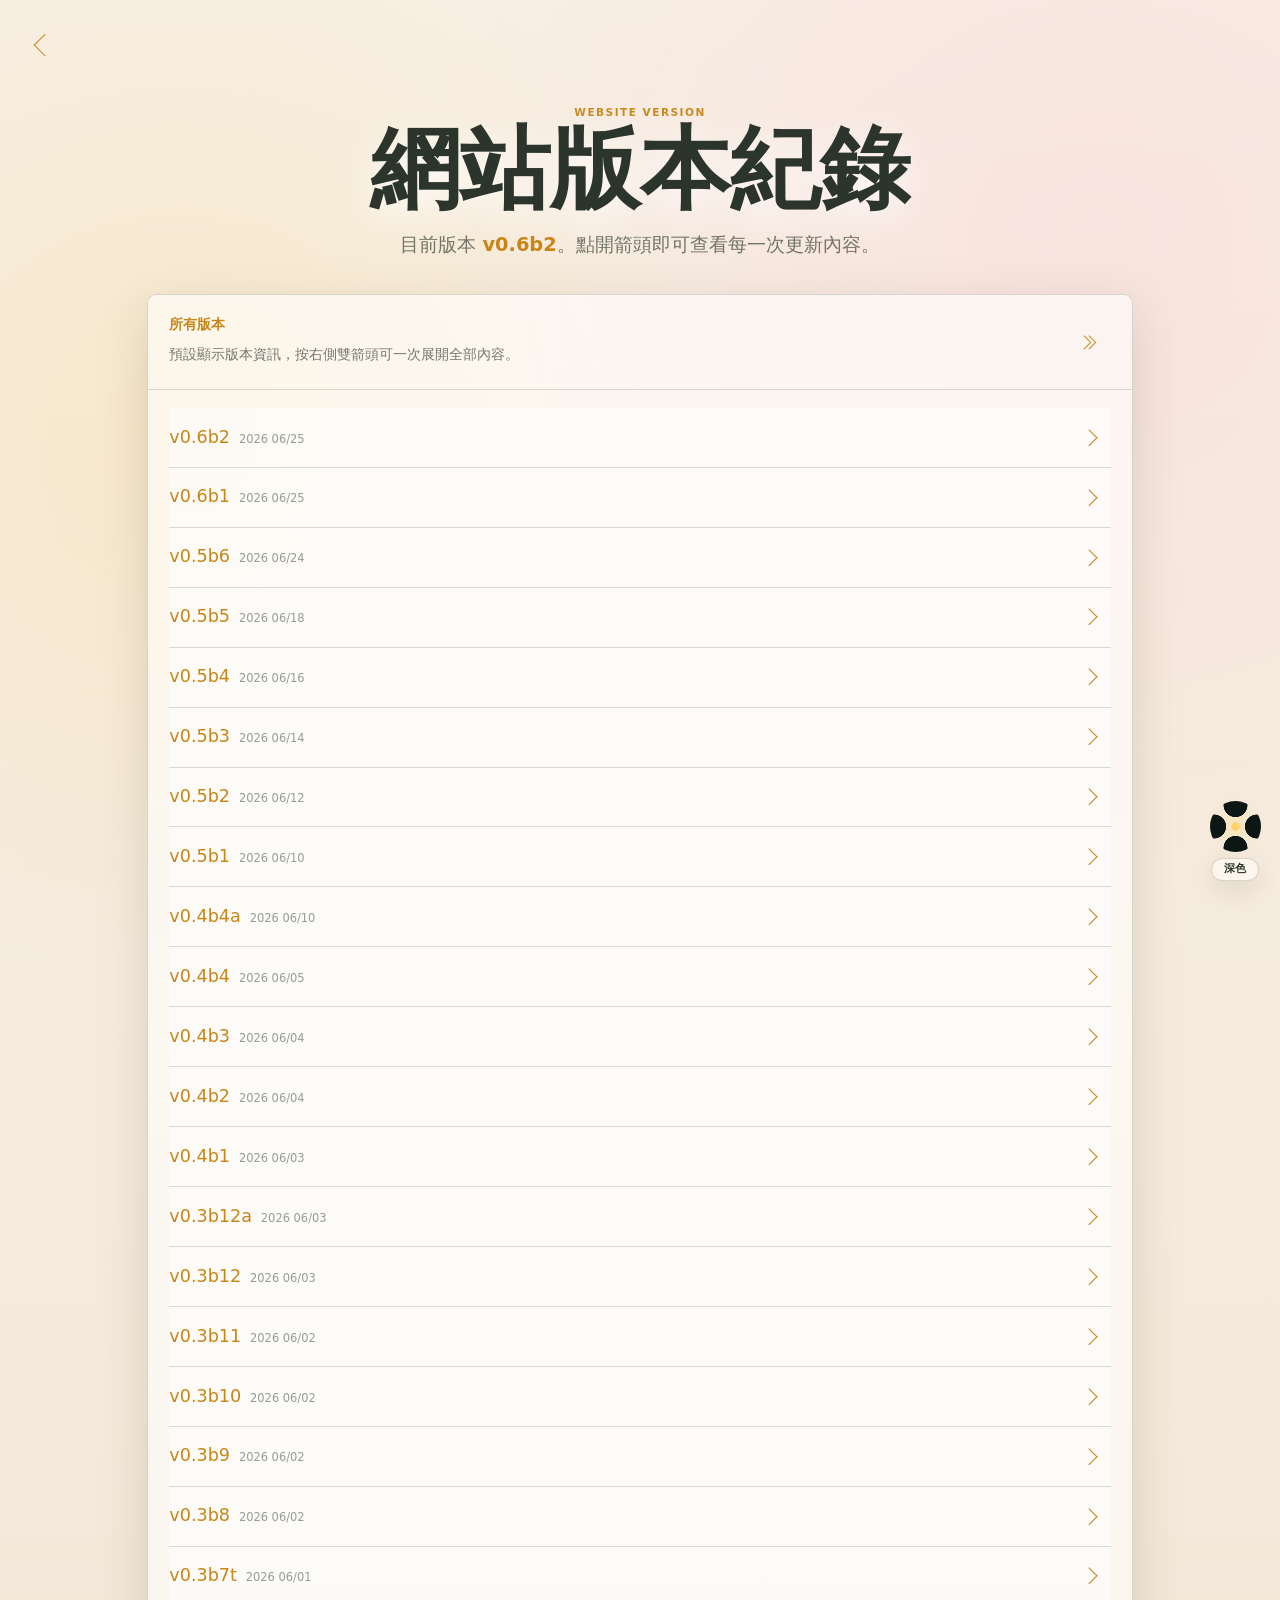
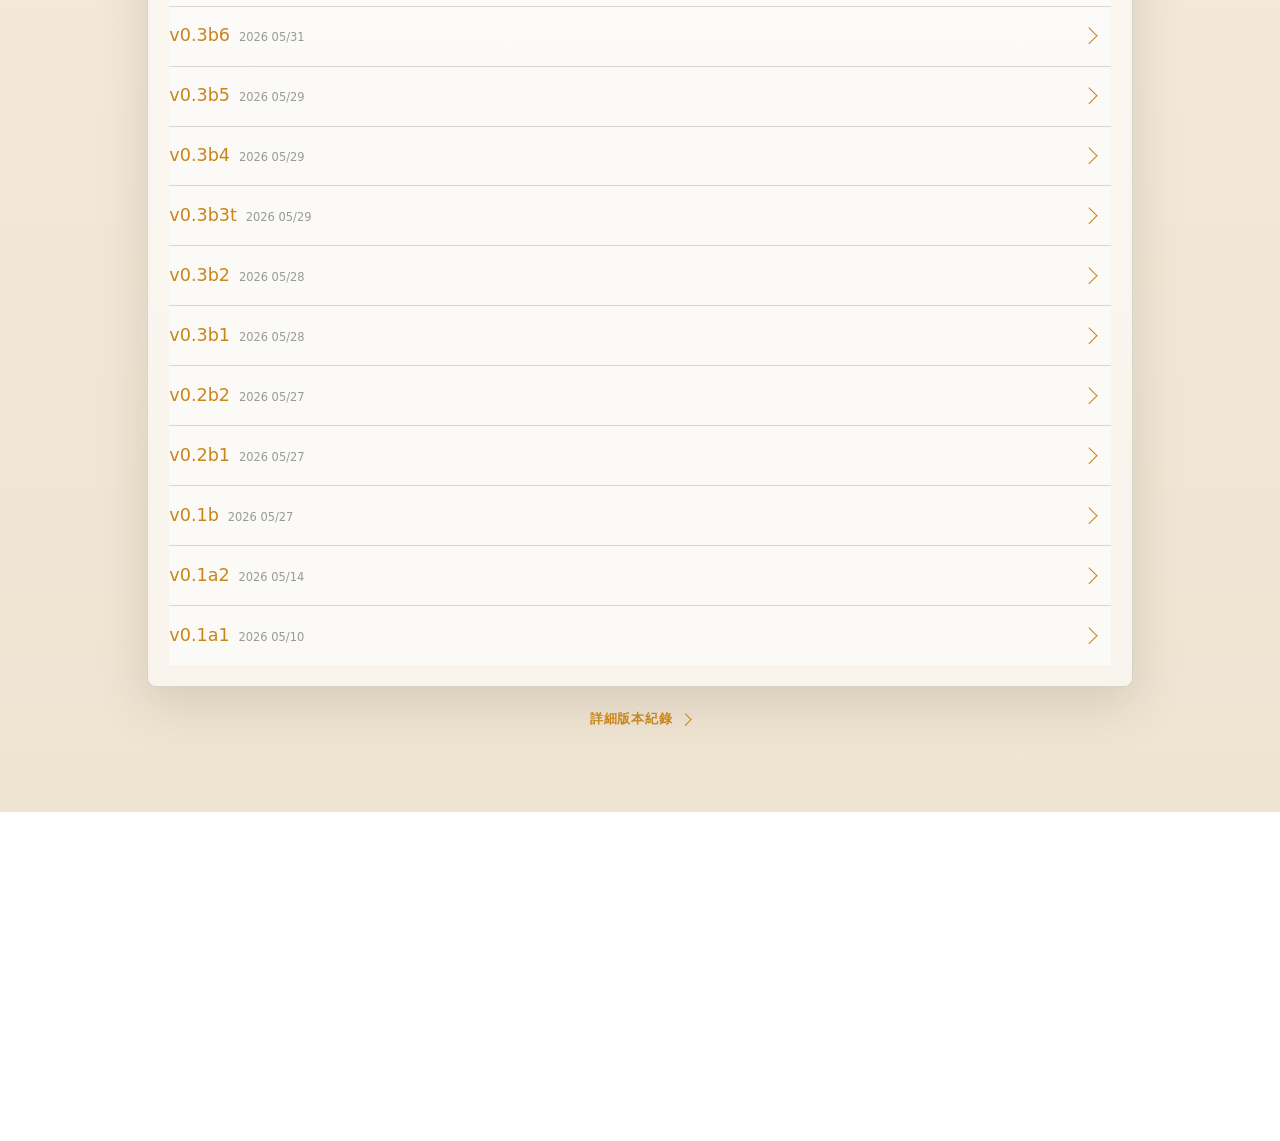
<file: version.html>
<!DOCTYPE html>
<html lang="zh-Hant">
  <head>
    <script type="text/javascript">
    (function(c,l,a,r,i,t,y){
        c[a]=c[a]||function(){(c[a].q=c[a].q||[]).push(arguments)};
        t=l.createElement(r);t.async=1;t.src="https://www.clarity.ms/tag/"+i;
        y=l.getElementsByTagName(r)[0];y.parentNode.insertBefore(t,y);
    })(window, document, "clarity", "script", "x4n1hvvvhy");
</script>
    <!-- Google tag (gtag.js) -->
<script async src="https://www.googletagmanager.com/gtag/js?id=G-SZGV340QNG"></script>
<script>
  window.dataLayer = window.dataLayer || [];
  function gtag(){dataLayer.push(arguments);}
  gtag('js', new Date());

  gtag('config', 'G-SZGV340QNG');
</script>
    <meta charset="UTF-8" />
    <meta name="viewport" content="width=device-width, initial-scale=1.0" />
    <meta name="theme-color" content="#f6efe4" />
    <title>網站版本紀錄｜Secret Garden</title>
    <link rel="icon" type="image/png" href="assets/favicon-secret-garden-max.png?v=20260603-01" />
    <link rel="stylesheet" href="styles.css?v=20260625-06b2-1" />
  </head>
  <body class="version-page" data-theme="light">
    <div class="ambient-layer" aria-hidden="true">
      <canvas id="petal-canvas"></canvas>
    </div>

    <a class="version-back-link" id="version-back-link" href="index.html#version-archive" aria-label="關閉版本紀錄並回到秘密花園主網站">
      <span aria-hidden="true"></span>
    </a>

    <main class="version-page-main">
      <section class="version-page-hero" aria-labelledby="version-page-title">
        <p class="eyebrow">Website Version</p>
        <h1 id="version-page-title">網站版本紀錄</h1>
        <p>目前版本 <strong>v0.6b2</strong>。點開箭頭即可查看每一次更新內容。</p>
      </section>

      <section class="version-archive version-page-archive is-open" id="version-page-archive" aria-label="網站版本紀錄">
        <div class="version-toggle">
          <div class="version-summary version-page-summary">
            <span>
              <strong>所有版本</strong>
              <small>預設顯示版本資訊，按右側雙箭頭可一次展開全部內容。</small>
            </span>
          </div>
          <div class="version-actions" aria-label="版本內容顯示模式">
            <button class="version-arrow version-all-toggle" id="version-page-all-toggle" type="button" aria-expanded="false" aria-label="展開所有版本內容">
              <i aria-hidden="true"></i>
              <i aria-hidden="true"></i>
            </button>
          </div>
        </div>
        <div class="version-panel" id="version-page-panel">
          <div class="version-panel-inner timeline version-page-list">
            <article class="version-item"><div class="version-item-heading"><h3>v0.6b2</h3><time class="version-item-date">2026 06/25</time></div><p>- 暫時移除複雜的音效控制播放引擎，專輯聆聽回到單一音樂檔案播放，避免 Music SFX、Ambience 與同步等待流程造成播放卡死。

                    - 專輯曲目改讀取 assets/audio/Music 中的完整音樂檔；花朵綻放音效保留使用 assets/audio/Bloom 中的音檔。

                    - 保留專輯播放、播放次數、本機音檔、計時器、循環與隨機播放等主要功能，音效控制器入口暫時停用。

                    - 修復 v0.6b2 首版開花音效消失的問題，花朵綻放現在會重新直接播放 Bloom 資料夾中的對應音效。
                  </p></article>
            <article class="version-item"><div class="version-item-heading"><h3>v0.6b1</h3><time class="version-item-date">2026 06/25</time></div><p>- 重構聯網音訊預載策略，停止首頁同時載入九條循環 Ambience，避免與使用者實際點播的音樂及 Music SFX 搶占頻寬。

                    - 背景預載只負責暖機瀏覽器快取，正式播放使用獨立音訊元素；系統優先循序準備小型開花音效與目前曲目，其餘專輯音檔改為播放後按需準備。

                    - 全面檢查 320px 與 390px 手機版排版，補強底部導覽、八色入口、工具列、播放器、曲目卡與協力人員區域的空間和觸控尺寸。

                    - 手機版音效控制器改為雙欄卡片排列，每軌將名稱、控制按鈕與音量推桿分層顯示，在小尺寸螢幕上仍不重疊或產生水平捲動。

                    - 修正聯網播放時開花音效、主音樂與 Music SFX 可能因預載流程互相取消而卡死的問題；同步調整手機版種花模式切換、留言檢視與草原捲動手勢。
                  </p></article>
            <article class="version-item"><div class="version-item-heading"><h3>v0.5b6</h3><time class="version-item-date">2026 06/24</time></div><p>- 更新專輯循環、單曲循環與隨機播放圖示，新增專輯不循環模式與整輪不重複的隨機播放佇列。

                    - 新增多檔本機音樂播放清單，可拖曳排序、點擊播放或刪除；本機曲目會排在原專輯曲目前方。

                    - 新增 1 至 280 分鐘播放計時器，倒數完成後會自動停止音樂、Music SFX 與循環音效。

                    - 調整循環音效開關：音樂與 Music SFX 暫停且沒有其他循環音效時，開關會同步顯示暫停；再次開啟可暫時播放目前 Music SFX 軌道所對應的循環音效，恢復音樂後會從原暫停時間切回 Music SFX。

                    - 將計時器與匯入本機音檔移至音效控制按鈕同一列，本機播放清單則移至十首專輯曲目下方。

                    - 修正快速切歌時舊曲目 Music SFX 可能殘留播放的問題；調整專輯工具列與長曲名排版，並將大播放器左側替換為 Secret Garden Vol. I 正式專輯封面。

                    - 重新整理正方形封面下的大播放器上下構圖，縮短進度條並精簡計時器／本機音檔工具列；Mixer 新增反映最終混音輸出的雙聲道 Master Meter 與 0 dB 過載警示。

                    - 留言花園檢視新增花朵色號；完善 Mixer 軌道圖示、純音樂 0 dB 上限、迷你播放器過載提示與長曲名捲動，並修復淺色模式文字、Mixer 底色與曲名裁切問題；園丁區新增依職務分類的協力人員名單。

                    - 主播放器的循環音效摘要改用真正的音效圖片圖示；互動引導名單固定為單列排列，窄螢幕可水平滑動且不會與頭像重疊。

                    - Master Meter 依 -10、-3 與 0 dB 分段顯示綠黃紅警示；循環音效摘要改為純圖示，並修正淺色 Mixer 推桿、Meter 刻度與新版音效開關圖示。
                  </p></article>
            <article class="version-item"><div class="version-item-heading"><h3>v0.5b5</h3><time class="version-item-date">2026 06/18</time></div><p>- 「專輯聆聽」新增可展開的音效控制器，將播放系統拆分為純音樂、Music SFX 與循環 Ambience 音效。

                    - 八色曲目改讀取 assets/audio/Album 中的純音樂，並在播放時同步啟動對應的 Music SFX；Blue 與 Gray 會同時播放兩條對應 SFX，Indigo 則維持純音樂播放。

                    - 新增九種 Ambience 軌道與一條 Music 控制軌，可調整 Mute、Solo、dB 推桿與音樂獨立暫停；使用者也可以選擇本機音檔，暫時把網站作為播放器使用。

                    - 補強播放控制：新增音效獨立按鈕、專輯循環／單曲循環／隨機播放模式、上一首按鍵重播邏輯，並讓 EQ 顯示跟隨實際混音後的音量與頻率。

                    - 修正花朵綻放音效與循環音效控制的播放狀態，避免開花後播放器卡在綻放音效顯示，並讓調整 Ambience 音量時不再重新淡入。

                    - 修正部分曲目或循環音效偶爾無聲、延遲很久才出聲的問題，讓音訊在使用者操作當下先送出播放請求，再由瀏覽器處理緩衝。

                    - 修正靜音時 EQ 仍自動波動，以及調整 Ambience 音量、Mute、Solo 時不應重新淡入或自行啟動的問題。

                    - 讓 Ambience 音量與 Solo 調整不再中斷音檔播放，並新增 Mixer 預設／自訂狀態切換按鈕。

                    - 將音效按鈕改為同時控制 Music SFX 與循環 Ambience；暫停音效時 Music SFX 會改為靜音而不停止播放，避免與音樂時間軸錯開。

                    - Music SFX 軌道新增暫停按鈕；音樂暫停時可讓對應軌道暫時改播循環音效，音樂恢復後會回到原 Music SFX 時間點。

                    - 本機音檔也會在網站內計算播放次數，長檔名會自動捲動顯示；同時將隨機播放與循環模式拆成兩個小型無框按鈕。

                    - 優化專輯音訊讀取與同步起播，讓音樂與 Music SFX 等待同一組音檔 ready 後一起播放；等待時會顯示「正在讀取網站」與花朵生長動畫。

                    - 讀取音樂時新增略過按鈕、今日花語提示與隨機花瓣讀取動畫，並加入隱藏式 Console Log 供後續追蹤音訊流程。

                    - 已成功預載的音檔在快速切歌時改為靜默等待同步，不再重複顯示讀取頁；讀取花則改為與花朵綻放一致的八瓣單色造型。

                    - 循環音效尚未 ready 時會在該軌音量位置顯示讀取轉圈，並修正總音樂恢復後 Music SFX 暫停狀態未同步消失的問題。

                    - 修正循環音效偶發顯示已啟用卻無聲的問題，清除殘留音量排程，並加入播放進度監測與自動恢復機制。
                  </p></article>
            <article class="version-item"><div class="version-item-heading"><h3>v0.5b4</h3><time class="version-item-date">2026 06/16</time></div><p>- 新增了「花朵綻放」八色花朵的獨立網址入口，可使用 #red_bloom、#orange_bloom、#yellow_bloom、#green_bloom、#blue_bloom、#indigo_bloom、#purple_bloom、#violet_bloom、#gray_bloom 直接進入對應花色。

                    - 為符合行動瀏覽器的音訊播放限制，深連結不會立刻自動開花，而是先顯示「歡迎來到秘密花園」與「進入花園」按鈕；訪客點擊「進入花園」後，會直接播放對應顏色的開花音效、音樂與綻放動畫，不需要再選擇顏色。

                    - 新增了新的花朵「Hope Flower」，它預設為隱藏，使用者可探索讓「希望」開花的方式，並增加了與「Hope Flower」相關的資訊及互動。
                    - 在「花朵綻放」種子列新增「回到入口」按鈕，可從已進入或已綻放狀態回到「歡迎來到秘密花園」與「進入花園」頁面。
                    - 修正專輯換歌同步「花朵綻放」時動畫沒有重播的問題，並調整右下角小花卡在退場動畫後才更換內容。
                    - 修正手機版底部導覽列在八個項目時的排列，恢復為上四個、下四個的雙行布局。
                    - 修正了「專輯聆聽」中，曲目卡的花朵背景顯示問題。
                  </p></article>
            <article class="version-item"><div class="version-item-heading"><h3>v0.5b3</h3><time class="version-item-date">2026 06/14</time></div><p>- 新增「專輯聆聽」各曲目的獨立播放次數統計，訪客播放任一曲目滿 10 秒後，網站才會替該曲目增加一次播放次，播放次數放在音樂控制器右上角。

                    - 優化了「專輯聆聽」中的曲目卡顯示。
                  </p></article>
            <article class="version-item"><div class="version-item-heading"><h3>v0.5b2</h3><time class="version-item-date">2026 06/12</time></div><p>- 將「留言板」整合進「種下一些花」區域，新增「種花／留言花園」雙模式切換，並且將顯示預設為「留言花園」。原本的種花功能維持原狀，留言花園則變成一塊可縮放、可瀏覽、可種下留言花的大草原。使用者若要種花則需要留下今天的一句話，或是任何文字。並且可以自訂（或隨機）留言花朵的顏色，選定留言花朵種植位置後，即可將留言公開。使用者亦可以在花園內瀏覽其他人的留言，但無法擅自刪除留言（包括自己留下的）。

                    - 留言內容限制提高為 1 至 500 字，新增選填的 20 字心情欄位。
                  </p></article>
            <article class="version-item"><div class="version-item-heading"><h3>v0.5b1</h3><time class="version-item-date">2026 06/10</time></div><p>- 新增「留言板」功能區，位置放在「花語圖鑑卡」之後、「花園的園丁們」之前，讓訪客可以在秘密花園中留下 1 至 200 字的留言，也能瀏覽其他使用者留下的內容。

                    - 導覽列新增 Messages 入口，桌機與行動裝置版都可直接跳轉至留言板；手機版導覽列同步調整為可容納新增項目的兩排行動排版。
                    - 串接 Supabase 作為留言儲存端，達成雲端儲存/讀取最近留言、送出新留言與手動重新整理留言列表。留言板具有狀態提示、字數計數、送出中狀態與錯誤訊息，若資料表或權限尚未設定完成，使用者會看到明確的送出或讀取失敗提示。桌機版採左右雙欄，行動裝置版改為上下排列，並讓留言內容保留使用者輸入的換行與自然斷行。
                  </p></article>
             <article class="version-item"><div class="version-item-heading"><h3>v0.4b4a</h3><time class="version-item-date">2026 06/10</time></div><p>- 將「專輯聆聽」更名為「專輯試聽」
                   - 將歌曲「Secret Flower（勿忘我）」更名為「Hope Flower（希望之花）」
                   - 修正了「活動紀錄」中的一些資訊錯誤。
                  </p></article>
            <article class="version-item"><div class="version-item-heading"><h3>v0.4b4</h3><time class="version-item-date">2026 06/05</time></div><p>- 微調行動裝置版右下角深淺色切換小花的位置，讓它更靠近底部，同時保留與底部導覽列之間的安全距離。
                    - 修正手機捲動頁面時，瀏覽器網址列收合與展開造成視窗高度連續變化，進而使落下花瓣被反覆重建、看起來高速亂飛的問題。
                    - 修正「專輯聆聽」區，曲目卡與相關卡片中文字靠近邊界時可能被裁切的問題。
                    - 優化「種下一些花」放大／縮小按鈕的縮小狀態圖示，讓雙箭頭距離更清楚；並修正手機版從首頁八色花入口跳到「花朵綻放」時定位太高、較難看見互動框下半部的問題。

                    - 優化手機版中「花朵綻放」的互動區域排版。
                    - 微調手機版首頁八色小花跳轉至「花朵綻放」時的捲動位置。
                    - 調整「活動紀錄」中的網站版本入口位置，將傳送門移至今日花語卡片下方，改為無框文字樣式，點擊文字、版本號或箭頭都會以新分頁開啟 version.html。

                    - 擴充「種下一些花」舞台的可種植範圍，讓原先上方空白區也可以被點擊並種下花朵。
                    - 手機版「種下一些花」區域整體再縮小約 20%，讓種花舞台在直式螢幕中更容易一次看清楚。
                    - 在 version.html 底部新增「詳細版本紀錄」入口，可直接前往完整更新日誌。
                    - 網站已開啟後台分析與使用者互動收集。
                  </p></article>
            <article class="version-item"><div class="version-item-heading"><h3>v0.4b3</h3><time class="version-item-date">2026 06/04</time></div><p>- 針對行動裝置版進行第三次排版優化：提高右上角迷你音樂控制器與底部導覽列的不透明度，降低與背景文字互相干擾的狀況。

                    - 修正「花朵綻放」中彩色花與綻放花朵在不同比例螢幕中的位移與解體問題，讓花瓣、花蕊與莖以整體方式縮放與排列。

                    - 調整手機版「花朵綻放」中的花語卡尺寸、置中位置與種子選取外框距離。
                    - 精簡手機版深淺色切換按鈕標籤。
                    - 新增了「種下一些花」中的種花區域放大按鈕。
                    - 調整淺色模式中「今日花語」祝福文字顏色，使其與標題色一致。
                  </p></article>
            <article class="version-item"><div class="version-item-heading"><h3>v0.4b2</h3><time class="version-item-date">2026 06/04</time></div><p>- 針對行動裝置版進行第二次排版優化：首頁八色花、花朵綻放、線上花園、專輯聆聽、花語圖鑑、活動紀錄與聯絡按鈕皆調整為更適合手機直式螢幕的顯示方式。

                    - 修正手機播放器圖示、迷你播放器開關與自動收合邏輯，並停用快速雙擊縮放。
                    - 調整行動版網站版本紀錄收合時的回捲位置，使畫面回到版本紀錄欄位。

                    - 已知問題：在某些頁面中仍然能進行雙擊縮放。
                  </p></article>
            <article class="version-item"><div class="version-item-heading"><h3>v0.4b1</h3><time class="version-item-date">2026 06/03</time></div><p>- 針對行動裝置版進行第一次排版優化。
                  </p></article>
            <article class="version-item"><div class="version-item-heading"><h3>v0.3b12a</h3><time class="version-item-date">2026 06/03</time></div><p>- 修改了「活動紀錄」為只透過右側箭頭展開，並新增關閉狀態專用簡介文字。
                    - 將今日花語改為僅有隨機顯示，並將隨機按鍵改為單一白色循環箭頭按鈕。
                    - 將活動紀錄翻頁動畫延長至 0.80 秒，並讓最後一頁提示文字也套用相同滑入動畫。
                  </p></article>
            <article class="version-item"><div class="version-item-heading"><h3>v0.3b12</h3><time class="version-item-date">2026 06/03</time></div><p>- 新增了「活動紀錄」中，今日花語的可互動式功能，包括更換花語祝福，及隨機挑選一句祝福功能。

                    - 優化了「活動紀錄」中，今日花語在深色模式下的標題顏色。
                    - 修改了「活動紀錄」中，已完成和即將到來的事項。
                    - 將「活動紀錄」中的各文章區塊改為下拉式選單，關閉時只顯示標題與第一行摘要，展開後顯示全文。

                    - 固定「今日花語」高度，優化活動紀錄下拉式欄位、展開間距與排序定位。
                    - 新增了「專輯聆聽」中，「紫」的完整樂曲。
                  </p></article>
            <article class="version-item"><div class="version-item-heading"><h3>v0.3b11</h3><time class="version-item-date">2026 06/02</time></div><p>- 優化了非 Chrome 瀏覽器中的動畫效能，降低右下角深淺色切換小花與頁面轉跳時的卡頓。

                    - 修正了花瓣背景動畫在非 Chrome 瀏覽器中造成的更新頻率與渲染負擔。
                    - 降低初始音訊預載量，優化網站初次載入速度。
                    - 修正非 Chrome 瀏覽器中，深淺色切換動畫卡頓，以及「合作與聯絡」區域的四顆按鈕異常位移的問題。</p></article>
            <article class="version-item"><div class="version-item-heading"><h3>v0.3b10</h3><time class="version-item-date">2026 06/02</time></div><p>- 優化了「專輯聆聽」中的 EQ 運作邏輯，讓顯示更容易閱讀。
                    - 優化了「專輯聆聽」中，EQ 的備援判斷邏輯。
                    - 優化了「專輯聆聽」中，EQ 的顯示方式。
                    - 修正了音樂音量較小時，EQ 會錯誤切換為備援假波動的問題。
                    - 修正了「背景音樂控制器」的樂曲名稱顯示問題。
                    - 修正了「專輯聆聽」中，EQ 在「Welcome to the Secret Garden」播放時的顯示問題。
                    
                    - 修正了Windows版中，種子游標的錯誤靈敏度問題。
                    </p></article>
            <article class="version-item"><div class="version-item-heading"><h3>v0.3b9</h3><time class="version-item-date">2026 06/02</time></div><p>- 優化了網站讀取速度。
                    - 優化了音樂「紫」的音量平衡。
                    - 修正了「活動紀錄」關於當前版本號在下拉式選單進行收合後會異常顯示的錯誤
                    - 將網站從「netlify.com」遷至「github.io」。</p></article>
            <article class="version-item"><div class="version-item-heading"><h3>v0.3b8</h3><time class="version-item-date">2026 06/02</time></div><p>- 修正了音樂播放系統的癱瘓錯誤。
                    - 新增了「活動紀錄」中，顯示當前版本與版本歷史的下拉式選單。</p></article>
            <article class="version-item"><div class="version-item-heading"><h3>v0.3b7t</h3><time class="version-item-date">2026 06/01</time></div><p>- 優化了「專輯聆聽」中的EQ運作邏輯，讓顯示更容易閱讀。
                    - 優化了「專輯聆聽」中，每首樂曲之間的音量平衡。
                    - 新增了「專輯聆聽」中，「紫」的樂曲，此為測試文件，尚未完成。

                    - 已知問題：音樂播放系統癱瘓。
                  </p></article>
            <article class="version-item"><div class="version-item-heading"><h3>v0.3b6</h3><time class="version-item-date">2026 05/31</time></div><p>- 新增了主頁中的 Logo 顯示。
                    - 優化了右上角回到首頁按鈕的顯示，將 Logo 替換為秘密花園之Logo，並改在主頁時顯示「Welcome」、在其他頁顯示「Secret Garden」。

                    - 新增了游標的顯示，將網站內游標改為顏色種子，當游標進入可互動區域後會發芽。

                    - 優化了網站內的文字敘述。
                    - 將「開花體驗」更名為「花朵綻放」
                    - 優化了「花朵綻放（開花體驗）」的彩色花朵顯示方式。
                    - 將「花朵綻放（開花體驗）」的播放系統與「專輯聆聽」的播放系統整合。
                    - 新增了「花朵綻放（開花體驗）」中，「藍、靛、紫、灰」的開花音效。
                    - 修正了「種下一些花」中的「Gray」顏色，改為「#acbe9a」。
                    - 優化了「專輯聆聽」中的項目，包含：新增作曲家的英文藝名、調整樂曲選擇的佈局、將EQ改至「正在播放」區域、修正了樂曲進度條在淺色模式下的顯示錯誤。

                    - 優化了「花園的園丁們」之排版顯示。
                    - 優化了「背景音樂控制器」中，「轉跳至專輯聆聽」的按鈕位置與顯示，以及修正「背景音樂控制器」為永恆顯示。
                  </p></article>
            <article class="version-item"><div class="version-item-heading"><h3>v0.3b5</h3><time class="version-item-date">2026 05/29</time></div><p>- 修正了「開花體驗」的顯示，將彩色花瓣被說明文字蓋過的問題解決，並把花蕊與花瓣錯位的問題解決。

                    - 將「開花體驗」中的八色種子位置改為置中。
                    - 新增了「開花體驗」中，右下角花語小卡連結至「花語圖鑑卡」的功能。
                  </p></article>
            <article class="version-item"><div class="version-item-heading"><h3>v0.3b4</h3><time class="version-item-date">2026 05/29</time></div><p>- 修正了「專輯聆聽」中，樂曲選擇的花朵背景圖片顯示問題。
                    - 優化了「專輯聆聽」中的播放事件。將暫停時的淡出時長縮減 30%，並加入繼續播放時淡入、切換歌曲時淡出。

                    - 優化了「背景音樂控制器」操作提示的水平位置，以及行為模式。
                  </p></article>
            <article class="version-item"><div class="version-item-heading"><h3>v0.3b3t</h3><time class="version-item-date">2026 05/29</time></div><p>- 修正了「專輯聆聽」中，EQ動態的顯示問題。
                    - 修正了「背景音樂控制器」操作提示的顯示問題。
                   
                    - 已知問題：「專輯聆聽」中的樂曲選擇圖片背景出現顯示問題。
                  </p></article>
            <article class="version-item"><div class="version-item-heading"><h3>v0.3b2</h3><time class="version-item-date">2026 05/28</time></div><p>- 縮減網頁佈局至80%。
                    - 將主頁的「Enter the Garden」按鈕從原先導向「種下一些花」改為導向至「開花體驗」。

                    - 新增了「專輯聆聽」中每首音樂的背景圖片，圖片為「花語圖鑑卡」中對應該色的花朵，並把播放中動畫改為EQ動態顯示。

                    - 優化了「背景音樂控制器」，將音樂控制功能整合進彈出式互動控制器，並在控制器中新增「轉跳至專輯聆聽」之按鈕，並增加了「背景音樂控制器」的操作提示。

                    - 補上了「聯絡方式」中的「Instagram」及「YouTube」連結功能。
                    - 優化了「深淺模式切換花朵」的點擊動畫。
                    - 新增了「深淺模式切換花朵」的待機動畫。
                  </p></article>
            <article class="version-item"><div class="version-item-heading"><h3>v0.3b1</h3><time class="version-item-date">2026 05/28</time></div><p>- 優化主頁副標題之顯示方式。並且把主頁下方的八色花色號校準至與小花卡色號一致。

                    - 將「開花網站」回歸於此新網站，該區域在「關於秘密花園」下方，並命名為「開花體驗」，使用者可以選擇一種顏色來讓其綻放成一朵花，並搭配相應的開花音效 與顏色音樂。此版本缺少「藍、靛、紫、灰」的開花音效，以「紅、橙、黃、綠」之開花音效暫時代替，並且已有「藍、靛、灰」之顏色音樂、缺少「紫」。「開花體驗」的播放系統為單獨控制，由該區右上角的按鈕控制音樂的播放/停止。

                    - 將「線上花園入口」更名為「種下一些花」，並把該區的八色名稱更改為與「小花卡圖鑑」區域相同，並將「Blooming Now」改為「Blooming」。

                    - 將「音樂/專輯宇宙」區域更名為「專輯聆聽」，並導入10首音樂的播放控制，包含上一首、下一首、暫停/播放，及播放進度條，也加入作曲者、曲目時長、曲目編號及播放中動畫等。

                    - 將「背景音樂」功能接上專輯聆聽播放系統，於右上角區域控制上一首、下一首、暫停/播放。此系統獨立於「開花體驗」的播放系統。

                    - 將「小花卡圖鑑」更名為「花語圖鑑卡」，並將「Gray｜灰」的色號從「#7f877d」改為「#acbe9a」。

                    - 將「團隊與園丁們」更名為「花園的園丁們」，並且加上了成員照片、職位、其餘資訊等等。

                    - 將「合作與聯絡」中的「Email」按鈕連線至秘密花園信箱，供使用者聯絡我們。

                    - 此版本為2026 05/28創意專案簡報使用之網站版本。</p></article>
            <article class="version-item"><div class="version-item-heading"><h3>v0.2b2</h3><time class="version-item-date">2026 05/27</time></div><p>- 新增「淺色模式」，使用者可於右下角的花朵切換 深色/淺色模式。</p></article>
            <article class="version-item"><div class="version-item-heading"><h3>v0.2b1</h3><time class="version-item-date">2026 05/27</time></div><p>- 將小花卡圖鑑更新為8張：紅 山茶花、橙 金盞花、黃 向日葵、綠 鈴蘭、藍 藍繡球、靛 鳶尾、紫 薰衣草、灰 銀葉菊。分別對應八色音樂。點擊可以翻開該花卡，再次點即可關閉，右上角按鈕可一次翻開/關閉所有花卡。</p></article>
            <article class="version-item"><div class="version-item-heading"><h3>v0.1b</h3><time class="version-item-date">2026 05/27</time></div><p>- 網站建立。旨在將「秘密花園」計畫以線上平台呈現。頁面共分為八區：主頁，展示計畫名稱、簡介等；「關於秘密花園」，展示核心理念與專案起源；「線上花園入口」，透過點擊並開花來讓使用者與網站互動；「音樂/專輯宇宙」，聆聽專輯的初始樣板；「小花卡圖鑑」，為展示花語及顏色的測試區域；「團隊與園丁們」，預留團隊核心人員之資料顯示區；「活動紀錄」，為秘密花園之活動進度顯示區；「合作與聯絡」，為聯絡資訊與連結導向預備區。並預留背景音樂播放功能於右上角

                    - Beta測試版由陳映里修改及提供。
                  </p></article>
            <article class="version-item"><div class="version-item-heading"><h3>v0.1a2</h3><time class="version-item-date">2026 05/14</time></div><p>網站前身，為「開花網站」，基於v0.1a1進行新增與修改：
                    - 將進入花園前的八色種子改為八色花瓣的花朵。

                    - 新增花朵綻放時播放相應之開花音效、顏色音樂，此版本只有「紅、橙、黃、綠」具有音效及音樂，「藍、靛、紫、灰」的音效與音樂尚未加入。並且在每個花朵的右下方加入花語圖卡。
                  </p></article>
            <article class="version-item"><div class="version-item-heading"><h3>v0.1a1</h3><time class="version-item-date">2026 05/10</time></div><p>網站前身，為「開花網站」，進入花園前有八色種子出現，並以8種顏色的種子綻放成花作為特色，在此版本中會播放專輯第一首歌曲「Welcome to the Secret Garden」作為背景音樂，並且每個不同顏色的種子會有不同的祝福語。

                    - Alpha測試版由李岳鴒修改及提供。
                  </p></article>
          </div>
        </div>
      </section>
      <a class="version-detail-link" href="更新日誌/更新日誌.html">
        <span>詳細版本紀錄</span>
        <i aria-hidden="true"></i>
      </a>
    </main>

    <div class="theme-toggle" aria-label="Theme switcher">
      <button class="theme-toggle-button" id="theme-toggle" type="button" aria-label="切換到深色主題">
        <span class="theme-flower-visual" aria-hidden="true"></span>
      </button>
      <span class="theme-toggle-label" id="theme-toggle-label">深色</span>
    </div>

    <script src="version-page.js?v=20260606-01"></script>
  </body>
</html>
</file>
<file: styles.css>
:root {
  --ink: #fff8ec;
  --muted: rgba(255, 248, 236, 0.72);
  --night: #07110f;
  --moss: #132a21;
  --gold: #ffd166;
  --rose: #ff7a90;
  --aqua: #4d96ff;
  --violet: #9b5de5;
  --line: rgba(255, 248, 236, 0.18);
  --glass: rgba(9, 24, 20, 0.56);
  --shadow: 0 22px 70px rgba(0, 0, 0, 0.32);
  --panel: rgba(255, 248, 236, 0.07);
  --hero-image: url("assets/secret-garden-hero.png");
  --hero-ink: #fff8ec;
  --theme-flower-petal: #fff7e8;
  --theme-flower-center: #e5b35b;
  --theme-flower-stem: #8fa780;
  --tooltip-bg: rgba(255, 248, 236, 0.92);
  --tooltip-ink: #102019;
  --theme-wash-a: rgba(255, 209, 102, 0.22);
  --theme-wash-b: rgba(78, 205, 196, 0.2);
}

* {
  box-sizing: border-box;
}

html {
  scroll-behavior: smooth;
  overflow-anchor: none;
}

body {
  margin: 0;
  color: rgba(255, 248, 236, 0.96);
  background: var(--night);
  font-family: "Inter", "Noto Serif TC", system-ui, sans-serif;
  overflow-x: hidden;
  transition: background 360ms ease, color 360ms ease;
}

html.custom-cursor-enabled,
html.custom-cursor-enabled *,
html.custom-cursor-enabled *::before,
html.custom-cursor-enabled *::after {
  cursor: none !important;
}

html.windows-custom-cursor,
html.windows-custom-cursor *,
html.windows-custom-cursor *::before,
html.windows-custom-cursor *::after {
  cursor: var(--windows-cursor, auto) !important;
}

html.windows-custom-cursor.cursor-interactive,
html.windows-custom-cursor.cursor-interactive *,
html.windows-custom-cursor.cursor-interactive *::before,
html.windows-custom-cursor.cursor-interactive *::after {
  cursor: var(--windows-cursor-sprout, var(--windows-cursor, auto)) !important;
}

html.windows-custom-cursor.cursor-pressing,
html.windows-custom-cursor.cursor-pressing *,
html.windows-custom-cursor.cursor-pressing *::before,
html.windows-custom-cursor.cursor-pressing *::after {
  cursor: var(--windows-cursor-press, var(--windows-cursor, auto)) !important;
}

body.theme-shifting::before,
body.theme-shifting::after {
  content: "";
  position: fixed;
  inset: 0;
  z-index: 72;
  pointer-events: none;
}

body.theme-shifting::before {
  background:
    radial-gradient(circle at 32% 42%, var(--theme-wash-a), transparent 34%),
    radial-gradient(circle at 68% 58%, var(--theme-wash-b), transparent 38%),
    rgba(255, 255, 255, 0.12);
  animation: theme-wash-in 680ms ease both;
}

body.theme-shifting::after {
  background:
    radial-gradient(circle at 70% 48%, rgba(7, 17, 15, 0.22), transparent 34%),
    radial-gradient(circle at 28% 62%, rgba(255, 248, 236, 0.2), transparent 42%);
  mix-blend-mode: soft-light;
  animation: theme-wash-out 680ms ease both;
}

html.performance-lite body.theme-shifting::before {
  background: color-mix(in srgb, var(--night), transparent 62%);
  animation: theme-lite-fade 360ms ease both;
  transform: translateZ(0);
}

html.performance-lite body.theme-shifting::after {
  content: none;
}

body[data-theme="light"] {
  --ink: #2f382f;
  --muted: rgba(63, 70, 58, 0.72);
  --night: #fbf4ea;
  --moss: #eff1df;
  --gold: #c88619;
  --rose: #d7797f;
  --aqua: #699a86;
  --violet: #8a74b9;
  --line: rgba(71, 83, 63, 0.2);
  --glass: rgba(255, 250, 243, 0.72);
  --shadow: 0 18px 56px rgba(95, 79, 55, 0.18);
  --panel: rgba(255, 255, 255, 0.58);
  --hero-image: url("assets/light-garden-bg.jpg");
  --hero-ink: #2b352c;
  --theme-flower-petal: #0c1713;
  --theme-flower-center: #ffd166;
  --theme-flower-stem: #253d34;
  --tooltip-bg: rgba(255, 251, 246, 0.86);
  --tooltip-ink: #263328;
  --theme-wash-a: rgba(255, 249, 241, 0.84);
  --theme-wash-b: rgba(215, 121, 127, 0.18);
  color: var(--ink);
}

body.sound-on .sound-bars i {
  animation-play-state: running;
}

@keyframes theme-wash-in {
  0% {
    opacity: 0;
    transform: scale(0.98);
  }
  38% {
    opacity: 0.9;
  }
  100% {
    opacity: 0;
    transform: scale(1.04);
  }
}

@keyframes theme-wash-out {
  0% {
    opacity: 0.62;
    transform: scale(1.04);
  }
  100% {
    opacity: 0;
    transform: scale(0.98);
  }
}

@keyframes theme-lite-fade {
  0% {
    opacity: 0;
  }
  45% {
    opacity: 0.48;
  }
  100% {
    opacity: 0;
  }
}

@keyframes theme-flower-native-spin {
  to {
    transform: translate3d(0, 0, 0) rotate(360deg);
  }
}

@keyframes theme-flower-native-boost {
  0% {
    transform: translate3d(0, 0, 0) rotate(0deg);
  }
  18% {
    transform: translate3d(0, 0, 0) rotate(46deg);
  }
  58% {
    transform: translate3d(0, 0, 0) rotate(330deg);
  }
  100% {
    transform: translate3d(0, 0, 0) rotate(540deg);
  }
}

a {
  color: inherit;
  text-decoration: none;
}

button {
  color: inherit;
  font: inherit;
}

.ambient-layer {
  position: fixed;
  inset: 0;
  z-index: 120;
  pointer-events: none;
}

#petal-canvas {
  width: 100%;
  height: 100%;
  display: block;
}

.cursor-orb {
  position: fixed;
  z-index: 21000;
  left: 0;
  top: 0;
  width: 20px;
  height: 20px;
  border-radius: 999px;
  pointer-events: none;
  background:
    radial-gradient(circle at 34% 30%, rgba(255, 255, 255, 0.72), transparent 0 18%, transparent 36%),
    var(--cursor-color, rgba(255, 209, 102, 0.78));
  border: 2px solid rgba(255, 255, 255, 0.68);
  opacity: 0;
  transform: translate3d(calc(var(--cursor-x, -80px) - 50%), calc(var(--cursor-y, -80px) - 50%), 0) scale(var(--cursor-scale, 0));
  transition:
    opacity 160ms ease,
    transform 180ms cubic-bezier(0.2, 0.8, 0.2, 1),
    background 180ms ease;
  mix-blend-mode: normal;
  will-change: transform, opacity;
}

.site-loading-overlay {
  position: fixed;
  inset: 0;
  z-index: 20000;
  display: grid;
  place-items: center;
  align-content: center;
  gap: 34px;
  padding: 28px;
  background:
    radial-gradient(circle at 50% 46%, rgba(255, 209, 102, 0.12), transparent 0 24%, transparent 48%),
    rgba(5, 15, 12, 0.82);
  color: var(--ink);
  opacity: 0;
  pointer-events: none;
  backdrop-filter: blur(12px);
  transition: opacity 240ms ease;
}

.site-loading-overlay.is-visible {
  opacity: 1;
}

.site-loading-overlay[hidden] {
  display: none;
}

.site-loading-overlay strong {
  font-family: "Noto Serif TC", serif;
  font-size: clamp(42px, 8vw, 96px);
  font-weight: 800;
  line-height: 1;
  text-align: center;
  text-shadow: 0 0 30px rgba(255, 209, 102, 0.22);
}

.loading-skip-button {
  position: absolute;
  top: max(22px, env(safe-area-inset-top));
  right: max(22px, env(safe-area-inset-right));
  display: inline-flex;
  align-items: center;
  gap: 12px;
  padding: 12px 16px 12px 18px;
  border: 1px solid rgba(255, 248, 236, 0.22);
  border-radius: 999px;
  background: rgba(255, 248, 236, 0.08);
  color: rgba(255, 248, 236, 0.88);
  cursor: pointer;
  pointer-events: auto;
  backdrop-filter: blur(8px);
  transition: transform 180ms ease, background 180ms ease, border-color 180ms ease;
}

.loading-skip-button:hover,
.loading-skip-button:focus-visible {
  transform: translateY(-2px);
  border-color: rgba(255, 209, 102, 0.44);
  background: rgba(255, 209, 102, 0.14);
  outline: none;
}

.loading-skip-button i {
  width: 18px;
  height: 18px;
  position: relative;
  display: inline-block;
}

.loading-skip-button i::before,
.loading-skip-button i::after {
  content: "";
  position: absolute;
  left: 50%;
  top: 50%;
  width: 18px;
  height: 2px;
  border-radius: 999px;
  background: currentColor;
  transform: translate(-50%, -50%) rotate(45deg);
}

.loading-skip-button i::after {
  transform: translate(-50%, -50%) rotate(-45deg);
}

.loading-phrase {
  min-height: 1.6em;
  margin: -12px 0 0;
  color: rgba(255, 248, 236, 0.78);
  font-family: "Noto Serif TC", serif;
  font-size: clamp(18px, 2.1vw, 28px);
  font-weight: 700;
  text-align: center;
  letter-spacing: 0;
}

.loading-flower {
  position: relative;
  width: 230px;
  height: 300px;
  transform-origin: 50% 100%;
  animation: loading-flower-cycle 2.8s ease-in-out infinite;
}

.loading-stem {
  position: absolute;
  left: calc(50% - 4px);
  bottom: 0;
  width: 8px;
  height: 188px;
  border-radius: 999px;
  background: linear-gradient(180deg, #a7e0b3, #63b97a);
  transform-origin: 50% 100%;
  animation: loading-stem-grow 2.8s ease-in-out infinite;
}

.loading-center {
  position: absolute;
  left: 50%;
  top: 100px;
  z-index: 20;
  width: 54px;
  height: 54px;
  border: 4px solid rgba(255, 248, 236, 0.9);
  border-radius: 50%;
  background: #ffe77c;
  box-shadow: 0 0 28px rgba(255, 231, 124, 0.42);
  transform: translate(-50%, -50%) scale(0.2);
  animation: loading-bloom-center 2.8s ease-in-out infinite;
}

.loading-petal {
  position: absolute;
  left: 50%;
  top: 100px;
  width: 68px;
  height: 104px;
  z-index: var(--loading-petal-layer, 1);
  border-radius: 50%;
  background: var(--loading-flower-color, #ffd166);
  box-shadow: 0 8px 22px color-mix(in srgb, var(--loading-flower-color, #ffd166), transparent 62%);
  transform-origin: 50% 100%;
  opacity: 0;
  animation: loading-petal-open 2.8s ease-in-out infinite;
}

.loading-petal.p1 {
  --loading-petal-rotate: 0deg;
  --loading-petal-layer: 1;
}

.loading-petal.p2 {
  --loading-petal-rotate: 45deg;
  --loading-petal-layer: 2;
}

.loading-petal.p3 {
  --loading-petal-rotate: 90deg;
  --loading-petal-layer: 3;
}

.loading-petal.p4 {
  --loading-petal-rotate: 135deg;
  --loading-petal-layer: 4;
}

.loading-petal.p5 {
  --loading-petal-rotate: 180deg;
  --loading-petal-layer: 5;
}

.loading-petal.p6 {
  --loading-petal-rotate: 225deg;
  --loading-petal-layer: 6;
}

.loading-petal.p7 {
  --loading-petal-rotate: 270deg;
  --loading-petal-layer: 7;
}

.loading-petal.p8 {
  --loading-petal-rotate: 315deg;
  --loading-petal-layer: 8;
}

@keyframes loading-flower-cycle {
  0%, 100% {
    transform: translateY(26px) scale(0.92);
    filter: drop-shadow(0 0 0 rgba(255, 209, 102, 0));
  }
  58%, 82% {
    transform: translateY(0) scale(1);
    filter: drop-shadow(0 0 26px rgba(255, 209, 102, 0.28));
  }
}

@keyframes loading-stem-grow {
  0%, 10%, 100% {
    transform: scaleY(0.08);
    opacity: 0.2;
  }
  40%, 86% {
    transform: scaleY(1);
    opacity: 1;
  }
}

@keyframes loading-bloom-center {
  0%, 28%, 100% {
    transform: translate(-50%, -50%) scale(0.2);
    opacity: 0;
  }
  48%, 84% {
    transform: translate(-50%, -50%) scale(1);
    opacity: 1;
  }
}

@keyframes loading-petal-open {
  0%, 36%, 100% {
    opacity: 0;
    transform: translate(-50%, -100%) rotate(var(--loading-petal-rotate, 0deg)) translateY(0) scale(0.12);
  }
  52%, 84% {
    opacity: 0.94;
    transform: translate(-50%, -100%) rotate(var(--loading-petal-rotate, 0deg)) translateY(-32px) scale(1);
  }
}

.site-console {
  position: fixed;
  left: max(18px, env(safe-area-inset-left));
  bottom: max(18px, env(safe-area-inset-bottom));
  z-index: 20500;
  width: min(520px, calc(100vw - 36px));
  max-height: min(44vh, 420px);
  display: grid;
  grid-template-rows: auto 1fr;
  border: 1px solid rgba(255, 248, 236, 0.18);
  border-radius: 8px;
  background: rgba(7, 15, 13, 0.86);
  color: rgba(255, 248, 236, 0.86);
  box-shadow: 0 18px 60px rgba(0, 0, 0, 0.34);
  backdrop-filter: blur(12px);
  overflow: hidden;
}

.site-console[hidden] {
  display: none;
}

.site-console-head {
  display: flex;
  align-items: center;
  justify-content: space-between;
  gap: 16px;
  padding: 10px 12px;
  border-bottom: 1px solid rgba(255, 248, 236, 0.12);
  color: var(--gold);
  font-family: "Inter", system-ui, sans-serif;
  font-size: 12px;
  letter-spacing: 0.08em;
  text-transform: uppercase;
}

.site-console-head button {
  width: 26px;
  height: 26px;
  border: 0;
  border-radius: 50%;
  background: transparent;
  color: rgba(255, 248, 236, 0.76);
  cursor: pointer;
  position: relative;
}

.site-console-head button::before,
.site-console-head button::after {
  content: "";
  position: absolute;
  left: 50%;
  top: 50%;
  width: 14px;
  height: 2px;
  border-radius: 999px;
  background: currentColor;
  transform: translate(-50%, -50%) rotate(45deg);
}

.site-console-head button::after {
  transform: translate(-50%, -50%) rotate(-45deg);
}

.site-console-list {
  min-height: 150px;
  overflow: auto;
  padding: 10px 12px 12px;
  font: 12px/1.55 ui-monospace, SFMono-Regular, Menlo, Monaco, Consolas, monospace;
}

.site-console-line {
  display: grid;
  grid-template-columns: 72px 1fr;
  gap: 8px;
  padding: 3px 0;
  border-bottom: 1px solid rgba(255, 248, 236, 0.05);
}

.site-console-line time {
  color: rgba(255, 209, 102, 0.72);
}

.site-console-line span {
  color: rgba(255, 248, 236, 0.82);
}

.cursor-orb::before,
.cursor-orb::after {
  content: "";
  position: absolute;
  left: 50%;
  bottom: 72%;
  opacity: 0;
  transform-origin: 50% 100%;
  transition: opacity 180ms ease, transform 190ms cubic-bezier(0.2, 0.9, 0.2, 1);
}

.cursor-orb::before {
  width: 3px;
  height: 18px;
  border-radius: 999px;
  background: linear-gradient(180deg, #93d47f, #407d47);
  transform: translateX(-50%) scaleY(0);
}

.cursor-orb::after {
  width: 13px;
  height: 8px;
  border-radius: 100% 0 100% 0;
  background: #8ed77e;
  transform: translate(0, -9px) rotate(-34deg) scale(0);
}

body.custom-cursor-active .cursor-orb,
html.custom-cursor-active > .cursor-orb {
  --cursor-scale: 1;
  opacity: 1;
}

body.cursor-pressing .cursor-orb,
html.cursor-pressing > .cursor-orb {
  --cursor-scale: 0.72;
  background:
    radial-gradient(circle at 34% 30%, rgba(255, 255, 255, 0.44), transparent 0 16%, transparent 36%),
    color-mix(in srgb, var(--cursor-color, #ffd166), #07110f 38%);
}

body.cursor-interactive .cursor-orb::before,
html.cursor-interactive > .cursor-orb::before,
body:has(a:hover, button:hover, input:hover, [role="button"]:hover, .track:hover, .flower-card:hover, .seed:hover, .bloom-seed:hover, .gate-flower:hover, .sound-cluster:hover, .theme-toggle-button:hover, .garden-stage:hover, .living-garden:hover) .cursor-orb::before {
  opacity: 1;
  transform: translateX(-50%) scaleY(1);
}

body.cursor-interactive .cursor-orb::after,
html.cursor-interactive > .cursor-orb::after,
body:has(a:hover, button:hover, input:hover, [role="button"]:hover, .track:hover, .flower-card:hover, .seed:hover, .bloom-seed:hover, .gate-flower:hover, .sound-cluster:hover, .theme-toggle-button:hover, .garden-stage:hover, .living-garden:hover) .cursor-orb::after {
  opacity: 1;
  transform: translate(0, -9px) rotate(-34deg) scale(1);
}

body[data-theme="light"] .cursor-orb {
  border-color: rgba(255, 255, 255, 0.86);
}

.site-header {
  position: fixed;
  top: 0;
  left: 0;
  right: 0;
  z-index: 50;
  display: grid;
  grid-template-columns: auto 1fr auto;
  align-items: center;
  gap: 22px;
  padding: 18px clamp(18px, 4vw, 54px);
  background: linear-gradient(180deg, rgba(4, 12, 11, 0.82), rgba(4, 12, 11, 0));
}

body[data-theme="light"] .site-header {
  background: linear-gradient(180deg, rgba(255, 249, 241, 0.92), rgba(255, 249, 241, 0));
}

.brand,
.sound-toggle,
.nav-links {
  backdrop-filter: blur(18px);
}

.brand {
  display: inline-flex;
  align-items: center;
  gap: 8px;
  font-weight: 700;
  letter-spacing: 0;
}

.brand-mark {
  width: 42px;
  height: 34px;
  display: block;
  object-fit: contain;
  filter: drop-shadow(0 4px 10px rgba(0, 0, 0, 0.16));
}

.brand-label {
  display: inline-block;
  min-width: 116px;
  transform-origin: left center;
  transition: opacity 240ms ease, transform 300ms cubic-bezier(0.2, 0.8, 0.2, 1);
}

.brand-label.is-changing {
  opacity: 0;
  transform: translateY(5px) scale(0.96);
}

.nav-links {
  position: fixed;
  top: 18px;
  left: 50%;
  transform: translateX(-50%);
  justify-self: center;
  display: flex;
  align-items: center;
  gap: 4px;
  padding: 6px;
  border: 1px solid var(--line);
  border-radius: 999px;
  background: rgba(9, 24, 20, 0.38);
}

body[data-theme="light"] .nav-links {
  background: rgba(255, 251, 246, 0.62);
  box-shadow: 0 12px 34px rgba(95, 79, 55, 0.1);
}

.nav-links a {
  padding: 9px 12px;
  border-radius: 999px;
  color: rgba(255, 248, 236, 0.74);
  font-size: 13px;
  transition: color 220ms ease, background 220ms ease;
}

body[data-theme="light"] .nav-links a {
  color: rgba(47, 56, 47, 0.68);
}

.nav-links a:hover,
.nav-links a.active {
  color: var(--ink);
  background: rgba(255, 248, 236, 0.11);
}

body[data-theme="light"] .nav-links a:hover,
body[data-theme="light"] .nav-links a.active {
  background: rgba(200, 134, 25, 0.16);
}

.sound-cluster {
  position: relative;
  display: inline-flex;
  align-items: center;
  justify-content: flex-end;
  justify-self: end;
  width: fit-content;
  z-index: 61;
}

.sound-cluster.is-open::before {
  content: "";
  position: absolute;
  top: -10px;
  right: -10px;
  width: min(368px, calc(100vw - 24px));
  height: 236px;
  pointer-events: auto;
}

.sound-cluster.is-long-title.is-open::before {
  width: min(460px, calc(100vw - 24px));
}

@media (hover: hover) and (pointer: fine) {
  .sound-cluster:not(.is-click-collapsed):hover::before {
    content: "";
    position: absolute;
    top: -10px;
    right: -10px;
    width: min(368px, calc(100vw - 24px));
    height: 236px;
    pointer-events: auto;
  }

  .sound-cluster.is-long-title:not(.is-click-collapsed):hover::before {
    width: min(460px, calc(100vw - 24px));
  }
}

.sound-toggle {
  position: relative;
  z-index: 2;
  display: inline-flex;
  align-items: center;
  justify-content: center;
  gap: 9px;
  min-height: 42px;
  max-width: 272px;
  padding: 0 14px;
  border: 1px solid color-mix(in srgb, var(--current-track-color, var(--gold)), transparent 40%);
  border-radius: 999px;
  background:
    linear-gradient(135deg, rgba(255, 255, 255, 0.08), rgba(255, 255, 255, 0.015)),
    rgba(9, 24, 20, 0.26);
  box-shadow:
    0 0 0 1px color-mix(in srgb, var(--current-track-color, var(--gold)), transparent 72%),
    0 0 28px color-mix(in srgb, var(--current-track-color, var(--gold)), transparent 64%),
    0 16px 42px rgba(0, 0, 0, 0.18);
  color: rgba(255, 255, 255, 0.96);
  text-shadow: 0 1px 10px rgba(0, 0, 0, 0.32);
  backdrop-filter: blur(20px) saturate(1.18);
  cursor: pointer;
  transition: opacity 220ms ease, transform 280ms ease, background 280ms ease, border-color 280ms ease, box-shadow 280ms ease;
}

.sound-cluster.is-long-title .sound-toggle {
  max-width: min(420px, calc(100vw - 180px));
}

body[data-theme="light"] .sound-toggle {
  background:
    linear-gradient(135deg, rgba(255, 255, 255, 0.62), rgba(255, 255, 255, 0.18)),
    rgba(255, 251, 246, 0.34);
  box-shadow:
    0 0 0 1px color-mix(in srgb, var(--current-track-color, var(--gold)), transparent 76%),
    0 0 30px color-mix(in srgb, var(--current-track-color, var(--gold)), transparent 74%),
    0 14px 42px rgba(95, 79, 55, 0.13);
  color: rgba(28, 36, 30, 0.96);
  text-shadow: 0 1px 10px rgba(255, 255, 255, 0.78);
}

.mini-track-title {
  display: inline-block;
  max-width: 0;
  opacity: 0;
  overflow: hidden;
  white-space: nowrap;
  transition: max-width 360ms ease, opacity 260ms ease;
}

.mini-track-title span {
  display: inline-block;
}

.mini-track-title.is-scrollable-title {
  -webkit-mask-image: linear-gradient(90deg, #000 0, #000 calc(100% - 18px), transparent 100%);
  mask-image: linear-gradient(90deg, #000 0, #000 calc(100% - 18px), transparent 100%);
  animation: title-edge-mask 14s linear infinite;
}

.mini-track-title.is-scrollable-title span {
  animation: title-marquee 14s linear infinite;
}

.mini-track-title {
  max-width: 190px;
  opacity: 0.96;
}

.sound-cluster.is-long-title .mini-track-title {
  max-width: min(340px, calc(100vw - 242px));
}

body.music-in-view .sound-cluster {
  opacity: 1;
  pointer-events: auto;
  transform: none;
}

.sound-cluster {
  transition: opacity 320ms ease, transform 320ms ease;
}

.music-touch-hint {
  position: absolute;
  top: calc(100% + 46px);
  left: 50%;
  right: auto;
  z-index: 0;
  padding: 14px 22px 15px;
  border-radius: 999px;
  background: transparent;
  color: rgba(255, 255, 255, 0.94);
  font-size: 17px;
  font-weight: 800;
  letter-spacing: 0;
  white-space: nowrap;
  pointer-events: none;
  opacity: 0;
  transform: translate(-50%, -6px);
  animation: music-touch-hint 4.2s ease forwards 520ms;
}

.music-touch-hint::before {
  content: "↓";
  position: absolute;
  left: 50%;
  top: -36px;
  transform: translateX(-50%);
  color: color-mix(in srgb, var(--current-track-color, var(--gold)), white 34%);
  font-size: 26px;
  text-shadow:
    0 0 18px color-mix(in srgb, var(--current-track-color, var(--gold)), transparent 28%),
    0 0 34px rgba(0, 0, 0, 0.32);
}

.music-touch-hint::after {
  content: "";
  position: absolute;
  inset: -18px -30px;
  z-index: -1;
  border-radius: 999px;
  background:
    radial-gradient(ellipse at center, rgba(3, 14, 12, 0.6) 0 34%, rgba(3, 14, 12, 0.34) 52%, transparent 78%);
  filter: blur(10px);
  backdrop-filter: blur(14px);
}

body[data-theme="light"] .music-touch-hint {
  color: rgba(32, 39, 33, 0.9);
}

body[data-theme="light"] .music-touch-hint::after {
  background:
    radial-gradient(ellipse at center, rgba(255, 255, 255, 0.78) 0 34%, rgba(255, 255, 255, 0.46) 52%, transparent 78%);
  filter: blur(12px);
}

body.music-in-view .music-touch-hint,
.sound-cluster.is-open .music-touch-hint,
  .music-touch-hint.dismissed {
  opacity: 0;
  animation: none;
}

@keyframes music-touch-hint {
  0% {
    opacity: 0;
    transform: translate(-50%, -6px);
  }
  18%, 78% {
    opacity: 1;
    transform: translate(-50%, 0);
  }
  100% {
    opacity: 0;
    transform: translate(-50%, 4px);
  }
}

@keyframes mobile-music-touch-hint {
  0% {
    opacity: 0;
    transform: translateY(-6px);
  }
  18%, 78% {
    opacity: 1;
    transform: translateY(0);
  }
  100% {
    opacity: 0;
    transform: translateY(-4px);
  }
}

.mini-player-panel {
  position: absolute;
  top: calc(100% + 8px);
  right: 0;
  z-index: 1;
  width: min(340px, calc(100vw - 32px));
  padding: 16px;
  border: 1px solid color-mix(in srgb, var(--current-track-color, var(--gold)), transparent 36%);
  border-radius: 8px;
  background:
    linear-gradient(135deg, rgba(255, 255, 255, 0.08), rgba(255, 255, 255, 0.018)),
    rgba(9, 24, 20, 0.52);
  box-shadow:
    0 0 0 1px color-mix(in srgb, var(--current-track-color, var(--gold)), transparent 74%),
    0 0 48px color-mix(in srgb, var(--current-track-color, var(--gold)), transparent 66%),
    0 28px 80px rgba(0, 0, 0, 0.26);
  backdrop-filter: blur(26px) saturate(1.2);
  opacity: 0;
  pointer-events: none;
  transform: translateY(-10px) scale(0.88);
  transform-origin: top right;
  transition: opacity 220ms ease, transform 300ms cubic-bezier(0.2, 0.8, 0.2, 1);
}

body[data-theme="light"] .mini-player-panel {
  background:
    linear-gradient(135deg, rgba(255, 255, 255, 0.68), rgba(255, 255, 255, 0.24)),
    rgba(255, 251, 246, 0.48);
  box-shadow:
    0 0 0 1px color-mix(in srgb, var(--current-track-color, var(--gold)), transparent 78%),
    0 0 52px color-mix(in srgb, var(--current-track-color, var(--gold)), transparent 76%),
    0 24px 78px rgba(95, 79, 55, 0.16);
}

.sound-cluster.is-open .mini-player-panel {
  opacity: 1;
  pointer-events: auto;
  transform: translateY(0) scale(1);
}

.sound-cluster.is-open .sound-toggle {
  border-color: color-mix(in srgb, var(--current-track-color, var(--gold)), white 18%);
  transform: translateY(-2px);
}

@media (hover: hover) and (pointer: fine) {
  .sound-cluster:not(.is-click-collapsed):hover .mini-player-panel {
    opacity: 1;
    pointer-events: auto;
    transform: translateY(0) scale(1);
  }

  .sound-cluster:not(.is-click-collapsed):hover .sound-toggle {
    border-color: color-mix(in srgb, var(--current-track-color, var(--gold)), white 18%);
    transform: translateY(-2px);
  }
}

.mini-player-title {
  display: grid;
  grid-template-columns: minmax(0, 1fr) 22px;
  align-items: center;
  gap: 8px;
  width: 100%;
  margin: 0 0 14px;
  padding: 0;
  border: 0;
  background: transparent;
  color: var(--ink);
  text-shadow: 0 1px 14px rgba(0, 0, 0, 0.34);
  overflow: visible;
  white-space: nowrap;
  text-align: left;
  cursor: pointer;
}

body[data-theme="light"] .mini-player-title {
  text-shadow: 0 1px 12px rgba(255, 255, 255, 0.82);
}

.mini-title-viewport {
  display: block;
  min-width: 0;
  max-width: 100%;
  padding-left: 5px;
  padding-right: 0;
  overflow: hidden;
  font-family: "Noto Serif TC", serif;
  font-size: 17px;
  font-weight: 800;
  line-height: 1.35;
}

.mini-title-viewport span {
  display: inline-block;
  white-space: nowrap;
}

.mini-player-title.is-custom-title-scroll .mini-title-viewport.is-scrollable-title {
  -webkit-mask-image: linear-gradient(90deg, transparent 0, #000 18px, #000 calc(100% - 18px), transparent 100%);
  mask-image: linear-gradient(90deg, transparent 0, #000 18px, #000 calc(100% - 18px), transparent 100%);
  animation: title-edge-mask 14s linear infinite;
}

.mini-title-jump-icon {
  width: 22px;
  height: 22px;
  display: inline-grid;
  place-items: center;
  margin-left: auto;
  border-radius: 50%;
  color: var(--current-track-color, var(--gold));
  font-family: "Inter", system-ui, sans-serif;
  font-size: 17px;
  font-weight: 900;
  line-height: 1;
  text-shadow: none;
  transform: translateY(-1px);
  justify-self: end;
}

.mini-title-jump-icon::before {
  content: "↘";
}

.sound-cluster.is-open .mini-player-title.is-custom-title-scroll .mini-title-viewport.is-scrollable-title span {
  animation: title-marquee 14s linear infinite;
}

.mini-player-controls {
  display: flex;
  align-items: center;
  gap: 10px;
  margin-bottom: 12px;
}

.mini-player-controls .player-button {
  width: 40px;
  flex: 0 0 auto;
}

.player-button.album-jump {
  margin-left: auto;
}

.player-button.album-jump::before {
  content: "▦";
}

.mini-progress-wrap {
  display: grid;
  grid-template-columns: 38px 1fr 38px;
  align-items: center;
  gap: 9px;
  color: var(--muted);
  font-size: 12px;
  font-weight: 700;
  text-shadow: 0 1px 12px rgba(0, 0, 0, 0.24);
}

body[data-theme="light"] .mini-progress-wrap {
  text-shadow: 0 1px 10px rgba(255, 255, 255, 0.78);
}

.mini-progress {
  width: 100%;
  height: 7px;
  border-radius: 999px;
  background:
    linear-gradient(90deg, var(--current-track-color, var(--gold)) 0 var(--progress-ratio, 0%), rgba(255, 248, 236, 0.34) var(--progress-ratio, 0%) 100%);
  appearance: none;
  -webkit-appearance: none;
  outline: none;
}

body[data-theme="light"] .mini-progress {
  background:
    linear-gradient(90deg, color-mix(in srgb, var(--current-track-color, var(--gold)), #d7797f 18%) 0 var(--progress-ratio, 0%), rgba(47, 56, 47, 0.18) var(--progress-ratio, 0%) 100%);
}

.mini-progress::-webkit-slider-runnable-track,
.album-progress::-webkit-slider-runnable-track {
  height: 7px;
  border-radius: 999px;
  background: transparent;
}

.mini-progress::-webkit-slider-thumb,
.album-progress::-webkit-slider-thumb {
  width: 18px;
  height: 18px;
  margin-top: -5.5px;
  border: 0;
  border-radius: 50%;
  background: var(--current-track-color, var(--gold));
  box-shadow:
    0 0 0 2px rgba(255, 248, 236, 0.78),
    0 0 18px color-mix(in srgb, var(--current-track-color, var(--gold)), transparent 46%);
  appearance: none;
  -webkit-appearance: none;
}

body[data-theme="light"] .mini-progress::-webkit-slider-thumb,
body[data-theme="light"] .album-progress::-webkit-slider-thumb {
  background: color-mix(in srgb, var(--current-track-color, var(--gold)), #d7797f 18%);
  box-shadow:
    0 0 0 2px rgba(255, 251, 246, 0.96),
    0 0 16px rgba(95, 79, 55, 0.16);
}

.mini-progress::-moz-range-track,
.album-progress::-moz-range-track {
  height: 7px;
  border-radius: 999px;
  background: transparent;
}

.mini-progress::-moz-range-thumb,
.album-progress::-moz-range-thumb {
  width: 18px;
  height: 18px;
  border: 0;
  border-radius: 50%;
  background: var(--current-track-color, var(--gold));
}

@keyframes title-marquee {
  0%, 21% {
    transform: translateX(0);
  }
  78%, 100% {
    transform: translateX(var(--title-scroll-distance, -42%));
  }
}

@keyframes title-edge-mask {
  0%, 21% {
    -webkit-mask-image: linear-gradient(90deg, #000 0, #000 calc(100% - 18px), transparent 100%);
    mask-image: linear-gradient(90deg, #000 0, #000 calc(100% - 18px), transparent 100%);
  }
  24%, 100% {
    -webkit-mask-image: linear-gradient(90deg, transparent 0, #000 18px, #000 calc(100% - 18px), transparent 100%);
    mask-image: linear-gradient(90deg, transparent 0, #000 18px, #000 calc(100% - 18px), transparent 100%);
  }
}

.sound-bars {
  display: inline-flex;
  align-items: end;
  gap: 3px;
  height: 16px;
}

.sound-bars i {
  width: 3px;
  height: 8px;
  border-radius: 99px;
  background: var(--gold);
  animation: bars 800ms ease-in-out infinite alternate;
  animation-play-state: paused;
}

.sound-bars i:nth-child(2) {
  height: 14px;
  animation-delay: 120ms;
  background: var(--aqua);
}

.sound-bars i:nth-child(3) {
  height: 10px;
  animation-delay: 260ms;
  background: var(--rose);
}

@keyframes bars {
  to {
    transform: scaleY(0.38);
    opacity: 0.62;
  }
}

.section-panel {
  position: relative;
  isolation: isolate;
}

.hero {
  min-height: 96svh;
  display: grid;
  place-items: center;
  padding: 92px 24px 72px;
  overflow: hidden;
}

.hero-media,
.hero-shade {
  position: absolute;
  inset: 0;
  z-index: -2;
}

.hero-media {
  background: var(--hero-image) center / cover no-repeat;
  transform: scale(1.06);
  animation: slow-drift 24s ease-in-out infinite alternate;
}

.hero-shade {
  z-index: -1;
  background:
    linear-gradient(180deg, rgba(4, 12, 11, 0.25), rgba(4, 12, 11, 0.34) 45%, rgba(4, 12, 11, 0.92)),
    radial-gradient(circle at 50% 42%, rgba(255, 248, 236, 0.1), transparent 36%),
    radial-gradient(circle at 18% 74%, rgba(233, 69, 69, 0.24), transparent 28%),
    radial-gradient(circle at 78% 72%, rgba(78, 205, 196, 0.2), transparent 30%);
}

body[data-theme="light"] .hero-shade {
  background:
    linear-gradient(180deg, rgba(255, 249, 241, 0.34), rgba(255, 249, 241, 0.12) 44%, rgba(251, 244, 234, 0.84)),
    radial-gradient(circle at 50% 42%, rgba(255, 255, 255, 0.34), transparent 34%),
    radial-gradient(circle at 20% 80%, rgba(216, 150, 77, 0.16), transparent 28%),
    radial-gradient(circle at 78% 72%, rgba(138, 116, 185, 0.12), transparent 30%);
}

@keyframes slow-drift {
  from {
    transform: scale(1.06) translate3d(-1%, -1%, 0);
  }
  to {
    transform: scale(1.1) translate3d(1.2%, 0.8%, 0);
  }
}

.hero-content {
  width: min(880px, 100%);
  padding-bottom: 108px;
  text-align: center;
  transform-style: preserve-3d;
}

.hero-logo {
  width: clamp(190px, 18vw, 300px);
  height: auto;
  display: block;
  margin: 0 auto 8px;
  filter:
    drop-shadow(0 16px 28px rgba(0, 0, 0, 0.24))
    drop-shadow(0 0 22px rgba(255, 248, 236, 0.18));
}

body[data-theme="light"] .hero-logo {
  filter:
    drop-shadow(0 14px 26px rgba(95, 79, 55, 0.14))
    drop-shadow(0 0 20px rgba(255, 255, 255, 0.58));
}

.eyebrow {
  margin: 0 0 10px;
  color: var(--gold);
  font-size: 12px;
  font-weight: 700;
  letter-spacing: 0.14em;
  text-transform: uppercase;
}

h1,
h2,
h3,
.album-art strong {
  font-family: "Cormorant Garamond", "Noto Serif TC", serif;
}

h1 {
  margin: 0;
  font-size: clamp(70px, 11vw, 148px);
  line-height: 0.82;
  letter-spacing: 0;
  text-shadow: 0 18px 70px rgba(0, 0, 0, 0.45);
}

body[data-theme="light"] h1,
body[data-theme="light"] .hero-kicker,
body[data-theme="light"] .hero-copy {
  color: var(--hero-ink);
  text-shadow: 0 10px 42px rgba(255, 255, 255, 0.78);
}

.hero-kicker {
  margin: 22px 0 0;
  font-size: clamp(20px, 3vw, 36px);
  font-family: "Cormorant Garamond", "Noto Serif TC", serif;
}

.hero-copy {
  width: min(680px, 100%);
  margin: 18px auto 0;
  color: rgba(255, 248, 236, 0.83);
  font-family: "Noto Serif TC", serif;
  font-size: clamp(16px, 2vw, 22px);
  line-height: 1.9;
}

body[data-theme="light"] .hero-copy {
  color: rgba(47, 56, 47, 0.82);
}

.hero-actions,
.contact-links {
  display: flex;
  align-items: center;
  justify-content: center;
  flex-wrap: wrap;
  gap: 14px;
  margin-top: 28px;
}

.primary-action,
.ghost-action,
.contact-links a,
.contact-links button {
  position: relative;
  display: inline-flex;
  align-items: center;
  justify-content: center;
  min-height: 48px;
  padding: 0 22px;
  border-radius: 999px;
  border: 1px solid rgba(255, 248, 236, 0.24);
  overflow: hidden;
  transition: transform 220ms ease, border-color 220ms ease, background 220ms ease;
}

.primary-action {
  color: #102019;
  background: linear-gradient(90deg, var(--gold), #ffafcc, #4ecdc4);
  border-color: transparent;
  font-weight: 800;
}

.ghost-action,
.contact-links a,
.contact-links button {
  background: rgba(255, 248, 236, 0.09);
  backdrop-filter: blur(18px);
}

body[data-theme="light"] .ghost-action,
body[data-theme="light"] .contact-links a,
body[data-theme="light"] .contact-links button {
  background: rgba(255, 255, 255, 0.55);
  border-color: rgba(71, 83, 63, 0.22);
}

.primary-action:hover,
.ghost-action:hover,
.contact-links a:hover,
.contact-links button:hover {
  transform: translateY(-3px);
  border-color: rgba(255, 248, 236, 0.5);
}

.color-gate {
  position: absolute;
  left: 50%;
  bottom: 54px;
  display: flex;
  gap: clamp(8px, 1.2vw, 15px);
  transform: translateX(-50%);
  z-index: 2;
}

.gate-flower {
  position: relative;
  width: clamp(38px, 5vw, 58px);
  aspect-ratio: 1;
  border: 0;
  border-radius: 50%;
  background:
    radial-gradient(circle, #fff8ec 0 10%, transparent 11%),
    radial-gradient(circle at 50% 8%, var(--tone) 0 20%, transparent 21%),
    radial-gradient(circle at 92% 50%, var(--tone) 0 20%, transparent 21%),
    radial-gradient(circle at 50% 92%, var(--tone) 0 20%, transparent 21%),
    radial-gradient(circle at 8% 50%, var(--tone) 0 20%, transparent 21%);
  filter: drop-shadow(0 0 14px color-mix(in srgb, var(--tone), transparent 30%));
  cursor: pointer;
  transition: transform 320ms cubic-bezier(0.2, 0.9, 0.2, 1), filter 320ms ease;
}

.gate-flower::after {
  content: attr(data-name);
  position: absolute;
  left: 50%;
  bottom: calc(100% + 10px);
  min-width: 48px;
  padding: 7px 10px;
  border: 1px solid color-mix(in srgb, var(--tone), var(--tooltip-bg) 58%);
  border-radius: 999px;
  color: var(--tooltip-ink);
  background: var(--tooltip-bg);
  box-shadow: 0 10px 28px rgba(0, 0, 0, 0.16);
  backdrop-filter: blur(14px);
  font-size: 11px;
  font-weight: 800;
  line-height: 1;
  text-align: center;
  opacity: 0;
  transform: translate(-50%, 8px);
  transition: opacity 180ms ease, transform 180ms ease;
}

body[data-theme="light"] .gate-flower::after {
  box-shadow:
    0 10px 26px rgba(95, 79, 55, 0.14),
    0 0 18px color-mix(in srgb, var(--tone), transparent 78%);
}

.gate-flower:hover,
.gate-flower.blooming {
  transform: translateY(-10px) scale(1.18) rotate(18deg);
}

.gate-flower:hover::after {
  opacity: 1;
  transform: translate(-50%, 0);
}

.scroll-note {
  position: absolute;
  left: 50%;
  bottom: 18px;
  color: rgba(255, 248, 236, 0.62);
  font-family: "Cormorant Garamond", serif;
  font-size: 17px;
  transform: translateX(-50%);
  white-space: nowrap;
}

body[data-theme="light"] .scroll-note {
  color: rgba(47, 56, 47, 0.62);
}

.intro-band {
  padding: 46px clamp(68px, 8vw, 132px);
  background: linear-gradient(90deg, #251617, #122d2b, #241a34, #2d2814);
  border-block: 1px solid var(--line);
}

body[data-theme="light"] .intro-band {
  background:
    linear-gradient(90deg, rgba(236, 183, 134, 0.34), rgba(190, 211, 169, 0.42), rgba(213, 197, 229, 0.36), rgba(245, 219, 158, 0.38)),
    #f8efe2;
}

.wide-copy {
  width: min(1500px, 100%);
  margin: 0 auto;
  display: flex;
  flex-wrap: wrap;
  align-items: baseline;
  justify-content: center;
  gap: clamp(14px, 3.2vw, 42px);
  font-family: "Cormorant Garamond", "Noto Serif TC", serif;
  font-size: clamp(25px, 4.15vw, 58px);
}

.wide-copy span {
  color: rgba(255, 248, 236, 0.44);
}

body[data-theme="light"] .wide-copy span {
  color: rgba(63, 70, 58, 0.44);
}

.wide-copy strong {
  color: var(--ink);
  font-weight: 600;
}

.about,
.bloom-experience,
.music,
.flowers,
.messages,
.gardeners,
.diary,
.contact {
  padding: clamp(68px, 8.5vw, 108px) clamp(20px, 5vw, 72px);
}

.section-heading {
  width: min(820px, 100%);
  margin: 0 auto 46px;
  text-align: center;
}

.section-heading h2 {
  margin: 0;
  font-size: clamp(40px, 5.8vw, 78px);
  line-height: 0.95;
}

.section-heading p:not(.eyebrow) {
  margin: 18px auto 0;
  color: var(--muted);
  font-family: "Noto Serif TC", serif;
  font-size: 18px;
  line-height: 1.85;
}

.mobile-line-break {
  display: none;
}

.about {
  background:
    radial-gradient(circle at 14% 16%, rgba(255, 209, 102, 0.12), transparent 30%),
    radial-gradient(circle at 86% 28%, rgba(78, 205, 196, 0.13), transparent 32%),
    #091512;
}

body[data-theme="light"] .about {
  background:
    radial-gradient(circle at 14% 16%, rgba(233, 179, 94, 0.24), transparent 30%),
    radial-gradient(circle at 86% 28%, rgba(105, 154, 134, 0.22), transparent 32%),
    #fff8ee;
}

.about-grid,
.people-grid,
.card-grid {
  width: min(1180px, 100%);
  margin: 0 auto;
  display: grid;
  grid-template-columns: repeat(2, minmax(0, 1fr));
  gap: 18px;
}

.origin-block,
.person,
.diary-feature,
.timeline article {
  border: 1px solid var(--line);
  border-radius: 8px;
  background: rgba(255, 248, 236, 0.07);
  box-shadow: var(--shadow);
}

body[data-theme="light"] .origin-block,
body[data-theme="light"] .person,
body[data-theme="light"] .diary-feature,
body[data-theme="light"] .timeline article {
  background: var(--panel);
}

.origin-block {
  padding: clamp(24px, 4vw, 40px);
}

.origin-block h3,
.person h3 {
  margin: 0 0 12px;
  font-size: 34px;
}

.origin-block p,
.person p,
.timeline p {
  margin: 0;
  color: var(--muted);
  font-family: "Noto Serif TC", serif;
  line-height: 1.9;
  white-space: pre-line;
}

.world-map {
  width: min(1180px, 100%);
  margin: 26px auto 0;
  display: grid;
  grid-template-columns: auto 1fr auto 1fr auto 1fr auto 1fr auto;
  align-items: center;
  gap: 10px;
}

.map-node {
  min-height: 62px;
  display: grid;
  place-items: center;
  padding: 0 16px;
  border: 1px solid var(--line);
  border-radius: 999px;
  background: rgba(255, 248, 236, 0.06);
  color: rgba(255, 248, 236, 0.78);
  text-align: center;
  font-weight: 700;
}

body[data-theme="light"] .map-node {
  color: rgba(47, 56, 47, 0.78);
  background: rgba(255, 255, 255, 0.44);
}

.map-node.active {
  color: #102019;
  background: var(--gold);
}

.map-line {
  height: 1px;
  background: linear-gradient(90deg, transparent, rgba(255, 248, 236, 0.45), transparent);
}

body[data-theme="light"] .map-line {
  background: linear-gradient(90deg, transparent, rgba(71, 83, 63, 0.36), transparent);
}

.bloom-experience {
  overflow: hidden;
  background:
    radial-gradient(circle at 16% 22%, rgba(152, 216, 170, 0.18), transparent 30%),
    radial-gradient(circle at 82% 72%, rgba(198, 160, 255, 0.14), transparent 34%),
    linear-gradient(180deg, #0a1511, #101912);
}

body[data-theme="light"] .bloom-experience {
  background:
    radial-gradient(circle at 16% 22%, rgba(152, 216, 170, 0.26), transparent 30%),
    radial-gradient(circle at 82% 72%, rgba(198, 160, 255, 0.18), transparent 34%),
    linear-gradient(180deg, #fff7e8, #eef8ec 58%, #f8f0e6);
}

.bloom-orb {
  position: absolute;
  border-radius: 999px;
  filter: blur(74px);
  opacity: 0.42;
  z-index: -1;
}

.orb-one {
  width: 280px;
  aspect-ratio: 1;
  left: -86px;
  top: 18%;
  background: #98d8aa;
}

.orb-two {
  width: 240px;
  aspect-ratio: 1;
  right: -60px;
  bottom: 12%;
  background: #c6a0ff;
}

.bloom-lab {
  width: min(1180px, 100%);
  min-height: 620px;
  margin: 0 auto;
  position: relative;
  display: grid;
  grid-template-rows: auto 1fr;
  border: 1px solid var(--line);
  border-radius: 8px;
  background:
    radial-gradient(circle at 50% 22%, color-mix(in srgb, var(--bloom-color, #98d8aa), transparent 72%), transparent 34%),
    rgba(255, 248, 236, 0.07);
  box-shadow: var(--shadow);
  backdrop-filter: blur(18px);
  overflow: hidden;
  transition: background 420ms ease, border-color 420ms ease;
}

body[data-theme="light"] .bloom-lab {
  background:
    radial-gradient(circle at 50% 22%, color-mix(in srgb, var(--bloom-color, #98d8aa), transparent 74%), transparent 36%),
    rgba(255, 255, 255, 0.62);
}

.bloom-lab::before {
  content: "";
  position: absolute;
  inset: 0;
  background:
    radial-gradient(circle at 18% 70%, color-mix(in srgb, var(--bloom-color, #98d8aa), transparent 82%), transparent 28%),
    repeating-linear-gradient(90deg, rgba(255, 248, 236, 0.025) 0 1px, transparent 1px 92px);
  pointer-events: none;
}

body[data-theme="light"] .bloom-lab::before {
  background:
    radial-gradient(circle at 18% 70%, color-mix(in srgb, var(--bloom-color, #98d8aa), transparent 82%), transparent 28%),
    repeating-linear-gradient(90deg, rgba(71, 83, 63, 0.035) 0 1px, transparent 1px 92px);
}

.bloom-intro {
  position: absolute;
  inset: 0;
  z-index: 9;
  display: grid;
  place-items: center;
  align-content: center;
  gap: 14px;
  padding: 32px;
  text-align: center;
  background:
    radial-gradient(circle at 50% 38%, rgba(255, 248, 236, 0.12), transparent 26%),
    color-mix(in srgb, var(--night), transparent 10%);
  transition: opacity 480ms ease, transform 480ms ease, visibility 480ms ease;
}

body[data-theme="light"] .bloom-intro {
  background:
    radial-gradient(circle at 50% 38%, rgba(255, 255, 255, 0.7), transparent 26%),
    rgba(255, 248, 236, 0.88);
}

.bloom-lab.entered .bloom-intro {
  opacity: 0;
  visibility: hidden;
  transform: scale(1.03);
  pointer-events: none;
}

.bloom-intro h3 {
  margin: 0;
  font-size: clamp(38px, 6vw, 78px);
  line-height: 0.95;
}

.bloom-intro p:not(.eyebrow) {
  width: min(520px, 100%);
  margin: 0;
  color: var(--muted);
  font-family: "Noto Serif TC", serif;
  font-size: 18px;
  line-height: 1.85;
}

.bloom-controls {
  position: relative;
  z-index: 2;
  display: flex;
  flex-wrap: wrap;
  align-items: center;
  justify-content: center;
  gap: 12px;
  padding: 18px;
  padding-right: 84px;
  padding-left: 84px;
  border-bottom: 1px solid var(--line);
}

.bloom-reset-toggle {
  position: absolute;
  left: 18px;
  top: 50%;
  width: 42px;
  height: 42px;
  min-height: 0;
  padding: 0;
  border: 0;
  border-radius: 50%;
  color: var(--gold);
  background: transparent;
  box-shadow: none;
  cursor: pointer;
  transform: translateY(-50%);
  transition: transform 220ms ease, filter 220ms ease, color 220ms ease;
}

.bloom-reset-toggle::before {
  content: "↻";
  display: block;
  font-family: -apple-system, BlinkMacSystemFont, "SF Pro Text", "Inter", system-ui, sans-serif;
  font-size: 34px;
  font-weight: 800;
  line-height: 1;
}

.bloom-reset-toggle:hover,
.bloom-reset-toggle:focus-visible {
  outline: none;
  color: color-mix(in srgb, var(--gold), white 16%);
  transform: translateY(-50%) rotate(-28deg) scale(1.08);
  filter: drop-shadow(0 0 12px color-mix(in srgb, var(--gold), transparent 28%));
}

.bloom-seed {
  width: 48px;
  aspect-ratio: 1;
  border: 1px solid rgba(255, 248, 236, 0.5);
  border-radius: 50%;
  background: var(--seed-color);
  box-shadow:
    0 10px 24px rgba(0, 0, 0, 0.14),
    0 0 18px color-mix(in srgb, var(--seed-color), transparent 62%);
  cursor: pointer;
  padding: 0;
  transition: transform 180ms ease, box-shadow 180ms ease, outline-color 180ms ease;
}

body[data-theme="light"] .bloom-seed {
  border-color: rgba(255, 255, 255, 0.86);
  box-shadow:
    0 10px 24px rgba(95, 79, 55, 0.12),
    0 0 18px color-mix(in srgb, var(--seed-color), transparent 68%);
}

.bloom-seed:hover,
.bloom-seed.active,
.bloom-seed:focus-visible {
  outline: 2px solid color-mix(in srgb, var(--seed-color), var(--ink) 26%);
  outline-offset: 4px;
  transform: translateY(-3px) scale(1.06);
}

.bloom-audio-toggle {
  position: absolute;
  right: 18px;
  top: 50%;
  width: 48px;
  aspect-ratio: 1;
  margin-left: 0;
  border: 1px solid var(--line);
  border-radius: 50%;
  background: rgba(255, 248, 236, 0.08);
  box-shadow: 0 10px 24px rgba(0, 0, 0, 0.14);
  cursor: pointer;
  padding: 0;
  transform: translateY(-50%);
  transition: transform 180ms ease, background 180ms ease, border-color 180ms ease;
}

body[data-theme="light"] .bloom-audio-toggle {
  background: rgba(255, 255, 255, 0.58);
  box-shadow: 0 10px 24px rgba(95, 79, 55, 0.12);
}

.bloom-audio-toggle::before {
  content: "";
  display: block;
  width: 16px;
  height: 18px;
  margin: auto;
  color: var(--ink);
  background: currentColor;
  clip-path: polygon(0 0, 34% 0, 34% 100%, 0 100%, 0 0, 66% 0, 100% 0, 100% 100%, 66% 100%, 66% 0);
}

.bloom-audio-toggle.paused::before {
  width: 0;
  height: 0;
  margin-left: calc(50% - 5px);
  background: transparent;
  border-top: 10px solid transparent;
  border-bottom: 10px solid transparent;
  border-left: 15px solid currentColor;
  clip-path: none;
}

.bloom-audio-toggle:hover,
.bloom-audio-toggle:focus-visible {
  transform: translateY(calc(-50% - 3px)) scale(1.06);
  border-color: color-mix(in srgb, var(--bloom-color, #98d8aa), var(--ink) 24%);
  outline: none;
}

.bloom-scene {
  position: relative;
  z-index: 1;
  min-height: 540px;
  display: grid;
  place-items: center;
  padding: 34px clamp(20px, 4vw, 48px);
}

.bloom-message {
  position: absolute;
  top: 34px;
  left: 50%;
  z-index: 3;
  max-width: min(720px, calc(100% - 40px));
  color: var(--ink);
  font-family: "Noto Serif TC", serif;
  font-size: clamp(20px, 2.8vw, 32px);
  letter-spacing: 0;
  line-height: 1.45;
  text-align: center;
  text-wrap: balance;
  opacity: 0;
  transform: translate(-50%, 10px);
  animation: bloom-message-in 780ms ease forwards;
}

.bloom-empty {
  position: absolute;
  left: 50%;
  bottom: 28px;
  z-index: 2;
  width: min(520px, calc(100% - 40px));
  padding: 18px 20px;
  border: 1px solid var(--line);
  border-radius: 999px;
  color: var(--muted);
  background: rgba(255, 248, 236, 0.08);
  backdrop-filter: blur(18px);
  font-family: "Noto Serif TC", serif;
  line-height: 1.7;
  text-align: center;
  opacity: 0;
  transform: translate(-50%, 0);
  transition: opacity 280ms ease;
  pointer-events: none;
}

body[data-theme="light"] .bloom-empty {
  background: rgba(255, 255, 255, 0.56);
}

.bloom-lab.entered:not(.has-bloom) .bloom-empty {
  opacity: 1;
}

.bloom-lab.entered:not(.has-bloom) .bloom-palette {
  opacity: 1;
  transform: translate(-50%, -50%) scale(1);
}

.bloom-lab:not(.has-bloom) .bloom-message {
  animation: none;
  opacity: 0;
}

@keyframes bloom-message-in {
  to {
    opacity: 1;
    transform: translate(-50%, 0);
  }
}

.bloom-palette {
  position: absolute;
  left: 50%;
  top: 50%;
  width: 180px;
  aspect-ratio: 1;
  opacity: 0;
  transform: translate(-50%, -50%) scale(0.86);
  transition: opacity 360ms ease, transform 360ms ease;
  animation: paletteFloat 4s ease-in-out infinite;
}

.bloom-lab:not(.entered) .bloom-palette {
  opacity: 1;
  transform: translate(-50%, -50%) scale(1);
}

.bloom-palette span,
.bloom-flower span,
.bloom-red-petal-cap {
  position: absolute;
  width: 50px;
  height: 92px;
  border-radius: 50%;
  background: var(--petal-color, var(--bloom-color, #98d8aa));
  transform-origin: 25px 66px;
  box-shadow: 0 8px 22px color-mix(in srgb, var(--petal-color, var(--bloom-color, #98d8aa)), transparent 62%);
}

.bloom-palette span {
  left: 65px;
  top: 24px;
}

.bloom-flower span,
.bloom-red-petal-cap {
  left: 75px;
  top: 34px;
}

.bloom-palette span {
  opacity: 0;
  transform: rotate(var(--angle)) translateY(-18px) scale(0.14);
  transition: opacity 260ms ease, transform 360ms cubic-bezier(0.18, 0.84, 0.22, 1);
  animation: none;
}

.bloom-palette span:nth-child(1) { animation-delay: 0.08s; }
.bloom-palette span:nth-child(2) { animation-delay: 0.18s; }
.bloom-palette span:nth-child(3) { animation-delay: 0.28s; }
.bloom-palette span:nth-child(4) { animation-delay: 0.38s; }
.bloom-palette span:nth-child(5) { animation-delay: 0.48s; }
.bloom-palette span:nth-child(6) { animation-delay: 0.58s; }
.bloom-palette span:nth-child(7) { animation-delay: 0.68s; }
.bloom-palette span:nth-child(8) { animation-delay: 0.78s; }

.bloom-palette[data-hope-step="1"] span:nth-child(-n + 1),
.bloom-palette[data-hope-step="2"] span:nth-child(-n + 2),
.bloom-palette[data-hope-step="3"] span:nth-child(-n + 3),
.bloom-palette[data-hope-step="4"] span:nth-child(-n + 4),
.bloom-palette[data-hope-step="5"] span:nth-child(-n + 5),
.bloom-palette[data-hope-step="6"] span:nth-child(-n + 6),
.bloom-palette[data-hope-step="7"] span:nth-child(-n + 7),
.bloom-palette[data-hope-step="8"] span:nth-child(-n + 8) {
  opacity: 0.9;
  transform: rotate(var(--angle)) translateY(-22px) scale(0.34);
}

.bloom-palette i:focus-visible {
  outline: none;
}

.bloom-palette i:focus-visible {
  box-shadow:
    0 6px 18px rgba(0, 0, 0, 0.1),
    0 0 0 3px color-mix(in srgb, var(--gold), white 28%),
    0 0 28px rgba(255, 209, 102, 0.46);
}

.bloom-palette i,
.bloom-flower i {
  position: absolute;
  left: 69px;
  top: 69px;
  width: 42px;
  aspect-ratio: 1;
  border-radius: 50%;
  border: 2px solid rgba(255, 255, 255, 0.88);
  background: #ffeb85;
  box-shadow: 0 6px 18px rgba(0, 0, 0, 0.1);
  z-index: 2;
}

.bloom-palette i {
  cursor: pointer;
  pointer-events: auto;
  touch-action: manipulation;
}

.bloom-flower i {
  left: 50%;
  top: 50%;
  z-index: 20;
  opacity: 0;
  transform: translate(-50%, -50%) scale(0);
  transform-origin: center;
}

@keyframes palette-bloom {
  to {
    opacity: 0.92;
    transform: rotate(var(--angle)) translateY(-32px) scale(1);
  }
}

@keyframes paletteFloat {
  0%, 100% {
    transform: translate(-50%, -50%) scale(1);
  }
  50% {
    transform: translate(-50%, -52%) scale(1.04);
  }
}

.bloom-plant {
  position: relative;
  width: 230px;
  display: grid;
  justify-items: center;
  margin-top: 44px;
  transform-origin: 50% 100%;
  opacity: 0;
  pointer-events: none;
  transition: opacity 320ms ease;
  animation: bloom-sway 5s ease-in-out infinite;
}

.bloom-lab.has-bloom .bloom-plant {
  opacity: 1;
}

.bloom-lab.has-bloom .bloom-plant.is-changing {
  opacity: 0;
}

@keyframes bloom-sway {
  0%, 100% {
    transform: rotate(-1deg);
  }
  50% {
    transform: rotate(1deg);
  }
}

.bloom-flower {
  position: relative;
  width: 200px;
  aspect-ratio: 1;
  animation: bloom-breathe 4.6s ease-in-out infinite;
}

@keyframes bloom-breathe {
  0%, 100% {
    transform: scale(1);
  }
  50% {
    transform: scale(1.03);
  }
}

.bloom-flower span {
  opacity: 0;
  transform: rotate(var(--rotate)) translateY(0) scale(0);
}

.bloom-flower span:nth-child(1) { z-index: 1; }
.bloom-flower span:nth-child(2) { z-index: 2; }
.bloom-flower span:nth-child(3) { z-index: 3; }
.bloom-flower span:nth-child(4) { z-index: 4; }
.bloom-flower span:nth-child(5) { z-index: 5; }
.bloom-flower span:nth-child(6) { z-index: 6; }
.bloom-flower span:nth-child(7) { z-index: 7; }
.bloom-flower span:nth-child(8) { z-index: 8; }

.bloom-flower span:nth-child(1) {
  clip-path: inset(-4px -4px -4px 50%);
}

.bloom-red-petal-cap {
  --rotate: 0deg;
  opacity: 0;
  z-index: 9;
  transform: rotate(0deg) translateY(0) scale(0);
  clip-path: inset(-4px 50% -4px -4px);
}

.bloom-plant.is-blooming .bloom-flower span {
  animation: bloom-petal-open 1.45s ease-out forwards;
}

.bloom-plant.is-blooming .bloom-red-petal-cap {
  animation: bloom-red-petal-cap-open 1.45s ease-out 0.2s forwards;
}

.bloom-plant.is-blooming .bloom-flower span:nth-child(1) { animation-delay: 0.2s; }
.bloom-plant.is-blooming .bloom-flower span:nth-child(2) { animation-delay: 0.26s; }
.bloom-plant.is-blooming .bloom-flower span:nth-child(3) { animation-delay: 0.32s; }
.bloom-plant.is-blooming .bloom-flower span:nth-child(4) { animation-delay: 0.38s; }
.bloom-plant.is-blooming .bloom-flower span:nth-child(5) { animation-delay: 0.44s; }
.bloom-plant.is-blooming .bloom-flower span:nth-child(6) { animation-delay: 0.5s; }
.bloom-plant.is-blooming .bloom-flower span:nth-child(7) { animation-delay: 0.56s; }
.bloom-plant.is-blooming .bloom-flower span:nth-child(8) { animation-delay: 0.62s; }

@keyframes bloom-petal-open {
  to {
    opacity: 0.94;
    transform: rotate(var(--rotate)) translateY(-32px) scale(1);
  }
}

@keyframes bloom-red-petal-cap-open {
  to {
    opacity: 0.94;
    transform: rotate(0deg) translateY(-32px) scale(1);
  }
}

.bloom-plant.is-blooming .bloom-flower i {
  animation: bloom-center-pop 650ms ease-out 0.88s forwards;
}

@keyframes bloom-center-pop {
  to {
    opacity: 1;
    transform: translate(-50%, -50%) scale(1);
  }
}

.bloom-stem {
  width: 8px;
  height: 0;
  margin-top: -30px;
  border-radius: 999px;
  background: linear-gradient(#9ad78d, #5f9e72);
}

.bloom-plant.is-blooming .bloom-stem {
  animation: bloom-stem-grow 1.12s ease-out forwards;
}

@keyframes bloom-stem-grow {
  to {
    height: 188px;
  }
}

.bloom-card {
  position: absolute;
  right: clamp(18px, 4vw, 48px);
  bottom: clamp(18px, 4vw, 42px);
  width: min(220px, 24vw);
  aspect-ratio: 2 / 3;
  margin: 0;
  border-radius: 8px;
  overflow: hidden;
  box-shadow: var(--shadow);
  opacity: 0;
  transform: translateY(20px) rotate(2deg);
  transition: opacity 520ms ease, transform 520ms ease;
  pointer-events: none;
}

.bloom-card.show {
  opacity: 1;
  transform: translateY(0) rotate(0deg);
  pointer-events: auto;
  cursor: pointer;
}

.bloom-card.show:hover,
.bloom-card.show:focus-visible {
  outline: none;
  transform: translateY(-4px) rotate(0deg) scale(1.02);
  box-shadow:
    var(--shadow),
    0 0 0 2px color-mix(in srgb, var(--bloom-color, #98d8aa), white 18%),
    0 0 34px color-mix(in srgb, var(--bloom-color, #98d8aa), transparent 48%);
}

.bloom-card img {
  width: 100%;
  height: 100%;
  display: block;
  object-fit: cover;
}

.garden {
  min-height: 92svh;
  padding: clamp(70px, 8.5vw, 108px) clamp(18px, 5vw, 70px);
  background: #07110f;
  overflow: hidden;
}

body[data-theme="light"] .garden {
  background: #f7f0e3;
}

.garden-backdrop {
  position: absolute;
  inset: 0;
  z-index: -1;
  background:
    linear-gradient(180deg, rgba(7, 17, 15, 0.78), rgba(7, 17, 15, 0.95)),
    var(--hero-image) center / cover no-repeat;
  filter: saturate(0.9);
  opacity: 0.78;
}

body[data-theme="light"] .garden-backdrop {
  background:
    linear-gradient(180deg, rgba(255, 249, 241, 0.72), rgba(247, 240, 227, 0.9)),
    var(--hero-image) center / cover no-repeat;
  opacity: 0.82;
}

.garden-stage {
  width: min(1120px, 100%);
  margin: 0 auto;
  border: 1px solid var(--line);
  border-radius: 8px;
  background: rgba(5, 18, 14, 0.52);
  box-shadow: var(--shadow);
  backdrop-filter: blur(18px);
  overflow: hidden;
}

body[data-theme="light"] .garden-stage {
  background: rgba(255, 251, 246, 0.66);
}

.garden-toolbar {
  display: flex;
  align-items: center;
  gap: 8px;
  padding: 12px;
  overflow-x: auto;
  border-bottom: 1px solid var(--line);
}

.seed {
  flex: 0 0 auto;
  min-height: 40px;
  padding: 0 14px;
  border: 1px solid var(--line);
  border-radius: 999px;
  background: rgba(255, 248, 236, 0.08);
  cursor: pointer;
  transition: background 180ms ease, transform 180ms ease;
}

body[data-theme="light"] .seed {
  background: rgba(255, 255, 255, 0.5);
}

.seed:hover,
.seed.active {
  background: color-mix(in srgb, var(--seed-color, #e94545), transparent 56%);
  transform: translateY(-2px);
}

.garden-mode-switch {
  width: min(1120px, 100%);
  margin: -64px auto 10px;
  display: flex;
  justify-content: flex-end;
  gap: 10px;
}

.garden-mode-option {
  min-height: 42px;
  padding: 0 18px;
  border: 1px solid var(--line);
  border-radius: 999px;
  color: var(--muted);
  background: rgba(255, 248, 236, 0.08);
  cursor: pointer;
  transition:
    color 180ms ease,
    background 180ms ease,
    border-color 180ms ease,
    transform 180ms ease;
}

.garden-mode-option:hover,
.garden-mode-option.active {
  color: var(--ink);
  border-color: color-mix(in srgb, var(--gold), transparent 20%);
  background: color-mix(in srgb, var(--gold), transparent 82%);
  transform: translateY(-1px);
}

body[data-theme="light"] .garden-mode-option {
  background: rgba(255, 255, 255, 0.58);
}

.garden-plant-mode[hidden],
.garden-message-mode[hidden],
.meadow-compose[hidden],
.meadow-place-confirm[hidden],
.meadow-viewer[hidden],
.meadow-bloom-focus[hidden],
.meadow-cancel-modal[hidden],
.meadow-cancel[hidden] {
  display: none !important;
}

.message-meadow {
  position: relative;
  min-height: 0;
  overflow: hidden;
}

.meadow-toolbar {
  position: relative;
  min-height: 66px;
  display: grid;
  place-items: center;
  padding: 12px 110px;
  border-bottom: 1px solid var(--line);
}

.meadow-start {
  min-height: 42px;
  display: inline-flex;
  align-items: center;
  justify-content: center;
  gap: 10px;
  border: 0;
  color: var(--ink);
  background: transparent;
  font-weight: 800;
  letter-spacing: 0.04em;
  cursor: pointer;
  transition: transform 180ms ease, color 180ms ease;
}

.meadow-start:hover {
  color: var(--gold);
  transform: translateY(-1px);
}

.garden-message-mode.is-composing .meadow-start,
.garden-message-mode.is-placing .meadow-start {
  display: none;
}

.garden-message-mode.is-viewing .meadow-start {
  opacity: 0;
  pointer-events: none;
  transform: translateY(-4px);
}

.meadow-seed-icon {
  width: 16px;
  height: 24px;
  border-radius: 999px 999px 999px 4px;
  background: linear-gradient(145deg, #e4c777, #8fbf91);
  transform: rotate(-28deg);
  box-shadow: 0 0 18px rgba(255, 209, 102, 0.3);
}

.meadow-cancel {
  position: static;
  min-height: 42px;
  display: inline-flex;
  align-items: center;
  justify-content: center;
  padding: 0 22px;
  border: 1px solid color-mix(in srgb, var(--card-red), white 22%);
  border-radius: 999px;
  color: var(--card-red);
  background: color-mix(in srgb, var(--card-red), transparent 88%);
  font-weight: 900;
  letter-spacing: 0.04em;
  cursor: pointer;
  transition: transform 180ms ease, background 180ms ease;
}

.meadow-cancel:hover {
  transform: translateY(-1px);
  background: color-mix(in srgb, var(--card-red), transparent 82%);
}

.meadow-viewport {
  --meadow-scale: 0.137;
  --meadow-world-width: 100%;
  --meadow-world-height: 100%;
  --meadow-marker-scale: 0.24;
  --meadow-dot-size: 9px;
  --meadow-scroll-left: 0px;
  --meadow-scroll-top: 0px;
  position: relative;
  height: clamp(430px, 44vw, 620px);
  min-height: 0;
  overflow: hidden;
  background:
    radial-gradient(circle at 50% 16%, rgba(255, 248, 236, 0.12), transparent 26%),
    linear-gradient(180deg, rgba(13, 35, 28, 0.2), rgba(3, 10, 8, 0.88)),
    repeating-linear-gradient(90deg, rgba(255, 248, 236, 0.025) 0 1px, transparent 1px 82px);
  cursor: grab;
  overscroll-behavior-x: contain;
  overscroll-behavior-y: auto;
  scroll-behavior: auto;
  scrollbar-width: none;
  touch-action: pan-y;
  user-select: none;
}

.meadow-viewport::-webkit-scrollbar {
  display: none;
}

.meadow-viewport.is-dragging {
  cursor: grabbing;
}

.meadow-viewport.is-scroll-locked {
  overflow: hidden;
}

body[data-theme="light"] .meadow-viewport {
  background:
    radial-gradient(circle at 50% 16%, rgba(255, 255, 255, 0.58), transparent 28%),
    linear-gradient(180deg, rgba(245, 218, 191, 0.35), rgba(198, 216, 187, 0.42)),
    repeating-linear-gradient(90deg, rgba(71, 83, 63, 0.045) 0 1px, transparent 1px 82px);
}

.meadow-world {
  position: relative;
  width: var(--meadow-world-width);
  height: var(--meadow-world-height);
  min-width: var(--meadow-world-width);
  min-height: var(--meadow-world-height);
  overflow: hidden;
}

.meadow-flower-marker {
  position: absolute;
  width: calc(110px * var(--meadow-marker-scale));
  height: calc(164px * var(--meadow-marker-scale));
  border: 0;
  padding: 0;
  background: transparent;
  transform: translate(-50%, -54%);
  cursor: pointer;
  filter: drop-shadow(0 0 18px color-mix(in srgb, var(--meadow-color, #fff), transparent 58%));
  transition:
    filter 180ms ease,
    transform 120ms ease,
    opacity 180ms ease;
}

.meadow-flower-marker:hover {
  transform: translate(-50%, -56%) scale(1.04);
}

.meadow-viewport.is-dot-view .meadow-flower-marker {
  width: var(--meadow-dot-size);
  height: var(--meadow-dot-size);
  border-radius: 999px;
  background: var(--meadow-color, #fff);
  box-shadow:
    0 0 0 2px rgba(255, 248, 236, 0.7),
    0 0 18px color-mix(in srgb, var(--meadow-color, #fff), transparent 32%);
  transform: translate(-50%, -50%);
}

.meadow-viewport.is-dot-view .meadow-flower-shape {
  opacity: 0;
  transform: scale(0.1);
}

.meadow-position-cue {
  position: absolute;
  z-index: 7;
  width: 0;
  height: 0;
  border-left: 10px solid transparent;
  border-right: 10px solid transparent;
  border-top: 18px solid #e94545;
  filter:
    drop-shadow(0 0 8px rgba(233, 69, 69, 0.72))
    drop-shadow(0 2px 2px rgba(0, 0, 0, 0.36));
  transform: translate(-50%, -130%);
  pointer-events: none;
  animation: meadowCuePulse 900ms ease-in-out infinite;
}

.meadow-focus-backdrop {
  position: absolute;
  left: 0;
  top: 0;
  z-index: 6;
  width: 100%;
  height: 100%;
  pointer-events: none;
  transform: translate(var(--meadow-scroll-left), var(--meadow-scroll-top));
  background:
    radial-gradient(circle at 26% 50%, rgba(255, 248, 236, 0.1), transparent 28%),
    linear-gradient(90deg, rgba(3, 10, 8, 0.42) 0 46%, rgba(5, 18, 14, 0.7) 66%, rgba(5, 18, 14, 0.84));
  backdrop-filter: blur(1px);
  animation: meadowViewerFadeIn 260ms ease;
}

body[data-theme="light"] .meadow-focus-backdrop {
  background:
    radial-gradient(circle at 26% 50%, rgba(255, 255, 255, 0.38), transparent 28%),
    linear-gradient(90deg, rgba(255, 249, 241, 0.38) 0 46%, rgba(255, 249, 241, 0.72) 66%, rgba(255, 249, 241, 0.86));
}

.garden-message-mode.is-viewing .meadow-viewport {
  overflow: hidden;
}

.garden-message-mode.is-viewing .meadow-world {
  pointer-events: none;
}

.meadow-flower-marker.is-viewing {
  --meadow-view-transition-duration: 320ms;
  z-index: 8;
  width: min(340px, 32vw);
  height: min(460px, 44vw);
  opacity: 1;
  pointer-events: none;
  filter: drop-shadow(0 0 38px color-mix(in srgb, var(--meadow-color, #fff), transparent 32%));
  transition:
    width var(--meadow-view-transition-duration) cubic-bezier(0.22, 1, 0.36, 1),
    height var(--meadow-view-transition-duration) cubic-bezier(0.22, 1, 0.36, 1),
    filter 180ms ease,
    transform var(--meadow-view-transition-duration) cubic-bezier(0.22, 1, 0.36, 1),
    opacity 180ms ease;
}

.meadow-flower-marker.is-viewing:hover {
  transform: translate(-50%, -54%);
}

.garden-message-mode.is-restoring .meadow-flower-marker.is-viewing {
  transition-duration: 620ms, 620ms, 180ms, 620ms, 180ms;
}

.meadow-viewport.is-dot-view .meadow-flower-marker.is-viewing {
  width: min(340px, 32vw);
  height: min(460px, 44vw);
  border-radius: 0;
  background: transparent;
  box-shadow: none;
  transform: translate(-50%, -54%);
}

.meadow-viewport.is-dot-view .meadow-flower-marker.is-viewing .meadow-flower-shape {
  opacity: 1;
  transform: scale(1);
}

.meadow-viewport .meadow-flower-marker.is-awaiting-bloom .meadow-flower-shape,
.meadow-viewport.is-dot-view .meadow-flower-marker.is-awaiting-bloom .meadow-flower-shape,
.meadow-viewport.is-dot-view .meadow-flower-marker.is-viewing.is-awaiting-bloom .meadow-flower-shape {
  opacity: 0;
  transform: scale(0.12);
}

.meadow-flower-marker.is-new-bloom .flower-stem {
  transform-origin: 50% 100%;
  animation: meadowMarkerStemGrow 1.12s cubic-bezier(0.2, 0.88, 0.3, 1) forwards;
}

.meadow-flower-marker.is-new-bloom .flower-petal {
  opacity: 0;
  animation: meadowMarkerPetalOpen 1.45s ease-out forwards;
}

.meadow-flower-marker.is-new-bloom .flower-petal.p1 { animation-delay: 0.2s; }
.meadow-flower-marker.is-new-bloom .flower-petal.p2 { animation-delay: 0.26s; }
.meadow-flower-marker.is-new-bloom .flower-petal.p3 { animation-delay: 0.32s; }
.meadow-flower-marker.is-new-bloom .flower-petal.p4 { animation-delay: 0.38s; }
.meadow-flower-marker.is-new-bloom .flower-petal.p5 { animation-delay: 0.44s; }
.meadow-flower-marker.is-new-bloom .flower-petal.p6 { animation-delay: 0.5s; }
.meadow-flower-marker.is-new-bloom .flower-petal.p7 { animation-delay: 0.56s; }
.meadow-flower-marker.is-new-bloom .flower-petal.p8 { animation-delay: 0.62s; }

.meadow-flower-marker.is-new-bloom .flower-core {
  opacity: 0;
  animation: meadowMarkerCorePop 650ms cubic-bezier(0.16, 1.16, 0.38, 1) 0.88s forwards;
}

@keyframes meadowMarkerStemGrow {
  from {
    transform: translateX(-50%) scaleY(0);
  }
  to {
    transform: translateX(-50%) scaleY(1);
  }
}

@keyframes meadowMarkerPetalOpen {
  from {
    opacity: 0;
    transform: translate(-50%, -36%) scale(0.12);
  }
  to {
    opacity: 0.9;
    transform: var(--meadow-petal-transform);
  }
}

@keyframes meadowMarkerCorePop {
  from {
    opacity: 0;
    transform: translate(-50%, -50%) scale(0.2);
  }
  to {
    opacity: 1;
    transform: translate(-50%, -50%) scale(1);
  }
}

.meadow-preview-flower,
.meadow-flower-shape,
.meadow-viewer-flower-shape {
  --meadow-color: #ffffff;
  position: relative;
  display: block;
  width: 100%;
  height: 100%;
  isolation: isolate;
  transition: transform 360ms ease, opacity 260ms ease;
}

.meadow-preview-flower {
  width: min(280px, 36vw);
  height: min(380px, 48vw);
}

.meadow-viewer-flower-shape {
  width: min(330px, 34vw);
  height: min(440px, 46vw);
}

.meadow-preview-flower .flower-stem,
.meadow-flower-shape .flower-stem,
.meadow-viewer-flower-shape .flower-stem {
  position: absolute;
  left: 50%;
  bottom: 4%;
  width: 7%;
  height: 46%;
  border-radius: 999px;
  background: linear-gradient(180deg, #83c489, #559c6a);
  transform: translateX(-50%);
  transition: background 448ms cubic-bezier(0.22, 1, 0.36, 1);
}

.meadow-preview-flower .flower-petal,
.meadow-flower-shape .flower-petal,
.meadow-viewer-flower-shape .flower-petal {
  position: absolute;
  left: 50%;
  top: 34%;
  width: 28%;
  height: 30%;
  border-radius: 999px 999px 74% 74%;
  background: color-mix(in srgb, var(--meadow-color), transparent 12%);
  transform-origin: 50% 86%;
  opacity: 0.9;
  mix-blend-mode: screen;
  transition:
    background 448ms cubic-bezier(0.22, 1, 0.36, 1),
    opacity 260ms ease,
    transform 260ms ease;
}

body[data-theme="light"] .meadow-preview-flower .flower-petal,
body[data-theme="light"] .meadow-flower-shape .flower-petal,
body[data-theme="light"] .meadow-viewer-flower-shape .flower-petal {
  mix-blend-mode: multiply;
}

.meadow-preview-flower .flower-petal.p1,
.meadow-flower-shape .flower-petal.p1,
.meadow-viewer-flower-shape .flower-petal.p1 {
  --meadow-petal-transform: translate(-50%, -82%) rotate(0deg);
  transform: var(--meadow-petal-transform);
}
.meadow-preview-flower .flower-petal.p2,
.meadow-flower-shape .flower-petal.p2,
.meadow-viewer-flower-shape .flower-petal.p2 {
  --meadow-petal-transform: translate(-50%, -82%) rotate(45deg);
  transform: var(--meadow-petal-transform);
}
.meadow-preview-flower .flower-petal.p3,
.meadow-flower-shape .flower-petal.p3,
.meadow-viewer-flower-shape .flower-petal.p3 {
  --meadow-petal-transform: translate(-50%, -82%) rotate(90deg);
  transform: var(--meadow-petal-transform);
}
.meadow-preview-flower .flower-petal.p4,
.meadow-flower-shape .flower-petal.p4,
.meadow-viewer-flower-shape .flower-petal.p4 {
  --meadow-petal-transform: translate(-50%, -82%) rotate(135deg);
  transform: var(--meadow-petal-transform);
}
.meadow-preview-flower .flower-petal.p5,
.meadow-flower-shape .flower-petal.p5,
.meadow-viewer-flower-shape .flower-petal.p5 {
  --meadow-petal-transform: translate(-50%, -82%) rotate(180deg);
  transform: var(--meadow-petal-transform);
}
.meadow-preview-flower .flower-petal.p6,
.meadow-flower-shape .flower-petal.p6,
.meadow-viewer-flower-shape .flower-petal.p6 {
  --meadow-petal-transform: translate(-50%, -82%) rotate(225deg);
  transform: var(--meadow-petal-transform);
}
.meadow-preview-flower .flower-petal.p7,
.meadow-flower-shape .flower-petal.p7,
.meadow-viewer-flower-shape .flower-petal.p7 {
  --meadow-petal-transform: translate(-50%, -82%) rotate(270deg);
  transform: var(--meadow-petal-transform);
}
.meadow-preview-flower .flower-petal.p8,
.meadow-flower-shape .flower-petal.p8,
.meadow-viewer-flower-shape .flower-petal.p8 {
  --meadow-petal-transform: translate(-50%, -82%) rotate(315deg);
  transform: var(--meadow-petal-transform);
}

.meadow-preview-flower .flower-core,
.meadow-flower-shape .flower-core,
.meadow-viewer-flower-shape .flower-core {
  position: absolute;
  left: 50%;
  top: 34%;
  width: 25%;
  aspect-ratio: 1;
  border: 4px solid rgba(255, 248, 236, 0.96);
  border-radius: 50%;
  background: #f7df78;
  box-shadow: 0 0 24px rgba(247, 223, 120, 0.35);
  transform: translate(-50%, -50%);
  z-index: 2;
  transition:
    background 448ms cubic-bezier(0.22, 1, 0.36, 1),
    box-shadow 448ms cubic-bezier(0.22, 1, 0.36, 1),
    border-color 448ms cubic-bezier(0.22, 1, 0.36, 1);
}

.meadow-compose {
  position: absolute;
  inset: 0;
  z-index: 6;
  display: grid;
  grid-template-columns: minmax(260px, 0.9fr) minmax(320px, 1.1fr);
  gap: clamp(16px, 3.5vw, 44px);
  align-items: center;
  padding: clamp(18px, 4vw, 48px);
  color: var(--ink);
  background:
    radial-gradient(circle at 20% 30%, color-mix(in srgb, var(--gold), transparent 86%), transparent 34%),
    rgba(5, 18, 14, 0.78);
  backdrop-filter: blur(18px);
  transform: translate(var(--meadow-scroll-left), var(--meadow-scroll-top));
  animation: meadowPanelIn 420ms cubic-bezier(0.2, 0.8, 0.2, 1);
}

.meadow-compose.is-closing {
  pointer-events: none;
  animation: meadowPanelOut 420ms cubic-bezier(0.36, 0, 0.78, 0.2) forwards;
}

body[data-theme="light"] .meadow-compose {
  background:
    radial-gradient(circle at 20% 30%, rgba(255, 210, 153, 0.35), transparent 34%),
    rgba(255, 249, 241, 0.82);
}

.meadow-preview {
  display: grid;
  place-items: center;
}

.meadow-compose-panel {
  --meadow-compose-panel-padding: clamp(12px, 2vw, 18px);
  --meadow-expanded-footer-height: 46px;
  --meadow-expanded-panel-height: min(560px, calc(100vh - 180px));
  display: grid;
  gap: 8px;
  padding: var(--meadow-compose-panel-padding);
  border: 1px solid var(--line);
  border-radius: 8px;
  background: rgba(255, 248, 236, 0.08);
  transition:
    transform 360ms cubic-bezier(0.22, 1, 0.36, 1),
    width 360ms cubic-bezier(0.22, 1, 0.36, 1),
    height 360ms cubic-bezier(0.22, 1, 0.36, 1);
}

body[data-theme="light"] .meadow-compose-panel {
  background: rgba(255, 255, 255, 0.52);
}

.meadow-compose-panel label {
  display: grid;
  gap: 5px;
  color: var(--muted);
  font-weight: 700;
}

.meadow-control-label-row,
.meadow-content-label {
  position: relative;
  transform-origin: center center;
}

.meadow-control-label-row,
.meadow-content-label-row {
  display: inline-flex;
  align-items: center;
  justify-content: flex-start;
  gap: 8px;
  width: fit-content;
}

.meadow-color-random {
  width: 28px;
  height: 28px;
  min-height: 0;
  padding: 0;
  border: 0;
  border-radius: 50%;
  color: var(--gold);
  background: transparent;
  box-shadow: none;
  cursor: pointer;
  transition: transform 220ms ease, filter 220ms ease;
}

.meadow-color-random::before {
  content: "↻";
  display: block;
  font-family: -apple-system, BlinkMacSystemFont, "SF Pro Text", "Inter", system-ui, sans-serif;
  font-size: 24px;
  font-weight: 800;
  line-height: 1;
}

.meadow-color-random:hover,
.meadow-color-random:focus-visible {
  outline: none;
  transform: rotate(26deg) scale(1.08);
  filter: drop-shadow(0 0 10px color-mix(in srgb, var(--gold), transparent 34%));
}

.meadow-content-expand {
  width: 28px;
  height: 28px;
  min-height: 0;
  padding: 0;
  display: inline-grid;
  place-items: center;
  border: 0;
  border-radius: 0;
  color: var(--gold);
  background: transparent;
  box-shadow: none;
  cursor: pointer;
  transition: transform 180ms ease, filter 180ms ease;
}

.meadow-content-expand:hover,
.meadow-content-expand:focus-visible {
  outline: none;
  background: transparent;
  transform: translateY(-1px);
  filter: drop-shadow(0 0 10px color-mix(in srgb, var(--gold), transparent 38%));
}

.meadow-content-expand i {
  position: relative;
  width: 20px;
  height: 20px;
}

.meadow-content-expand i::before,
.meadow-content-expand i::after {
  content: "";
  position: absolute;
  border-color: currentColor;
  border-style: solid;
  transition: transform 260ms ease;
}

.meadow-content-expand i::before {
  top: 2px;
  right: 2px;
  width: 8px;
  height: 8px;
  border-width: 2px 2px 0 0;
}

.meadow-content-expand i::after {
  left: 2px;
  bottom: 2px;
  width: 8px;
  height: 8px;
  border-width: 0 0 2px 2px;
}

.garden-message-mode.is-content-expanded .meadow-content-expand {
  position: relative;
  right: auto;
  bottom: auto;
  z-index: 2;
  background: transparent;
  backdrop-filter: none;
}

.garden-message-mode.is-content-expanded .meadow-content-expand i::before {
  top: auto;
  right: 2px;
  bottom: 2px;
  left: auto;
  border-width: 0 2px 2px 0;
  transform: none;
}

.garden-message-mode.is-content-expanded .meadow-content-expand i::after {
  top: 2px;
  right: auto;
  bottom: auto;
  left: 2px;
  border-width: 2px 0 0 2px;
  transform: none;
}

.meadow-compose-panel input,
.meadow-compose-panel textarea {
  width: 100%;
  border: 1px solid var(--line);
  border-radius: 8px;
  color: var(--ink);
  background: rgba(255, 248, 236, 0.08);
}

.meadow-compose-panel input[type="range"] {
  height: 10px;
  border: 1px solid color-mix(in srgb, var(--ink), transparent 74%);
  border-radius: 999px;
  background: var(--range-gradient, linear-gradient(90deg, var(--gold), #8bd5cf));
  accent-color: var(--gold);
  appearance: none;
  cursor: pointer;
}

.meadow-compose-panel input[type="range"]::-webkit-slider-thumb {
  width: 20px;
  height: 20px;
  border: 2px solid rgba(255, 248, 236, 0.92);
  border-radius: 50%;
  background: var(--gold);
  box-shadow: 0 0 0 1px rgba(3, 10, 8, 0.34), 0 4px 12px rgba(0, 0, 0, 0.28);
  appearance: none;
}

.meadow-compose-panel input[type="range"]::-moz-range-track {
  height: 10px;
  border-radius: 999px;
  background: var(--range-gradient, linear-gradient(90deg, var(--gold), #8bd5cf));
}

.meadow-compose-panel input[type="range"]::-moz-range-thumb {
  width: 18px;
  height: 18px;
  border: 2px solid rgba(255, 248, 236, 0.92);
  border-radius: 50%;
  background: var(--gold);
  box-shadow: 0 0 0 1px rgba(3, 10, 8, 0.34), 0 4px 12px rgba(0, 0, 0, 0.28);
}

.meadow-compose-panel input[type="text"],
.meadow-compose-panel textarea {
  min-height: 36px;
  padding: 7px 10px;
}

.meadow-compose-panel textarea {
  height: calc(3em + 14px);
  min-height: calc(3em + 14px);
  max-height: calc(3em + 14px);
  resize: none;
  overflow-y: auto;
  line-height: 1.5;
  transform-origin: center center;
  transition:
    height 620ms cubic-bezier(0.22, 1, 0.36, 1),
    min-height 620ms cubic-bezier(0.22, 1, 0.36, 1),
    max-height 620ms cubic-bezier(0.22, 1, 0.36, 1),
    padding 360ms ease,
    font-size 360ms ease;
}

body[data-theme="light"] .meadow-compose-panel input,
body[data-theme="light"] .meadow-compose-panel textarea {
  background: rgba(255, 255, 255, 0.72);
}

.meadow-compose-actions {
  display: grid;
  grid-template-columns: 1fr auto;
  align-items: end;
  gap: 14px;
}

.meadow-compose-actions button {
  min-height: 42px;
  padding: 0 18px;
  align-self: end;
  margin-top: 18px;
  border: 0;
  border-radius: 999px;
  color: #15221c;
  background: linear-gradient(120deg, var(--gold), #8bd5cf);
  font-weight: 900;
  cursor: pointer;
}

.meadow-compose-actions span,
.meadow-status {
  color: var(--muted);
  font-size: 13px;
}

.meadow-compose-actions span {
  align-self: start;
  margin-top: 4px;
}

.garden-message-mode.is-content-expanded .meadow-compose {
  grid-template-columns: minmax(220px, 0.62fr) minmax(420px, 1.38fr);
}

.garden-message-mode.is-content-expanded .meadow-compose-panel > label:not(.meadow-content-label),
.garden-message-mode.is-content-expanded .meadow-status {
  opacity: 0;
  pointer-events: none;
  transform: translateY(8px);
  max-height: 0;
  overflow: hidden;
  margin: 0;
  transition:
    opacity 240ms ease,
    transform 240ms ease,
    max-height 320ms ease;
}

.garden-message-mode.is-content-expanded .meadow-compose-panel {
  display: block;
  position: relative;
  align-self: stretch;
  height: var(--meadow-expanded-panel-height);
  min-height: 0;
}

.garden-message-mode.is-content-expanded .meadow-content-label {
  display: block;
  height: calc(var(--meadow-expanded-panel-height) - var(--meadow-expanded-footer-height) - var(--meadow-compose-panel-padding));
  min-height: 0;
  transition:
    height 620ms cubic-bezier(0.22, 1, 0.36, 1),
    min-height 620ms cubic-bezier(0.22, 1, 0.36, 1),
    transform 620ms cubic-bezier(0.22, 1, 0.36, 1);
}

.garden-message-mode.is-content-expanded .meadow-content-label-row {
  position: absolute;
  right: 0;
  bottom: calc(-1 * var(--meadow-expanded-footer-height));
  left: 0;
  display: flex;
  align-items: center;
  justify-content: flex-end;
  width: 100%;
  height: var(--meadow-expanded-footer-height);
  pointer-events: none;
}

.garden-message-mode.is-content-expanded .meadow-content-label-row .meadow-content-expand {
  pointer-events: auto;
}

.garden-message-mode.is-content-expanded .meadow-content-label-row > label {
  display: none;
}

.garden-message-mode.is-content-expanded #meadow-content {
  width: 100%;
  height: calc(var(--meadow-expanded-panel-height) - var(--meadow-expanded-footer-height) - var(--meadow-compose-panel-padding));
  min-height: 0;
  max-height: none;
  padding: 18px;
  font-size: clamp(16px, 1.45vw, 19px);
  transition:
    height 620ms cubic-bezier(0.22, 1, 0.36, 1),
    min-height 620ms cubic-bezier(0.22, 1, 0.36, 1),
    max-height 620ms cubic-bezier(0.22, 1, 0.36, 1),
    padding 360ms ease,
    font-size 360ms ease,
    transform 620ms cubic-bezier(0.22, 1, 0.36, 1);
}

.garden-message-mode.is-content-expanded .meadow-compose-actions {
  position: absolute;
  left: var(--meadow-compose-panel-padding);
  right: 40px;
  bottom: 0;
  display: flex;
  align-items: center;
  justify-content: flex-start;
  height: var(--meadow-expanded-footer-height);
  min-height: var(--meadow-expanded-footer-height);
  margin: 0;
  pointer-events: none;
}

.garden-message-mode.is-content-expanded .meadow-compose-actions span {
  margin: 0;
  align-self: center;
}

.garden-message-mode.is-content-expanded .meadow-compose-actions button {
  display: none;
}

.meadow-compose-actions .is-over,
.meadow-status.is-error {
  color: var(--card-red);
}

.meadow-status.is-success {
  color: var(--card-green);
}

.meadow-place-confirm {
  position: absolute;
  z-index: 9;
  width: min(252px, calc(100% - 32px));
  padding: 16px;
  border: 1px solid color-mix(in srgb, var(--gold), transparent 30%);
  border-radius: 8px;
  color: var(--ink);
  background: rgba(9, 24, 19, 0.88);
  box-shadow: var(--shadow);
  transform: translate(-50%, calc(-100% - 42px));
  animation: meadowPanelIn 260ms ease;
}

body[data-theme="light"] .meadow-place-confirm {
  background: rgba(255, 251, 246, 0.9);
}

.meadow-place-confirm p {
  margin: 0 0 12px;
  font-weight: 800;
}

.meadow-place-confirm div {
  display: flex;
  gap: 10px;
}

.meadow-place-confirm button,
.meadow-cancel-dialog button {
  min-height: 36px;
  flex: 1;
  border: 1px solid var(--line);
  border-radius: 999px;
  color: var(--ink);
  background: rgba(255, 248, 236, 0.08);
  cursor: pointer;
}

.meadow-place-confirm [data-place-answer="yes"],
.meadow-cancel-dialog [data-cancel-answer="no"] {
  color: #15221c;
  border-color: transparent;
  background: linear-gradient(120deg, var(--gold), #8bd5cf);
}

.meadow-viewer {
  position: absolute;
  inset: 0;
  z-index: 11;
  display: grid;
  grid-template-columns: minmax(260px, 0.82fr) minmax(320px, 1fr);
  align-items: center;
  gap: clamp(18px, 5vw, 64px);
  padding: clamp(28px, 6vw, 72px);
  pointer-events: none;
  background: transparent;
  transform: translate(var(--meadow-scroll-left), var(--meadow-scroll-top));
  animation: meadowViewerFadeIn 360ms ease;
}

.meadow-viewer.is-closing {
  pointer-events: none;
}

body[data-theme="light"] .meadow-viewer {
  background: transparent;
}

.meadow-viewer-flower {
  display: none;
}

.meadow-viewer-card {
  grid-column: 2;
  position: relative;
  z-index: 2;
  width: min(520px, 100%);
  height: clamp(260px, 34vh, 340px);
  min-height: clamp(260px, 34vh, 340px);
  max-height: clamp(260px, 34vh, 340px);
  box-sizing: border-box;
  justify-self: center;
  pointer-events: auto;
  padding: clamp(18px, 3vw, 30px);
  border: 1px solid var(--line);
  border-radius: 8px;
  background: rgba(255, 248, 236, 0.08);
  box-shadow: var(--shadow);
  display: flex;
  flex-direction: column;
  animation: meadowViewerCardIn 280ms cubic-bezier(0.22, 1, 0.36, 1);
}

.meadow-viewer.is-closing .meadow-viewer-card {
  animation: meadowViewerCardOut 240ms ease forwards;
}

body[data-theme="light"] .meadow-viewer-card {
  background: rgba(255, 255, 255, 0.58);
}

.meadow-viewer-mood {
  margin: 0 0 12px;
  color: var(--gold);
  font-size: clamp(16px, 1.45vw, 19px);
  line-height: 1.75;
  font-family: "Noto Serif TC", serif;
  font-weight: 700;
}

.meadow-viewer-mood.is-empty {
  color: var(--muted);
}

.meadow-viewer-content {
  flex: 1;
  min-height: 0;
  margin: 0;
  overflow: auto;
  white-space: pre-wrap;
  line-height: 1.8;
  font-size: clamp(16px, 1.45vw, 19px);
  color: var(--ink);
}

.meadow-viewer-meta {
  display: flex;
  align-items: center;
  justify-content: space-between;
  gap: 16px;
  margin-top: 16px;
}

.meadow-viewer-color {
  min-width: 0;
  display: inline-flex;
  align-items: center;
  gap: 8px;
  color: var(--muted);
}

.meadow-viewer-color i {
  flex: 0 0 14px;
  width: 14px;
  height: 14px;
  border: 2px solid color-mix(in srgb, var(--ink), transparent 62%);
  border-radius: 50%;
  background: var(--meadow-viewer-color, #ffffff);
  box-shadow: 0 0 12px color-mix(in srgb, var(--meadow-viewer-color, #ffffff), transparent 48%);
}

.meadow-viewer-color code,
.meadow-viewer time {
  color: var(--muted);
  font-family: "Inter", system-ui, sans-serif;
  font-size: 13px;
}

.meadow-zoom-control {
  position: absolute;
  right: 18px;
  bottom: 18px;
  z-index: 5;
  display: flex;
  align-items: center;
  gap: 10px;
  min-width: 220px;
  padding: 10px 14px;
  border: 1px solid var(--line);
  border-radius: 999px;
  color: var(--ink);
  background: rgba(8, 22, 18, 0.72);
  backdrop-filter: blur(12px);
  transition: opacity 220ms ease, transform 220ms ease;
}

body[data-theme="light"] .meadow-zoom-control {
  background: rgba(255, 255, 255, 0.72);
}

.garden-message-mode.is-viewing .meadow-zoom-control,
.garden-message-mode.is-composing .meadow-zoom-control {
  opacity: 0;
  pointer-events: none;
  transform: translateY(8px);
}

.meadow-zoom-control span,
.meadow-zoom-control output {
  font-size: 12px;
  color: var(--muted);
}

.meadow-zoom-control input {
  flex: 1;
  accent-color: var(--gold);
}

.meadow-bloom-focus {
  position: absolute;
  left: 28%;
  top: 50%;
  z-index: 12;
  width: min(260px, 42vw);
  height: min(340px, 54vw);
  transform: translate(calc(-50% + var(--meadow-scroll-left)), calc(-50% + var(--meadow-scroll-top)));
  pointer-events: none;
}

.meadow-bloom-focus::before,
.meadow-bloom-focus::after {
  content: "";
  position: absolute;
  left: 50%;
  top: 34%;
  transform: translate(-50%, -50%) scale(0.28);
  opacity: 0;
}

.meadow-bloom-focus::before {
  width: 25%;
  aspect-ratio: 1;
  border: 4px solid rgba(255, 248, 236, 0.96);
  border-radius: 50%;
  background: #f7df78;
  z-index: 2;
}

.meadow-bloom-focus::after {
  width: 70%;
  aspect-ratio: 1;
  background:
    radial-gradient(ellipse at 50% 8%, var(--meadow-color) 0 28%, transparent 29%),
    radial-gradient(ellipse at 92% 50%, var(--meadow-color) 0 28%, transparent 29%),
    radial-gradient(ellipse at 50% 92%, var(--meadow-color) 0 28%, transparent 29%),
    radial-gradient(ellipse at 8% 50%, var(--meadow-color) 0 28%, transparent 29%),
    radial-gradient(ellipse at 82% 18%, color-mix(in srgb, var(--meadow-color), transparent 12%) 0 22%, transparent 23%),
    radial-gradient(ellipse at 82% 82%, color-mix(in srgb, var(--meadow-color), transparent 12%) 0 22%, transparent 23%),
    radial-gradient(ellipse at 18% 82%, color-mix(in srgb, var(--meadow-color), transparent 12%) 0 22%, transparent 23%),
    radial-gradient(ellipse at 18% 18%, color-mix(in srgb, var(--meadow-color), transparent 12%) 0 22%, transparent 23%);
  filter: drop-shadow(0 0 34px color-mix(in srgb, var(--meadow-color), transparent 45%));
}

.meadow-bloom-focus.is-blooming::before,
.meadow-bloom-focus.is-blooming::after {
  animation: meadowBloom 980ms cubic-bezier(0.16, 1, 0.3, 1) forwards;
}

.meadow-cancel-modal {
  position: absolute;
  inset: 0;
  z-index: 12;
  display: grid;
  place-items: center;
  background: rgba(2, 8, 6, 0.5);
  backdrop-filter: blur(8px);
  animation: meadowPanelIn 240ms ease;
}

.meadow-cancel-dialog {
  width: min(320px, calc(100% - 40px));
  padding: 24px;
  border: 1px solid var(--line);
  border-radius: 8px;
  background: rgba(9, 24, 19, 0.92);
  box-shadow: var(--shadow);
  text-align: center;
}

body[data-theme="light"] .meadow-cancel-dialog {
  background: rgba(255, 251, 246, 0.94);
}

.meadow-cancel-dialog h3 {
  margin: 0 0 8px;
  font-family: "Noto Serif TC", serif;
  font-size: 28px;
}

.meadow-cancel-dialog p {
  margin: 0 0 18px;
  color: var(--muted);
}

.meadow-cancel-dialog div {
  display: flex;
  gap: 10px;
}

@keyframes meadowPanelIn {
  from {
    opacity: 0;
    transform: translate(var(--meadow-scroll-left), var(--meadow-scroll-top)) translateY(8px) scale(0.985);
  }
  to {
    opacity: 1;
    transform: translate(var(--meadow-scroll-left), var(--meadow-scroll-top)) translateY(0) scale(1);
  }
}

@keyframes meadowPanelOut {
  from {
    opacity: 1;
    transform: translate(var(--meadow-scroll-left), var(--meadow-scroll-top)) translateY(0) scale(1);
  }
  to {
    opacity: 0;
    transform: translate(var(--meadow-scroll-left), var(--meadow-scroll-top)) translateY(8px) scale(0.985);
  }
}

@keyframes meadowViewerFadeIn {
  from {
    opacity: 0;
  }
  to {
    opacity: 1;
  }
}

@keyframes meadowViewerCardIn {
  from {
    opacity: 0;
    transform: translateY(12px) scale(0.985);
  }
  to {
    opacity: 1;
    transform: translateY(0) scale(1);
  }
}

@keyframes meadowViewerCardOut {
  from {
    opacity: 1;
    transform: translateY(0) scale(1);
  }
  to {
    opacity: 0;
    transform: translateY(10px) scale(0.985);
  }
}

@keyframes meadowCuePulse {
  0%,
  100% {
    transform: translate(-50%, -130%);
  }

  50% {
    transform: translate(-50%, -152%);
  }
}

@keyframes meadowBloom {
  0% {
    opacity: 0;
    transform: translate(-50%, -50%) scale(0.2) rotate(-8deg);
  }
  58% {
    opacity: 1;
    transform: translate(-50%, -50%) scale(1.08) rotate(2deg);
  }
  100% {
    opacity: 1;
    transform: translate(-50%, -50%) scale(1) rotate(0deg);
  }
}

.living-garden {
  position: relative;
  min-height: min(62vh, 560px);
  overflow: hidden;
  background:
    radial-gradient(circle at 50% 16%, rgba(255, 248, 236, 0.12), transparent 26%),
    linear-gradient(180deg, rgba(13, 35, 28, 0.2), rgba(3, 10, 8, 0.88)),
    repeating-linear-gradient(90deg, rgba(255, 248, 236, 0.02) 0 1px, transparent 1px 80px);
}

body[data-theme="light"] .living-garden {
  background:
    radial-gradient(circle at 50% 16%, rgba(255, 255, 255, 0.58), transparent 28%),
    linear-gradient(180deg, rgba(245, 218, 191, 0.35), rgba(198, 216, 187, 0.42)),
    repeating-linear-gradient(90deg, rgba(71, 83, 63, 0.04) 0 1px, transparent 1px 80px);
}

.garden-message {
  position: absolute;
  top: 24px;
  left: 24px;
  display: grid;
  gap: 3px;
  z-index: 2;
}

.garden-message-heading {
  display: inline-flex;
  align-items: center;
  gap: 12px;
}

.garden-message span {
  font-family: "Noto Serif TC", serif;
  font-size: clamp(26px, 4vw, 44px);
}

.garden-expand-toggle {
  width: 34px;
  aspect-ratio: 1;
  border: 0;
  border-radius: 0;
  background: transparent;
  color: var(--gold);
  display: inline-grid;
  place-items: center;
  align-self: center;
  cursor: pointer;
  transform: translateY(0);
  transition:
    transform 180ms ease;
}

.garden-expand-toggle:hover,
.garden-expand-toggle:focus-visible {
  background: transparent;
  outline: none;
  transform: translateY(-1px);
}

.garden-expand-toggle i {
  position: relative;
  width: 24px;
  aspect-ratio: 1;
}

.garden-expand-toggle i::before,
.garden-expand-toggle i::after {
  content: "";
  position: absolute;
  width: 8px;
  height: 8px;
  border-color: currentColor;
  border-style: solid;
  border-width: 0;
  transition:
    border-width 220ms ease,
    transform 220ms ease;
}

.garden-expand-toggle i::before {
  top: 1px;
  left: 1px;
  border-top-width: 2px;
  border-left-width: 2px;
}

.garden-expand-toggle i::after {
  right: 1px;
  bottom: 1px;
  border-right-width: 2px;
  border-bottom-width: 2px;
}

.garden.is-garden-expanded .section-heading {
  opacity: 0;
  pointer-events: none;
  max-height: 0;
  margin: 0;
  overflow: hidden;
}

.garden.is-garden-expanded .garden-stage {
  width: min(1220px, 100%);
}

.garden.is-garden-expanded .living-garden {
  min-height: min(76vh, 720px);
}

.garden.is-garden-expanded .garden-expand-toggle i::before {
  border-top-width: 0;
  border-left-width: 0;
  border-right-width: 2px;
  border-bottom-width: 2px;
  transform: none;
}

.garden.is-garden-expanded .garden-expand-toggle i::after {
  border-right-width: 0;
  border-bottom-width: 0;
  border-top-width: 2px;
  border-left-width: 2px;
  transform: none;
}

.garden-message small,
.album-art span,
.track small,
.person small,
.diary-feature span,
.flower-card small {
  color: var(--muted);
}

.grown-flower {
  position: absolute;
  left: var(--x);
  bottom: var(--y);
  width: var(--size);
  aspect-ratio: 1;
  transform: translate(-50%, 50%) scale(0);
  transform-origin: 50% 100%;
  animation: sprout 900ms cubic-bezier(0.2, 1.15, 0.22, 1) forwards;
}

.grown-flower::before {
  content: "";
  position: absolute;
  left: 50%;
  bottom: 0;
  width: 2px;
  height: 115%;
  background: linear-gradient(#8bd998, transparent);
  transform: translateX(-50%);
}

.grown-flower::after {
  content: "";
  position: absolute;
  inset: 0;
  border-radius: 50%;
  background:
    radial-gradient(circle, #fff8ec 0 9%, transparent 10%),
    radial-gradient(circle at 50% 6%, var(--flower-color) 0 22%, transparent 23%),
    radial-gradient(circle at 88% 28%, var(--flower-color) 0 21%, transparent 22%),
    radial-gradient(circle at 78% 78%, var(--flower-color) 0 21%, transparent 22%),
    radial-gradient(circle at 22% 78%, var(--flower-color) 0 21%, transparent 22%),
    radial-gradient(circle at 12% 28%, var(--flower-color) 0 21%, transparent 22%);
  filter: drop-shadow(0 0 18px color-mix(in srgb, var(--flower-color), transparent 20%));
  animation: flower-sway 3.6s ease-in-out infinite alternate;
}

@keyframes sprout {
  to {
    transform: translate(-50%, 50%) scale(1);
  }
}

@keyframes flower-sway {
  to {
    transform: rotate(7deg) translateY(-4px);
  }
}

.music {
  background:
    radial-gradient(circle at 26% 30%, rgba(233, 69, 69, 0.16), transparent 32%),
    radial-gradient(circle at 82% 64%, rgba(155, 93, 229, 0.18), transparent 34%),
    #0d121a;
}

body[data-theme="light"] .music {
  background:
    radial-gradient(circle at 26% 30%, rgba(215, 121, 127, 0.2), transparent 32%),
    radial-gradient(circle at 82% 64%, rgba(138, 116, 185, 0.18), transparent 34%),
    #f9f0e7;
}

.album-layout {
  width: min(1120px, 100%);
  margin: 0 auto;
  display: grid;
  grid-template-columns: minmax(280px, 0.8fr) minmax(320px, 1.2fr);
  gap: clamp(18px, 5vw, 54px);
  align-items: center;
}

.album-art {
  position: relative;
  min-height: 460px;
  display: block;
  padding: 0;
  border-radius: 8px;
  overflow: hidden;
  background: rgba(255, 248, 236, 0.08);
  box-shadow: var(--shadow);
}

.album-art::before {
  content: none;
}

.album-art img {
  width: 100%;
  height: 100%;
  min-height: inherit;
  display: block;
  object-fit: cover;
}

.track-list {
  display: grid;
  gap: 12px;
}

.track {
  display: grid;
  grid-template-columns: 44px 1fr;
  gap: 3px 16px;
  width: 100%;
  padding: 18px;
  border: 1px solid var(--line);
  border-radius: 8px;
  background: rgba(255, 248, 236, 0.07);
  text-align: left;
  cursor: pointer;
  transition: transform 180ms ease, border-color 180ms ease, background 180ms ease;
}

body[data-theme="light"] .track {
  background: rgba(255, 255, 255, 0.52);
}

.track:hover,
.track.active {
  transform: translateX(8px);
  border-color: color-mix(in srgb, var(--track-color, #ffd166), transparent 36%);
  background: color-mix(in srgb, var(--track-color, #ffd166), transparent 86%);
}

.track span {
  grid-row: span 2;
  color: var(--gold);
  font-weight: 800;
}

.track strong {
  font-size: 18px;
}

.album-player {
  width: min(1120px, 100%);
  margin: 0 auto;
  display: grid;
  gap: 22px;
}

.album-mixer-toggle {
  margin: 18px auto 0;
  min-height: 0;
  padding: 10px 18px;
  border: 1px solid color-mix(in srgb, var(--gold), transparent 42%);
  border-radius: 999px;
  color: var(--ink);
  background:
    linear-gradient(135deg, rgba(255, 248, 236, 0.13), rgba(255, 248, 236, 0.04)),
    rgba(9, 24, 20, 0.32);
  font-size: 14px;
}

.album-mixer-toggle[aria-expanded="true"] {
  color: var(--gold);
  border-color: color-mix(in srgb, var(--gold), white 18%);
}

.album-mixer-panel {
  padding: clamp(18px, 3vw, 28px);
  border: 1px solid var(--line);
  border-radius: 8px;
  background:
    linear-gradient(135deg, rgba(255, 248, 236, 0.08), rgba(255, 248, 236, 0.025)),
    rgba(9, 24, 20, 0.48);
  transform-origin: top center;
  transition: opacity 260ms ease, transform 320ms cubic-bezier(0.2, 0.82, 0.18, 1), max-height 360ms ease;
}

body[data-theme="light"] .album-mixer-panel {
  background:
    linear-gradient(135deg, rgba(255, 255, 255, 0.66), rgba(255, 255, 255, 0.24)),
    rgba(255, 251, 246, 0.72);
}

.album-mixer-panel[hidden] {
  display: none;
}

.album-mixer-panel.is-open {
  animation: mixer-panel-open 360ms cubic-bezier(0.2, 0.82, 0.18, 1) both;
}

.album-mixer-panel.is-closing {
  animation: mixer-panel-close 300ms ease both;
}

@keyframes mixer-panel-open {
  from {
    opacity: 0;
    transform: translateY(-12px) scaleY(0.96);
  }
  to {
    opacity: 1;
    transform: translateY(0) scaleY(1);
  }
}

@keyframes mixer-panel-close {
  from {
    opacity: 1;
    transform: translateY(0) scaleY(1);
  }
  to {
    opacity: 0;
    transform: translateY(-10px) scaleY(0.96);
  }
}

.album-mixer-head {
  display: flex;
  align-items: center;
  justify-content: space-between;
  gap: 16px;
  margin-bottom: 18px;
}

.album-mixer-head h3 {
  margin: 4px 0 0;
  font-size: clamp(24px, 3vw, 36px);
}

.music-tool-row {
  display: grid;
  grid-template-columns: minmax(0, 1fr) auto minmax(0, 1fr);
  align-items: center;
  gap: 10px;
  margin-top: 18px;
}

.music-tool-row .album-mixer-toggle {
  grid-column: 2;
  margin: 0;
}

.music-tool-actions {
  grid-column: 3;
  display: flex;
  align-items: center;
  justify-content: flex-end;
  flex-wrap: nowrap;
  gap: 10px;
}

.sleep-timer-control {
  display: inline-flex;
  align-items: center;
  gap: 8px;
}

.sleep-timer-control label {
  min-height: 42px;
  display: inline-flex;
  align-items: center;
  gap: 6px;
  padding: 0 10px 0 14px;
  border: 1px solid var(--line);
  border-radius: 999px;
  color: var(--muted);
  font-size: 12px;
}

.sleep-timer-control input {
  width: 38px;
  border: 0;
  border-bottom: 1px solid rgba(255, 248, 236, 0.25);
  border-radius: 0;
  background: transparent;
  color: var(--ink);
  text-align: center;
  outline: none;
}

.sleep-timer-control button {
  min-height: 42px;
  padding: 0 14px;
  border: 1px solid color-mix(in srgb, var(--gold), transparent 42%);
  border-radius: 999px;
  background: transparent;
  color: var(--ink);
  cursor: pointer;
}

.sleep-timer-control button.active {
  color: #06110e;
  background: var(--gold);
}

.sleep-timer-control output {
  min-width: 62px;
  color: var(--gold);
  font-family: "Inter", system-ui, sans-serif;
  font-size: 12px;
  font-weight: 800;
  text-align: center;
}

.album-mixer-title-row {
  display: inline-flex;
  align-items: center;
  gap: 8px;
}

.album-mixer-reset {
  flex: 0 0 auto;
  width: 34px;
  height: 34px;
  min-height: 0;
  padding: 0;
  border: 0;
  border-radius: 999px;
  background: transparent;
  color: var(--gold);
  box-shadow: none;
  cursor: pointer;
  transition: transform 220ms ease, filter 220ms ease, opacity 220ms ease;
}

.album-mixer-reset::before {
  content: "↻";
  display: block;
  font-family: -apple-system, BlinkMacSystemFont, "SF Pro Text", "Inter", system-ui, sans-serif;
  font-size: 30px;
  font-weight: 800;
  line-height: 1;
}

.album-mixer-reset:hover,
.album-mixer-reset:focus-visible,
.album-mixer-reset.is-restoring {
  outline: none;
  transform: rotate(26deg) scale(1.06);
  filter: drop-shadow(0 0 12px color-mix(in srgb, var(--gold), transparent 32%));
}

.custom-audio-button {
  position: relative;
  display: inline-grid;
  place-items: center;
  min-height: 42px;
  padding: 0 16px;
  border: 1px solid color-mix(in srgb, var(--gold), transparent 42%);
  border-radius: 999px;
  color: var(--ink);
  cursor: pointer;
  white-space: nowrap;
}

.custom-audio-button input {
  position: absolute;
  inline-size: 1px;
  block-size: 1px;
  opacity: 0;
  pointer-events: none;
}

.album-mixer-grid {
  display: grid;
  grid-template-columns: repeat(2, minmax(0, 1fr));
  gap: 12px;
}

.local-playlist {
  margin-top: 20px;
  padding: clamp(18px, 3vw, 28px);
  border: 1px solid var(--line);
  border-radius: 8px;
  background:
    linear-gradient(135deg, rgba(255, 248, 236, 0.07), rgba(255, 248, 236, 0.025)),
    rgba(9, 24, 20, 0.42);
}

.local-playlist[hidden] {
  display: none;
}

.local-playlist-head {
  display: flex;
  align-items: end;
  justify-content: space-between;
  gap: 16px;
  margin-bottom: 12px;
}

.local-playlist-head h3 {
  margin: 3px 0 0;
  font-size: 22px;
}

.local-playlist-head small {
  color: var(--muted);
  font-size: 11px;
}

.local-playlist-list {
  display: grid;
  gap: 7px;
}

.local-track {
  min-width: 0;
  display: grid;
  grid-template-columns: 34px minmax(0, 1fr) 34px;
  align-items: center;
  gap: 8px;
  min-height: 52px;
  padding: 5px 7px;
  border: 1px solid var(--line);
  border-radius: 6px;
  background: rgba(255, 248, 236, 0.035);
  transition: opacity 160ms ease, border-color 160ms ease, background 160ms ease, transform 160ms ease;
}

.local-track.active {
  border-color: color-mix(in srgb, var(--current-track-color, var(--gold)), transparent 30%);
  background: color-mix(in srgb, var(--current-track-color, var(--gold)), transparent 90%);
}

.local-track.is-dragging {
  opacity: 0.42;
}

.local-track.is-drag-target {
  border-color: var(--gold);
  transform: translateY(2px);
}

.local-track-handle,
.local-track-remove,
.local-track-play {
  min-height: 0;
  border: 0;
  background: transparent;
  color: inherit;
  cursor: pointer;
}

.local-track-handle {
  width: 34px;
  height: 34px;
  color: var(--muted);
  font-size: 20px;
  cursor: grab;
}

.local-track-play {
  min-width: 0;
  display: grid;
  grid-template-columns: 28px minmax(0, 1fr) 54px;
  align-items: center;
  gap: 8px;
  padding: 5px 2px;
  text-align: left;
}

.local-track-play span,
.local-track-play small {
  color: var(--muted);
  font-family: "Inter", system-ui, sans-serif;
  font-size: 11px;
}

.local-track-play strong {
  min-width: 0;
  overflow: hidden;
  font-size: 14px;
  text-overflow: ellipsis;
  white-space: nowrap;
}

.local-track-remove {
  width: 34px;
  height: 34px;
  position: relative;
  border-radius: 50%;
}

.local-track-remove::before,
.local-track-remove::after {
  content: "";
  position: absolute;
  left: 50%;
  top: 50%;
  width: 14px;
  height: 2px;
  border-radius: 999px;
  background: var(--muted);
  transform: translate(-50%, -50%) rotate(45deg);
}

.local-track-remove::after {
  transform: translate(-50%, -50%) rotate(-45deg);
}

.mixer-strip {
  display: grid;
  grid-template-columns: minmax(0, 1.15fr) auto minmax(150px, 0.9fr);
  align-items: center;
  gap: 12px;
  padding: 12px;
  border: 1px solid color-mix(in srgb, var(--line), transparent 12%);
  border-radius: 8px;
  background: rgba(255, 248, 236, 0.045);
}

.mixer-strip.is-occupied {
  border-color: color-mix(in srgb, var(--gold), transparent 42%);
  background: color-mix(in srgb, var(--gold), transparent 91%);
}

.mixer-strip-main {
  display: flex;
  align-items: center;
  min-width: 0;
  gap: 10px;
}

.mixer-icon {
  display: grid;
  flex: 0 0 34px;
  width: 34px;
  height: 34px;
  place-items: center;
  border-radius: 50%;
  color: #06110e;
  background: var(--mixer-accent, var(--gold));
  font-size: 15px;
  font-weight: 800;
  overflow: hidden;
}

.mixer-icon img {
  width: 72%;
  height: 72%;
  display: block;
  object-fit: contain;
}

.mixer-strip-main strong,
.mixer-strip-main small {
  display: block;
  overflow: hidden;
  text-overflow: ellipsis;
  white-space: nowrap;
}

.mixer-strip-main small {
  margin-top: 2px;
  color: var(--muted);
  font-size: 12px;
}

.mixer-strip-actions {
  display: flex;
  gap: 6px;
}

.mixer-strip-actions button {
  min-height: 0;
  padding: 7px 9px;
  border-radius: 999px;
  color: var(--muted);
  background: rgba(255, 248, 236, 0.06);
  font-size: 11px;
}

.mixer-strip-actions button.active {
  color: #06110e;
  background: var(--gold);
}

body[data-theme="light"] .mixer-strip {
  background: rgba(255, 255, 255, 0.42);
}

body[data-theme="light"] .mixer-strip.is-occupied {
  background: color-mix(in srgb, var(--gold), white 89%);
}

body[data-theme="light"] .mixer-strip-actions button {
  color: var(--muted);
  background: rgba(80, 67, 51, 0.07);
}

body[data-theme="light"] .mixer-strip-actions button.active {
  color: #06110e;
  background: var(--gold);
}

.mixer-fader {
  display: grid;
  grid-template-columns: minmax(0, 1fr) 54px;
  align-items: center;
  gap: 8px;
  color: var(--muted);
  font-size: 11px;
}

.mixer-fader input {
  width: 100%;
  height: 6px;
  border-radius: 999px;
  background:
    linear-gradient(90deg, var(--gold) 0 var(--mixer-fill, 0%), rgba(255, 248, 236, 0.22) var(--mixer-fill, 0%) 100%);
  appearance: none;
  -webkit-appearance: none;
  outline: none;
}

.mixer-fader input::-webkit-slider-runnable-track {
  height: 6px;
  border-radius: 999px;
  background: transparent;
}

.mixer-fader input::-webkit-slider-thumb {
  width: 15px;
  height: 15px;
  margin-top: -4.5px;
  border: 0;
  border-radius: 50%;
  background: var(--gold);
  box-shadow: 0 0 0 1px rgba(255, 248, 236, 0.48);
  appearance: none;
  -webkit-appearance: none;
}

.mixer-fader input::-moz-range-track {
  height: 6px;
  border-radius: 999px;
  background: rgba(255, 248, 236, 0.22);
}

.mixer-fader input::-moz-range-progress {
  height: 6px;
  border-radius: 999px;
  background: var(--gold);
}

.mixer-fader input::-moz-range-thumb {
  width: 15px;
  height: 15px;
  border: 0;
  border-radius: 50%;
  background: var(--gold);
}

body[data-theme="light"] .mixer-fader input {
  background:
    linear-gradient(90deg, var(--gold) 0 var(--mixer-fill, 0%), rgba(72, 77, 70, 0.18) var(--mixer-fill, 0%) 100%);
}

body[data-theme="light"] .mixer-fader input::-webkit-slider-thumb {
  box-shadow:
    0 0 0 1px rgba(255, 255, 255, 0.92),
    0 2px 7px rgba(75, 65, 51, 0.18);
}

body[data-theme="light"] .mixer-fader input::-moz-range-track {
  background: rgba(72, 77, 70, 0.18);
}

.mixer-db-value {
  min-width: 54px;
  min-height: 18px;
  display: inline-grid;
  place-items: center;
  text-align: center;
}

.mixer-loading-spinner {
  width: 15px;
  height: 15px;
  display: block;
  border: 2px solid rgba(255, 248, 236, 0.2);
  border-top-color: var(--gold);
  border-radius: 50%;
  animation: mixer-loading-spin 720ms linear infinite;
}

@keyframes mixer-loading-spin {
  to {
    transform: rotate(360deg);
  }
}

.album-console {
  display: grid;
  grid-template-columns: minmax(260px, 0.72fr) minmax(320px, 1.28fr);
  gap: clamp(18px, 4vw, 42px);
  align-items: stretch;
}

.album-console .album-art {
  min-height: 0;
  aspect-ratio: 1;
}

.album-now {
  position: relative;
  display: flex;
  flex-direction: column;
  gap: 12px;
  padding: clamp(24px, 4vw, 38px);
  border: 1px solid var(--line);
  border-radius: 8px;
  background: rgba(255, 248, 236, 0.07);
  box-shadow: var(--shadow);
  overflow: hidden;
  transition: background 420ms ease, border-color 420ms ease;
}

body[data-theme="light"] .album-now {
  background: rgba(255, 255, 255, 0.56);
}

.album-now::before {
  content: "";
  position: absolute;
  inset: 0;
  z-index: 0;
  background:
    radial-gradient(circle at 82% 48%, color-mix(in srgb, var(--current-track-color, var(--gold)), transparent 58%), transparent 34%),
    linear-gradient(90deg, transparent 0 48%, color-mix(in srgb, var(--current-track-color, var(--gold)), transparent 80%) 100%);
  opacity: 0;
  transition: opacity 480ms ease;
}

.album-now::after {
  content: "";
  position: absolute;
  right: clamp(-62px, -4vw, -28px);
  bottom: -70px;
  z-index: 0;
  width: min(300px, 42%);
  aspect-ratio: 1;
  background: var(--current-track-flower) center / contain no-repeat;
  opacity: 0;
  transform: translate(22px, 18px) rotate(-30deg) scale(0.9);
  transform-origin: 60% 75%;
  filter: saturate(1.08) drop-shadow(0 24px 38px rgba(0, 0, 0, 0.2));
  -webkit-mask-image: radial-gradient(circle, #000 0 58%, rgba(0, 0, 0, 0.78) 68%, transparent 86%);
  mask-image: radial-gradient(circle, #000 0 58%, rgba(0, 0, 0, 0.78) 68%, transparent 86%);
  transition: opacity 520ms ease, transform 620ms cubic-bezier(0.18, 0.84, 0.22, 1);
}

.album-now.has-flower::before {
  opacity: 1;
}

.album-now.is-ambient-only::before {
  opacity: 0.82;
  background:
    radial-gradient(circle at 82% 48%, color-mix(in srgb, var(--current-track-color, var(--gold)), transparent 50%), transparent 34%),
    var(--current-ambient-gradient, var(--current-track-color, var(--gold)));
}

.album-now.has-flower::after {
  opacity: 0.76;
  transform: translate(0, 0) rotate(-30deg) scale(1);
}

.album-title-row {
  width: min(720px, 72%);
  display: flex;
  align-items: flex-end;
  gap: clamp(24px, 4vw, 54px);
}

.album-now.is-long-title .album-title-row {
  position: static;
  display: block;
  width: 100%;
}

.album-now h3 {
  margin: 0;
  max-width: none;
  overflow: hidden;
  font-size: clamp(34px, 4.8vw, 64px);
  line-height: 1.12;
  padding-bottom: 0.08em;
  flex: 0 0 auto;
}

.album-now h3 span {
  display: inline-block;
  white-space: nowrap;
}

.album-now.is-long-title h3 {
  max-width: min(100%, 980px);
  font-size: clamp(26px, 3.1vw, 43px);
  line-height: 1.12;
}

.album-now.is-custom-title-scroll h3.is-scrollable-title {
  -webkit-mask-image: linear-gradient(90deg, transparent 0, #000 26px, #000 calc(100% - 26px), transparent 100%);
  mask-image: linear-gradient(90deg, transparent 0, #000 26px, #000 calc(100% - 26px), transparent 100%);
  animation: title-edge-mask 14s linear infinite;
}

.album-now.is-custom-title-scroll h3.is-scrollable-title span {
  animation: title-marquee 14s linear infinite;
}

.album-now > * {
  position: relative;
  z-index: 1;
}

.album-now p:not(.eyebrow) {
  margin: 0;
  color: var(--muted);
  font-family: "Noto Serif TC", serif;
}

.album-top-row {
  position: relative;
  z-index: 2;
  width: 100%;
  min-width: 0;
  display: flex;
  align-items: flex-end;
  justify-content: space-between;
  gap: 24px;
}

.album-top-row .eyebrow {
  margin: 0;
}

.album-status-group {
  position: relative;
  min-width: 0;
  display: flex;
  align-items: flex-end;
  justify-content: flex-end;
  gap: 12px;
}

.album-overload-alert {
  position: absolute;
  right: calc(100% + 12px);
  bottom: 0;
  opacity: 0;
  color: #e88484 !important;
  font-family: "Inter", system-ui, sans-serif !important;
  font-size: 11px;
  font-weight: 800;
  pointer-events: none;
  transition: opacity 220ms ease;
}

.album-overload-alert.is-active {
  opacity: 1;
}

.album-overload-alert.is-clearing {
  opacity: 0;
  transition-duration: 360ms;
}

.album-now .album-play-count {
  flex: 0 0 auto;
  margin-left: auto !important;
  color: rgba(190, 190, 190, 0.9);
  font-family: "Noto Serif TC", serif;
  font-size: 11px;
  font-weight: 800;
  line-height: 1.05;
  white-space: nowrap;
  text-shadow: 0 1px 12px rgba(0, 0, 0, 0.4);
}

#album-now-meta {
  color: rgba(190, 190, 190, 0.9) !important;
}

#album-now-meta.is-ambient-channel-list {
  display: flex;
  flex-wrap: wrap;
  align-items: center;
  gap: 8px;
}

.ambient-channel-label {
  display: inline-flex;
  align-items: center;
  gap: 7px;
  white-space: nowrap;
}

.ambient-channel-label img {
  width: 28px;
  height: 28px;
  display: block;
  border-radius: 50%;
  object-fit: contain;
}

.ambient-channel-divider {
  color: color-mix(in srgb, var(--muted), transparent 24%);
}

body[data-theme="light"] .album-now .album-play-count,
body[data-theme="light"] #album-now-meta {
  color: rgba(78, 82, 76, 0.72) !important;
  text-shadow: 0 1px 10px rgba(255, 255, 255, 0.86);
}

.album-meta-row {
  display: flex;
  align-items: center;
  gap: 12px;
  min-height: 42px;
}

.album-controls {
  display: flex;
  align-items: center;
  gap: 12px;
  margin-top: 8px;
}

.album-transport {
  width: 100%;
  margin-top: auto;
  display: grid;
  gap: 16px;
}

.player-button {
  width: 48px;
  aspect-ratio: 1;
  border: 1px solid var(--line);
  border-radius: 50%;
  background: rgba(255, 248, 236, 0.08);
  cursor: pointer;
  display: inline-grid;
  place-items: center;
  position: relative;
  color: var(--ink);
  transition: transform 180ms ease, background 180ms ease, border-color 180ms ease;
}

body[data-theme="light"] .player-button {
  background: rgba(255, 255, 255, 0.62);
}

.player-button::before {
  content: "";
  position: absolute;
  left: 50%;
  top: 50%;
  display: block;
  color: currentColor;
  transform: translate(-50%, -50%);
}

.player-button::after {
  content: none;
  position: absolute;
  top: 50%;
  width: 3px;
  height: 17px;
  border-radius: 99px;
  background: currentColor;
  transform: translateY(-50%);
}

.player-button.prev::before {
  width: 18px;
  height: 17px;
  background: currentColor;
  clip-path: polygon(0 50%, 9px 0, 9px 100%, 0 50%, 10px 50%, 18px 0, 18px 100%, 10px 50%);
  transform: translate(-42%, -50%);
}

.player-button.next::before {
  width: 18px;
  height: 17px;
  background: currentColor;
  clip-path: polygon(0 0, 8px 50%, 0 100%, 0 0, 9px 0, 18px 50%, 9px 100%, 9px 0);
  transform: translate(-58%, -50%);
}

.player-button.prev::after,
.player-button.next::after {
  content: "";
}

.player-button.prev::after {
  left: calc(50% - 11px);
}

.player-button.next::after {
  left: calc(50% + 8px);
}

.player-button.play::before {
  width: 18px;
  height: 20px;
  background: linear-gradient(90deg, currentColor 0 34%, transparent 34% 66%, currentColor 66% 100%);
}

.player-button.play.paused::before {
  width: 0;
  height: 0;
  margin-left: 3px;
  background: transparent;
  border-top: 10px solid transparent;
  border-bottom: 10px solid transparent;
  border-left: 16px solid currentColor;
  transform: translate(-38%, -50%);
}

.player-button.sfx::before {
  width: 29px;
  height: 29px;
  background: url("assets/icons/playback/sfx/sound.png") center / contain no-repeat;
  filter:
    invert(1)
    drop-shadow(0 0 5px rgba(255, 255, 255, 0.72))
    drop-shadow(0 0 14px rgba(255, 255, 255, 0.3));
  transform: translate(-50%, -50%);
}

.player-button.sfx::after {
  display: none;
}

.player-button.sfx.active {
  color: #06110e;
  background: var(--current-track-color, var(--gold));
}

.player-button.sfx,
.player-button.sfx.active {
  color: #fff;
}

body[data-theme="light"] .player-button.sfx::before {
  filter:
    drop-shadow(0 0 4px rgba(43, 48, 42, 0.24))
    drop-shadow(0 0 11px rgba(43, 48, 42, 0.12));
}

.play-mode-cluster {
  height: 48px;
  display: inline-flex;
  align-items: flex-end;
  gap: 8px;
  padding-bottom: 1px;
}

.player-button.mode {
  width: 28px;
  border: 0;
  background: transparent;
  color: rgba(190, 190, 190, 0.62);
}

.player-button.mode:hover,
.player-button.mode:focus-visible {
  background: transparent;
  color: rgba(255, 248, 236, 0.86);
}

.player-button.mode.active {
  color: #fff;
  background: color-mix(in srgb, var(--current-track-color, var(--gold)), #06110e 28%);
  box-shadow: 0 0 14px color-mix(in srgb, var(--current-track-color, var(--gold)), transparent 58%);
}

body[data-theme="light"] .player-button.mode {
  color: rgba(72, 76, 72, 0.48);
}

body[data-theme="light"] .player-button.mode.active {
  color: #fff;
}

.player-button.mode::before {
  width: 25px;
  height: 22px;
  border: 0;
  border-radius: 0;
  background: currentColor;
  -webkit-mask: center / contain no-repeat;
  mask: center / contain no-repeat;
}

.player-button.mode.album-loop::before,
.player-button.mode.album-once::before {
  -webkit-mask-image: url("assets/icons/playback/album.png");
  mask-image: url("assets/icons/playback/album.png");
}

.player-button.mode.single-loop::before {
  -webkit-mask-image: url("assets/icons/playback/single.png");
  mask-image: url("assets/icons/playback/single.png");
}

.player-button.mode.random-toggle::before {
  -webkit-mask-image: url("assets/icons/playback/random.png");
  mask-image: url("assets/icons/playback/random.png");
}

.album-now.is-changing .album-title-row,
.album-now.is-changing .album-meta-row,
.sound-cluster.is-changing .mini-track-title,
.sound-cluster.is-changing .mini-title-viewport {
  animation: player-title-change 360ms ease both;
}

@keyframes player-title-change {
  0% {
    opacity: 0.35;
    transform: translateY(7px);
  }
  100% {
    opacity: 1;
    transform: translateY(0);
  }
}

.player-button:hover,
.player-button:focus-visible {
  transform: translateY(-3px);
  border-color: color-mix(in srgb, var(--current-track-color, var(--gold)), var(--ink) 24%);
  outline: none;
}

.album-progress-wrap {
  width: min(60%, 620px);
  display: grid;
  grid-template-columns: 46px 1fr 46px;
  align-items: center;
  gap: 12px;
  color: var(--muted);
  font-size: 13px;
  font-weight: 700;
}

.master-meter {
  flex: 1 1 440px;
  min-width: 260px;
  max-width: 680px;
  display: grid;
  grid-template-columns: 72px minmax(120px, 1fr) 10px;
  align-items: center;
  gap: 10px;
}

.album-mixer-head .master-meter {
  align-self: flex-end;
  margin-bottom: 7px;
}

.master-meter-alert {
  color: #d87878;
  font-size: 11px;
  font-weight: 800;
  text-align: right;
  opacity: 0;
  white-space: nowrap;
}

.master-meter-alert.is-active {
  opacity: 1;
  transition: none;
}

.master-meter-alert.is-clearing {
  opacity: 0;
  transition: opacity 360ms ease;
}

.master-meter-channels {
  display: grid;
  gap: 5px;
}

.master-meter-channel {
  position: relative;
  height: 8px;
  overflow: hidden;
  border-radius: 2px;
  background: rgba(255, 248, 236, 0.12);
  box-shadow: inset 0 0 0 1px rgba(255, 248, 236, 0.08);
}

.master-meter-channel::after {
  content: "";
  position: absolute;
  inset-block: 0;
  left: 91%;
  width: 1px;
  background: rgba(255, 248, 236, 0.34);
}

.master-meter-channel i {
  display: block;
  width: var(--meter-level, 0%);
  height: 100%;
  border-radius: inherit;
  background: linear-gradient(
    90deg,
    #72b88b 0 75.76%,
    #dfca62 86.36%,
    #df6c70 90.91% 100%
  );
  transition: width 54ms linear;
}

body[data-theme="light"] .master-meter-channel {
  background: rgba(48, 57, 48, 0.09);
  box-shadow: inset 0 0 0 1px rgba(48, 57, 48, 0.24);
}

body[data-theme="light"] .master-meter-channel::after {
  background: rgba(48, 57, 48, 0.52);
}

.master-meter-clip {
  width: 7px;
  height: 24px;
  min-height: 0;
  padding: 0;
  border: 0;
  border-radius: 2px;
  background: transparent;
  cursor: pointer;
}

.master-meter-clip.is-active {
  background: #e04f59;
  box-shadow: 0 0 9px rgba(224, 79, 89, 0.55);
}

.album-progress {
  width: 100%;
  height: 7px;
  border-radius: 999px;
  background:
    linear-gradient(90deg, var(--current-track-color, var(--gold)) 0 var(--progress-ratio, 0%), rgba(255, 248, 236, 0.34) var(--progress-ratio, 0%) 100%);
  appearance: none;
  -webkit-appearance: none;
  outline: none;
}

body[data-theme="light"] .album-progress {
  background:
    linear-gradient(90deg, color-mix(in srgb, var(--current-track-color, var(--gold)), #d7797f 18%) 0 var(--progress-ratio, 0%), rgba(47, 56, 47, 0.18) var(--progress-ratio, 0%) 100%);
}

.album-player .track-list {
  grid-template-columns: repeat(5, minmax(0, 1fr));
  gap: 14px;
}

.album-player .track {
  position: relative;
  --track-pad: 18px;
  --track-number-space: 66px;
  min-height: 0;
  aspect-ratio: 1.32 / 1;
  display: grid;
  grid-template-columns: 1fr;
  align-content: space-between;
  gap: 8px;
  padding: var(--track-pad);
  overflow: hidden;
  transform: none;
}

.album-player .track::before {
  content: none;
}

.album-player .track::after {
  content: "";
  position: absolute;
  right: -44px;
  bottom: -44px;
  z-index: 0;
  width: 176px;
  aspect-ratio: 1;
  background-image: var(--track-flower);
  background-repeat: no-repeat;
  background-size: contain;
  background-position: center;
  filter: saturate(1.08) drop-shadow(0 16px 24px rgba(0, 0, 0, 0.22));
  -webkit-mask-image: radial-gradient(circle, #000 0 58%, rgba(0, 0, 0, 0.72) 68%, transparent 86%);
  mask-image: radial-gradient(circle, #000 0 58%, rgba(0, 0, 0, 0.72) 68%, transparent 86%);
  opacity: 0;
  transform: translate(22px, 16px) rotate(-30deg) scale(0.88);
  transform-origin: 60% 75%;
  transition: opacity 420ms ease, transform 520ms cubic-bezier(0.18, 0.84, 0.22, 1);
}

body[data-theme="light"] .album-player .track::after {
  filter: saturate(1.05) drop-shadow(0 16px 24px rgba(95, 79, 55, 0.16));
}

.album-player .track:hover,
.album-player .track.active {
  transform: translateY(-4px);
}

.album-player .track:hover::after,
.album-player .track.active::after {
  opacity: 0.88;
  transform: translate(0, 0) rotate(-30deg) scale(1);
}

.album-player .track[style*="--track-flower"]:hover::after,
.album-player .track[style*="--track-flower"].active::after {
  opacity: 0.86;
}

.album-player .track.active,
.album-player .track.is-playing {
  border-color: color-mix(in srgb, var(--track-color), white 24%);
  background:
    linear-gradient(180deg, color-mix(in srgb, var(--track-color), transparent 68%), rgba(255, 248, 236, 0.08)),
    rgba(255, 248, 236, 0.07);
}

body[data-theme="light"] .album-player .track.active,
body[data-theme="light"] .album-player .track.is-playing {
  background:
    linear-gradient(180deg, color-mix(in srgb, var(--track-color), transparent 76%), rgba(255, 255, 255, 0.62)),
    rgba(255, 255, 255, 0.56);
}

.track-number {
  position: relative;
  z-index: 2;
  display: inline-block;
  width: fit-content;
  margin-left: 0;
  color: color-mix(in srgb, var(--track-color), var(--ink) 28%);
  font-size: 24px;
  font-weight: 900;
  line-height: 1;
  min-width: 0;
  max-width: calc(100% - 8px);
}

.track-plays {
  position: absolute;
  top: calc(var(--track-pad) + 9px);
  left: calc(var(--track-pad) + 42px);
  z-index: 2;
  color: rgba(190, 190, 190, 0.82);
  font-family: "Inter", sans-serif;
  font-size: 12px;
  font-weight: 800;
  line-height: 1;
  white-space: nowrap;
  pointer-events: none;
}

.album-player .track .track-composer {
  position: absolute;
  top: var(--track-pad);
  right: var(--track-pad);
  left: calc(var(--track-pad) + var(--track-number-space));
  z-index: 2;
  grid-row: auto;
  box-sizing: border-box;
  max-width: none;
  min-width: 0;
  color: rgba(190, 190, 190, 0.86) !important;
  font-size: 12px;
  font-weight: 700;
  line-height: 1.18;
  text-align: right;
  white-space: normal;
  overflow: hidden;
  text-overflow: ellipsis;
  overflow-wrap: normal;
  word-break: keep-all;
  text-shadow: 0 1px 12px rgba(0, 0, 0, 0.42);
  pointer-events: none;
}

.album-player .track .track-composer span {
  display: block;
  color: rgba(190, 190, 190, 0.86) !important;
}

.album-player .track .track-composer span + span {
  font-family: "Inter", sans-serif;
}

.album-player .track strong,
.album-player .track small,
.album-player .track em {
  position: relative;
  z-index: 2;
  box-sizing: border-box;
  max-width: calc(100% - 8px);
  width: fit-content;
  padding: 0;
  margin-left: 0;
  background: transparent;
  box-decoration-break: clone;
  -webkit-box-decoration-break: clone;
  white-space: nowrap;
  overflow: visible;
  text-overflow: clip;
  overflow-wrap: normal;
  text-shadow: 0 1px 12px rgba(0, 0, 0, 0.42);
  transition: text-shadow 320ms ease;
}

.album-player .track[data-track="0"] strong {
  white-space: normal;
  line-height: 1.15;
}

body[data-theme="light"] .album-player .track strong,
body[data-theme="light"] .album-player .track small,
body[data-theme="light"] .album-player .track em {
  background: transparent;
  color: var(--ink);
  text-shadow: 0 1px 10px rgba(255, 255, 255, 0.86);
}

body[data-theme="light"] .section-heading h2,
body[data-theme="light"] .album-now h3,
body[data-theme="light"] .album-mixer-head h3,
body[data-theme="light"] .mixer-strip-main strong,
body[data-theme="light"] .local-playlist-head h3,
body[data-theme="light"] .local-track-play strong {
  color: var(--ink);
}

body[data-theme="light"] .album-player .track .track-composer {
  color: rgba(78, 82, 76, 0.76) !important;
  text-shadow: 0 1px 10px rgba(255, 255, 255, 0.86);
}

body[data-theme="light"] .album-player .track .track-composer span {
  color: rgba(78, 82, 76, 0.76) !important;
}

body[data-theme="light"] .track-plays {
  color: rgba(78, 82, 76, 0.72);
  text-shadow: 0 1px 10px rgba(255, 255, 255, 0.86);
}

.album-player .track small {
  color: var(--muted);
  font-family: "Noto Serif TC", serif;
}

.album-player .track em {
  color: var(--muted);
  font-style: normal;
  font-size: 12px;
  line-height: 1.5;
}

.petal-wave {
  position: absolute;
  right: 14px;
  top: 44px;
  z-index: 3;
  display: inline-flex;
  align-items: end;
  gap: 2px;
  width: 76px;
  height: 34px;
  padding: 2px 5px;
  border-radius: 7px;
  background: transparent;
  filter:
    drop-shadow(0 0 4px color-mix(in srgb, var(--track-color), white 14%))
    drop-shadow(0 0 12px color-mix(in srgb, var(--track-color), transparent 26%));
  opacity: 0;
  transition: opacity 180ms ease;
}

.petal-wave b {
  width: 4px;
  height: var(--bar-height, 6px);
  border-radius: 99px;
  background: color-mix(in srgb, var(--track-color), white 30%);
  opacity: var(--bar-opacity, 0.5);
  transform-origin: 50% 100%;
  transition: height 90ms linear, opacity 90ms linear;
}

.track.is-playing .petal-wave {
  opacity: 0.92;
}

.album-eq.petal-wave {
  position: relative;
  top: auto;
  right: auto;
  z-index: 2;
  flex: 0 0 auto;
  width: clamp(132px, 13vw, 172px);
  height: clamp(48px, 5vw, 62px);
  padding: 5px 6px;
  gap: 2px;
  opacity: 0.92;
  transform: none;
  filter:
    drop-shadow(0 0 5px color-mix(in srgb, var(--current-track-color, var(--gold)), white 18%))
    drop-shadow(0 0 16px color-mix(in srgb, var(--current-track-color, var(--gold)), transparent 18%));
}

.album-eq.petal-wave b {
  width: 5px;
  background: color-mix(in srgb, var(--current-track-color, var(--gold)), white 30%);
}

.album-eq-meta.petal-wave {
  display: none;
  position: relative;
  top: auto;
  right: auto;
  width: clamp(96px, 9vw, 124px);
  height: clamp(34px, 3.6vw, 46px);
  padding: 4px 5px;
}

.album-now.is-long-title .album-eq-title.petal-wave {
  display: none;
}

.album-now.is-long-title .album-eq-meta.petal-wave {
  display: inline-flex;
  flex: 0 0 auto;
  margin-left: 2px;
}

body.album-paused .album-eq.petal-wave {
  opacity: 0.48;
}

body.album-paused .sound-bars i {
  animation-play-state: paused;
}

.flowers {
  background:
    radial-gradient(circle at 12% 24%, rgba(255, 175, 204, 0.16), transparent 28%),
    radial-gradient(circle at 80% 74%, rgba(78, 205, 196, 0.12), transparent 32%),
    #10130e;
}

body[data-theme="light"] .flowers {
  background:
    radial-gradient(circle at 12% 24%, rgba(215, 121, 127, 0.2), transparent 28%),
    radial-gradient(circle at 80% 74%, rgba(105, 154, 134, 0.18), transparent 32%),
    #fff7ed;
}

.flower-actions {
  width: min(1180px, 100%);
  margin: -92px auto 38px;
  display: flex;
  justify-content: flex-end;
  position: relative;
  z-index: 45;
  pointer-events: none;
}

.flip-all-button {
  position: relative;
  z-index: 2;
  display: inline-flex;
  align-items: center;
  justify-content: center;
  min-width: 136px;
  min-height: 56px;
  padding: 0 26px;
  border: 1px solid rgba(255, 248, 236, 0.22);
  border-radius: 999px;
  color: var(--ink);
  background:
    linear-gradient(135deg, rgba(255, 209, 102, 0.16), rgba(78, 205, 196, 0.1)),
    rgba(9, 24, 20, 0.64);
  box-shadow: 0 14px 42px rgba(0, 0, 0, 0.26);
  backdrop-filter: blur(18px);
  cursor: pointer;
  font-weight: 800;
  pointer-events: auto;
  touch-action: manipulation;
  user-select: none;
  transition: transform 180ms ease, border-color 180ms ease, background 180ms ease;
}

body[data-theme="light"] .flip-all-button {
  border-color: rgba(71, 83, 63, 0.22);
  color: var(--ink);
  background:
    linear-gradient(135deg, rgba(200, 134, 25, 0.14), rgba(105, 154, 134, 0.12)),
    rgba(255, 251, 246, 0.76);
  box-shadow: 0 14px 38px rgba(95, 79, 55, 0.16);
}

.flip-all-button::before {
  content: "";
  position: absolute;
  inset: -14px -18px;
  border-radius: 999px;
}

.flip-all-button:hover,
.flip-all-button:focus-visible {
  transform: translateY(-2px);
  border-color: rgba(255, 209, 102, 0.72);
  background:
    linear-gradient(135deg, rgba(255, 209, 102, 0.28), rgba(255, 175, 204, 0.14)),
    rgba(9, 24, 20, 0.78);
  outline: none;
}

body[data-theme="light"] .flip-all-button:hover,
body[data-theme="light"] .flip-all-button:focus-visible {
  border-color: rgba(200, 134, 25, 0.56);
  background:
    linear-gradient(135deg, rgba(200, 134, 25, 0.22), rgba(215, 121, 127, 0.12)),
    rgba(255, 251, 246, 0.92);
}

.card-grid {
  grid-template-columns: repeat(4, minmax(0, 1fr));
  gap: 22px;
}

.flower-card {
  position: relative;
  aspect-ratio: 2 / 3;
  min-height: 0;
  border: 0;
  border-radius: 8px;
  background: transparent;
  perspective: 1000px;
  cursor: pointer;
}

.flower-card::after {
  content: "";
  position: absolute;
  inset: -7px;
  border: 1px solid color-mix(in srgb, var(--card-color), white 28%);
  border-radius: 12px;
  box-shadow:
    0 0 0 1px color-mix(in srgb, var(--card-color), transparent 42%),
    0 0 34px color-mix(in srgb, var(--card-color), transparent 42%);
  opacity: 0;
  transform: scale(0.975);
  transition: opacity 220ms ease, transform 220ms ease;
  pointer-events: none;
}

.flower-card:hover::after,
.flower-card:focus-visible::after {
  opacity: 1;
  transform: scale(1);
}

.flower-card:focus-visible {
  outline: none;
}

.flower-card.flipped .front {
  transform: rotateY(180deg);
}

.flower-card.flipped .back {
  transform: rotateY(360deg);
}

.flower-card.hope-card {
  grid-column: 2 / span 2;
  width: min(280px, 52%);
  justify-self: center;
}

@media (max-width: 760px) {
  .flower-card.hope-card {
    grid-column: 1 / -1;
    width: min(72%, 260px);
  }
}

.card-face {
  position: absolute;
  inset: 0;
  display: grid;
  place-items: center;
  align-content: center;
  gap: 12px;
  padding: 24px;
  border: 1px solid color-mix(in srgb, var(--card-color), transparent 55%);
  border-radius: 8px;
  background:
    linear-gradient(180deg, color-mix(in srgb, var(--card-color), transparent 72%), rgba(255, 248, 236, 0.07)),
    rgba(13, 22, 18, 0.8);
  box-shadow: var(--shadow);
  backface-visibility: hidden;
  transition: transform 650ms cubic-bezier(0.2, 0.8, 0.2, 1);
  overflow: hidden;
}

body[data-theme="light"] .card-face {
  background:
    linear-gradient(180deg, color-mix(in srgb, var(--card-color), transparent 78%), rgba(255, 255, 255, 0.46)),
    rgba(255, 251, 246, 0.82);
}

.hope-card .front {
  background:
    radial-gradient(circle at 18% 18%, rgba(233, 69, 69, 0.34), transparent 42%),
    radial-gradient(circle at 82% 18%, rgba(255, 209, 102, 0.34), transparent 42%),
    radial-gradient(circle at 78% 82%, rgba(77, 150, 255, 0.34), transparent 44%),
    radial-gradient(circle at 18% 78%, rgba(155, 93, 229, 0.34), transparent 44%),
    rgba(13, 22, 18, 0.82);
}

body[data-theme="light"] .hope-card .front {
  background:
    radial-gradient(circle at 18% 18%, rgba(233, 69, 69, 0.26), transparent 42%),
    radial-gradient(circle at 82% 18%, rgba(255, 209, 102, 0.3), transparent 42%),
    radial-gradient(circle at 78% 82%, rgba(77, 150, 255, 0.26), transparent 44%),
    radial-gradient(circle at 18% 78%, rgba(155, 93, 229, 0.26), transparent 44%),
    rgba(255, 251, 246, 0.86);
}

.card-face i {
  width: clamp(110px, 42%, 170px);
  aspect-ratio: 1;
  border-radius: 50%;
  background:
    radial-gradient(circle, #fff8ec 0 10%, transparent 11%),
    radial-gradient(circle at 50% 6%, var(--card-color) 0 22%, transparent 23%),
    radial-gradient(circle at 90% 50%, var(--card-color) 0 22%, transparent 23%),
    radial-gradient(circle at 50% 94%, var(--card-color) 0 22%, transparent 23%),
    radial-gradient(circle at 10% 50%, var(--card-color) 0 22%, transparent 23%);
  filter: drop-shadow(0 0 22px color-mix(in srgb, var(--card-color), transparent 24%));
}

.hope-card .card-face i {
  background:
    radial-gradient(circle, #fff8ec 0 10%, transparent 11%),
    radial-gradient(circle at 50% 6%, #e94545 0 22%, transparent 23%),
    radial-gradient(circle at 90% 50%, #ffd166 0 22%, transparent 23%),
    radial-gradient(circle at 50% 94%, #4d96ff 0 22%, transparent 23%),
    radial-gradient(circle at 10% 50%, #9b5de5 0 22%, transparent 23%);
  filter:
    drop-shadow(0 0 18px rgba(255, 209, 102, 0.22))
    drop-shadow(0 0 24px rgba(155, 93, 229, 0.2));
}

.card-face strong {
  font-family: "Cormorant Garamond", "Noto Serif TC", serif;
  font-size: clamp(26px, 3vw, 40px);
  text-align: center;
  color: color-mix(in srgb, var(--card-color), white 38%);
  text-shadow: 0 0 24px color-mix(in srgb, var(--card-color), transparent 42%);
}

body[data-theme="light"] .card-face strong {
  color: color-mix(in srgb, var(--card-color), #2f382f 18%);
  text-shadow: 0 8px 24px rgba(255, 255, 255, 0.7);
}

.back {
  transform: rotateY(180deg);
  padding: 0;
  background: #f8efe2;
}

.back img {
  width: 100%;
  height: 100%;
  display: block;
  object-fit: cover;
}

.messages {
  background:
    radial-gradient(circle at 18% 18%, rgba(78, 205, 196, 0.13), transparent 30%),
    radial-gradient(circle at 82% 72%, rgba(255, 175, 204, 0.12), transparent 32%),
    #081310;
}

body[data-theme="light"] .messages {
  background:
    radial-gradient(circle at 18% 18%, rgba(105, 154, 134, 0.18), transparent 30%),
    radial-gradient(circle at 82% 72%, rgba(215, 121, 127, 0.16), transparent 32%),
    #fff8ef;
}

.message-board-layout {
  width: min(1120px, 100%);
  margin: 0 auto;
  display: grid;
  grid-template-columns: minmax(280px, 0.86fr) minmax(320px, 1.14fr);
  gap: 22px;
  align-items: start;
}

.message-form,
.message-list-panel {
  border: 1px solid var(--line);
  border-radius: 8px;
  background: rgba(255, 248, 236, 0.06);
  box-shadow: var(--shadow);
  backdrop-filter: blur(18px);
}

body[data-theme="light"] .message-form,
body[data-theme="light"] .message-list-panel {
  border-color: rgba(71, 83, 63, 0.18);
  background: rgba(255, 251, 246, 0.72);
  box-shadow: 0 18px 48px rgba(95, 79, 55, 0.14);
}

.message-form {
  padding: 26px;
}

.message-form label,
.message-list-heading h3 {
  margin: 0;
  color: var(--gold);
  font-family: "Noto Serif TC", serif;
  font-size: 22px;
  font-weight: 800;
}

.message-form textarea {
  width: 100%;
  min-height: 170px;
  margin-top: 14px;
  padding: 16px;
  border: 1px solid var(--line);
  border-radius: 8px;
  background: rgba(4, 12, 11, 0.42);
  color: var(--ink);
  font: 500 16px/1.8 "Noto Serif TC", serif;
  resize: vertical;
  outline: none;
  transition: border-color 180ms ease, box-shadow 180ms ease, background 180ms ease;
}

body[data-theme="light"] .message-form textarea {
  background: rgba(255, 255, 255, 0.68);
  color: var(--ink);
}

.message-form textarea:focus {
  border-color: color-mix(in srgb, var(--gold), white 18%);
  box-shadow: 0 0 0 4px color-mix(in srgb, var(--gold), transparent 84%);
}

.message-form textarea::placeholder {
  color: color-mix(in srgb, var(--muted), transparent 18%);
}

.message-form-footer {
  display: flex;
  align-items: center;
  justify-content: space-between;
  gap: 12px;
  margin-top: 14px;
}

#message-count {
  color: var(--muted);
  font-family: "Inter", sans-serif;
  font-size: 13px;
  font-weight: 700;
}

#message-count.is-over,
.message-status.is-error {
  color: #ff9d9d;
}

body[data-theme="light"] #message-count.is-over,
body[data-theme="light"] .message-status.is-error {
  color: #9b3b3b;
}

.message-submit {
  min-height: 44px;
  padding: 0 20px;
  border: 0;
  border-radius: 999px;
  cursor: pointer;
}

.message-submit:disabled {
  opacity: 0.55;
  cursor: wait;
}

.message-status {
  min-height: 1.5em;
  margin: 12px 0 0;
  color: var(--muted);
  font-size: 14px;
}

.message-status.is-success {
  color: var(--aqua);
}

.message-list-panel {
  overflow: hidden;
}

.message-list-heading {
  display: flex;
  align-items: center;
  justify-content: space-between;
  gap: 14px;
  padding: 22px 24px;
  border-bottom: 1px solid var(--line);
}

.message-refresh {
  min-height: 38px;
  padding: 0 16px;
  border: 1px solid var(--line);
  border-radius: 999px;
  background: rgba(255, 248, 236, 0.08);
  color: var(--ink);
  cursor: pointer;
  font-weight: 800;
  transition: transform 180ms ease, border-color 180ms ease, background 180ms ease;
}

body[data-theme="light"] .message-refresh {
  background: rgba(255, 255, 255, 0.64);
}

.message-refresh:hover,
.message-refresh:focus-visible {
  transform: translateY(-1px);
  border-color: color-mix(in srgb, var(--gold), transparent 18%);
  outline: none;
}

.message-list {
  display: grid;
  gap: 12px;
  max-height: 520px;
  overflow: auto;
  padding: 18px;
}

.message-card {
  padding: 16px 18px;
  border: 1px solid color-mix(in srgb, var(--line), transparent 8%);
  border-radius: 8px;
  background:
    radial-gradient(circle at 86% 12%, color-mix(in srgb, var(--gold), transparent 88%), transparent 32%),
    rgba(255, 248, 236, 0.045);
}

body[data-theme="light"] .message-card {
  background:
    radial-gradient(circle at 86% 12%, rgba(200, 134, 25, 0.12), transparent 32%),
    rgba(255, 255, 255, 0.54);
}

.message-card p {
  margin: 0;
  color: var(--ink);
  font-family: "Noto Serif TC", serif;
  font-size: 17px;
  line-height: 1.8;
  white-space: pre-wrap;
  word-break: break-word;
}

.message-card time {
  display: block;
  margin-top: 10px;
  color: var(--muted);
  font-family: "Inter", sans-serif;
  font-size: 12px;
  font-weight: 700;
}

.message-empty {
  margin: 0;
  color: var(--muted);
  font-family: "Noto Serif TC", serif;
  font-size: 17px;
}

.gardeners {
  background:
    radial-gradient(circle at 72% 12%, rgba(255, 209, 102, 0.13), transparent 28%),
    #081714;
}

body[data-theme="light"] .gardeners {
  background:
    radial-gradient(circle at 72% 12%, rgba(233, 179, 94, 0.22), transparent 28%),
    #f5efe5;
}

.people-grid {
  grid-template-columns: repeat(3, minmax(0, 1fr));
}

.person {
  padding: 24px;
}

.avatar {
  width: 92px;
  aspect-ratio: 1;
  display: block;
  margin-bottom: 22px;
  border-radius: 50%;
  border: 2px solid color-mix(in srgb, var(--gold), var(--line) 60%);
  background: linear-gradient(135deg, var(--gold), var(--aqua), var(--rose));
  box-shadow:
    0 0 0 6px color-mix(in srgb, var(--gold), transparent 88%),
    0 18px 42px rgba(0, 0, 0, 0.2);
  object-fit: cover;
  object-position: center;
}

body[data-theme="light"] .avatar {
  box-shadow:
    0 0 0 6px rgba(255, 255, 255, 0.62),
    0 16px 36px rgba(95, 79, 55, 0.18);
}

.person h3 {
  line-height: 1.15;
}

.person p {
  max-width: 28ch;
}

.person small {
  display: block;
  margin-top: 18px;
  font-family: "Noto Serif TC", serif;
  line-height: 1.8;
}

.helper-credits {
  width: min(1180px, 100%);
  margin: 32px auto 0;
  padding: clamp(20px, 3vw, 32px);
  border: 1px solid var(--line);
  border-radius: 8px;
  background: rgba(255, 248, 236, 0.045);
}

body[data-theme="light"] .helper-credits {
  background: rgba(255, 255, 255, 0.54);
}

.helper-role + .helper-role {
  margin-top: 28px;
  padding-top: 24px;
  border-top: 1px solid var(--line);
}

.helper-role h3 {
  margin: 0 0 18px;
  color: var(--gold);
  font-size: clamp(18px, 2vw, 23px);
}

.helper-grid {
  display: grid;
  grid-template-columns: repeat(auto-fit, minmax(112px, 1fr));
  gap: 20px 14px;
}

.helper-grid--interaction {
  grid-template-columns: repeat(9, minmax(82px, 1fr));
  gap: 20px 10px;
  overflow-x: auto;
  overscroll-behavior-inline: contain;
  scrollbar-width: thin;
}

.helper-grid--interaction .helper-person {
  min-width: 82px;
}

.helper-person {
  min-width: 0;
  display: grid;
  justify-items: center;
  align-content: start;
  text-align: center;
}

.helper-person img {
  width: 64px;
  aspect-ratio: 1;
  display: block;
  border: 1px solid color-mix(in srgb, var(--gold), var(--line) 68%);
  border-radius: 50%;
  background: var(--panel);
  box-shadow: 0 10px 24px rgba(0, 0, 0, 0.16);
  object-fit: cover;
  object-position: center;
}

.helper-person strong {
  margin-top: 9px;
  color: var(--ink);
  font-size: 14px;
  line-height: 1.4;
}

.helper-person small {
  margin-top: 3px;
  color: var(--muted);
  font-size: 11px;
  line-height: 1.45;
}

.diary {
  background:
    radial-gradient(circle at 20% 70%, rgba(77, 150, 255, 0.16), transparent 30%),
    #11131b;
}

body[data-theme="light"] .diary {
  background:
    radial-gradient(circle at 20% 70%, rgba(138, 116, 185, 0.18), transparent 30%),
    #fbf4ea;
}

.diary-layout {
  width: min(1120px, 100%);
  margin: 0 auto;
  display: grid;
  grid-template-columns: 0.8fr 1.2fr;
  align-items: start;
  gap: 18px;
}

.diary-aside {
  min-width: 0;
  display: grid;
  align-content: start;
}

.diary-feature {
  height: 348px;
  min-height: 0;
  margin-top: 40px;
  display: grid;
  grid-template-rows: auto minmax(0, 1fr) auto;
  align-content: stretch;
  gap: 12px;
  padding: 30px;
  background:
    linear-gradient(180deg, rgba(255, 209, 102, 0.08), rgba(255, 175, 204, 0.08)),
    var(--hero-image) center / cover no-repeat;
}

.diary-feature span {
  color: rgba(255, 248, 236, 0.62);
  font-weight: 800;
  letter-spacing: 0.08em;
}

body[data-theme="light"] .diary-feature {
  background:
    linear-gradient(180deg, rgba(255, 249, 241, 0.18), rgba(47, 56, 47, 0.18)),
    var(--hero-image) center / cover no-repeat;
}

body[data-theme="light"] .diary-feature span {
  color: rgba(47, 56, 47, 0.72);
}

.diary-feature strong {
  display: -webkit-box;
  align-self: center;
  height: 2.7em;
  font-family: "Noto Serif TC", serif;
  font-size: clamp(28px, 4vw, 44px);
  line-height: 1.35;
  text-shadow: 0 10px 30px rgba(0, 0, 0, 0.65);
  overflow: hidden;
  white-space: pre-line;
  -webkit-box-orient: vertical;
  -webkit-line-clamp: 2;
  transition: opacity 180ms ease, transform 180ms ease;
}

.diary-feature strong.is-single-line {
  align-self: center;
  height: 1.35em;
  -webkit-line-clamp: 1;
}

body[data-theme="light"] .diary-feature strong {
  color: rgba(47, 56, 47, 0.72);
  text-shadow: 0 10px 34px rgba(255, 255, 255, 0.58);
}

.diary-feature strong.is-changing {
  opacity: 0;
  transform: translateY(6px);
}

.daily-phrase-actions {
  display: flex;
  flex-wrap: wrap;
  align-items: center;
  justify-content: flex-start;
  gap: 10px;
}

.daily-phrase-button {
  flex: 0 0 auto;
  width: 46px;
  height: 46px;
  min-height: 0;
  padding: 0;
  border: 0;
  border-radius: 999px;
  background: transparent;
  color: #fff;
  box-shadow: none;
  font-weight: 800;
  white-space: nowrap;
  cursor: pointer;
  transition: transform 220ms ease, opacity 220ms ease, filter 220ms ease;
}

.daily-phrase-button::before {
  content: "↻";
  display: block;
  color: currentColor;
  font-family: -apple-system, BlinkMacSystemFont, "SF Pro Text", "Inter", system-ui, sans-serif;
  font-size: 36px;
  font-weight: 800;
  line-height: 1;
  text-shadow: 0 0 18px rgba(255, 255, 255, 0.32);
}

.daily-phrase-button:hover,
.daily-phrase-button:focus-visible {
  outline: none;
  transform: rotate(26deg) scale(1.06);
  filter: drop-shadow(0 0 14px rgba(255, 255, 255, 0.44));
}

body[data-theme="light"] .daily-phrase-button {
  color: #fff;
  text-shadow: 0 0 18px rgba(47, 56, 47, 0.28);
}

.timeline {
  --diary-record-height: 108px;
  position: relative;
  display: grid;
  gap: 12px;
  align-content: start;
}

.timeline article {
  padding: 24px;
}

.timeline article.timeline-entry {
  position: relative;
  display: block;
  height: var(--diary-record-height);
  padding: 0;
  overflow: hidden;
  transition:
    height 520ms cubic-bezier(0.2, 0.8, 0.2, 1),
    background 220ms ease,
    box-shadow 260ms ease,
    border-color 260ms ease;
  will-change: height;
}

.timeline-entry[hidden] {
  display: none !important;
}

.timeline-entry:not(.is-open) {
  height: var(--diary-record-height);
}

.timeline.is-sliding-next .timeline-entry.is-page-visible {
  animation: timeline-slide-in-next 800ms cubic-bezier(0.2, 0.8, 0.2, 1) both;
}

.timeline.is-sliding-prev .timeline-entry.is-page-visible {
  animation: timeline-slide-in-prev 800ms cubic-bezier(0.2, 0.8, 0.2, 1) both;
}

.timeline.is-sliding-next .timeline-empty-note:not([hidden]) {
  animation: timeline-slide-in-next 800ms cubic-bezier(0.2, 0.8, 0.2, 1) both;
}

.timeline.is-sliding-prev .timeline-empty-note:not([hidden]) {
  animation: timeline-slide-in-prev 800ms cubic-bezier(0.2, 0.8, 0.2, 1) both;
}

@keyframes timeline-slide-in-next {
  from {
    opacity: 0;
    transform: translateX(26px);
  }
  to {
    opacity: 1;
    transform: translateX(0);
  }
}

@keyframes timeline-slide-in-prev {
  from {
    opacity: 0;
    transform: translateX(-26px);
  }
  to {
    opacity: 1;
    transform: translateX(0);
  }
}

.timeline-entry-toggle {
  position: absolute;
  top: 13px;
  right: 17px;
  z-index: 3;
  width: 42px;
  height: 42px;
  display: inline-flex;
  align-items: center;
  justify-content: center;
  padding: 0;
  border: 0;
  background: transparent;
  color: inherit;
  cursor: pointer;
}

.timeline-entry-toggle:hover,
.timeline-entry-toggle:focus-visible {
  color: var(--gold);
  outline: none;
}

body[data-theme="light"] .timeline-entry-toggle:hover,
body[data-theme="light"] .timeline-entry-toggle:focus-visible {
  color: #be8129;
}

.timeline-entry-heading {
  min-width: 0;
  padding: 18px 72px 0 24px;
}

.timeline-entry-title {
  display: block;
  margin: 0;
  color: var(--gold);
  font-weight: 800;
  line-height: 1.2;
}

.timeline-entry-arrow {
  width: 10px;
  height: 10px;
  display: block;
  margin: 0;
  color: var(--gold);
  transform: rotate(-45deg);
  transition: transform 260ms cubic-bezier(0.2, 0.8, 0.2, 1);
}

.timeline-entry-arrow::before {
  display: block;
  width: 100%;
  height: 100%;
  border-right: 1.4px solid currentColor;
  border-bottom: 1.4px solid currentColor;
  content: "";
}

.timeline-entry.is-open .timeline-entry-arrow {
  transform: rotate(45deg);
}

.timeline-entry-body {
  padding: 24px 56px 16px 24px;
}

.timeline-entry-summary {
  margin: 0;
  max-height: 2.1em;
  overflow: hidden;
  color: var(--muted);
  line-height: 1.9;
  text-overflow: ellipsis;
  white-space: nowrap;
  opacity: 1;
  transform: translateY(0);
  transition:
    max-height 320ms cubic-bezier(0.2, 0.8, 0.2, 1),
    opacity 220ms ease,
    transform 320ms cubic-bezier(0.2, 0.8, 0.2, 1);
}

.timeline-entry.is-open .timeline-entry-summary {
  max-height: 0;
  opacity: 0;
  transform: translateY(-6px);
}

.timeline-entry-content {
  overflow: hidden;
  opacity: 0;
  transform: translateY(8px);
  transition:
    opacity 260ms ease,
    transform 340ms cubic-bezier(0.2, 0.8, 0.2, 1);
}

.timeline-entry.is-open .timeline-entry-content {
  opacity: 1;
  transform: translateY(0);
}

.timeline-entry-content-inner {
  min-height: 0;
  overflow: visible;
  padding: 0;
}

.timeline-entry-content-inner p {
  margin: 0;
  white-space: pre-line;
}

.timeline-meta {
  position: static;
  z-index: 3;
  display: flex;
  align-items: center;
  justify-content: flex-end;
  gap: 10px;
  min-height: 28px;
  color: rgba(226, 225, 214, 0.72);
  font-family: -apple-system, BlinkMacSystemFont, "SF Pro Text", "Inter", system-ui, sans-serif;
  font-size: 12px;
  font-weight: 650;
  line-height: 1.2;
  pointer-events: auto;
}

body[data-theme="light"] .timeline-meta {
  color: rgba(83, 92, 77, 0.72);
}

.timeline-range {
  max-width: min(260px, 34vw);
  overflow: hidden;
  text-overflow: ellipsis;
  white-space: nowrap;
}

.timeline-sort-toggle {
  min-height: 26px;
  padding: 0 10px;
  border: 1px solid rgba(255, 206, 99, 0.34);
  border-radius: 999px;
  background: rgba(255, 248, 236, 0.06);
  color: var(--gold);
  font: inherit;
  cursor: pointer;
  transition: background 180ms ease, border-color 180ms ease;
}

.timeline-sort-toggle:hover,
.timeline-sort-toggle:focus-visible {
  background: rgba(255, 206, 99, 0.1);
  border-color: rgba(255, 206, 99, 0.58);
  outline: none;
}

.timeline-empty-note {
  min-height: var(--empty-note-height, var(--diary-record-height));
  display: grid;
  place-items: center;
  padding: 22px 30px;
  border: 0;
  border-radius: 8px;
  background: transparent;
  box-shadow: none;
  color: var(--muted);
  font-family: "Noto Serif TC", serif;
  font-size: inherit;
  line-height: 1.9;
  text-align: center;
  white-space: pre-line;
}

.timeline-empty-note[hidden] {
  display: none !important;
}

body[data-theme="light"] .timeline-empty-note {
  background: transparent;
  color: var(--muted);
}

.timeline-pager {
  min-height: 42px;
  display: flex;
  align-items: center;
  justify-content: center;
  gap: 18px;
}

.timeline-page-button {
  width: 34px;
  height: 34px;
  display: inline-flex;
  align-items: center;
  justify-content: center;
  padding: 0;
  border: 0;
  background: transparent;
  color: var(--gold);
  cursor: pointer;
  opacity: 0.9;
  transition: opacity 180ms ease, transform 180ms ease;
}

.timeline-page-button:hover,
.timeline-page-button:focus-visible {
  opacity: 1;
  transform: translateY(-1px);
  outline: none;
}

.timeline-page-button:disabled {
  cursor: default;
  opacity: 0.28;
  transform: none;
}

.timeline-page-button span {
  width: 12px;
  height: 12px;
  display: block;
  border-right: 1.6px solid currentColor;
  border-bottom: 1.6px solid currentColor;
}

.timeline-page-prev span {
  transform: rotate(135deg);
}

.timeline-page-next span {
  transform: rotate(-45deg);
}

.timeline-page-current {
  min-width: 44px;
  color: var(--muted);
  font-family: -apple-system, BlinkMacSystemFont, "SF Pro Text", "Inter", system-ui, sans-serif;
  font-size: 13px;
  font-weight: 700;
  text-align: center;
}

.timeline time {
  display: block;
  margin-bottom: 10px;
  color: var(--gold);
  font-weight: 800;
}

.version-archive {
  display: grid;
  border: 1px solid var(--line);
  border-radius: 8px;
  background: rgba(255, 248, 236, 0.07);
  box-shadow: var(--shadow);
  overflow: hidden;
  overflow-anchor: none;
}

.version-link-card {
  min-height: var(--diary-record-height);
}

.diary-version-link.version-archive {
  min-height: 42px;
  margin-top: 12px;
  border: 0;
  border-radius: 0;
  background: transparent;
  box-shadow: none;
  overflow: visible;
}

body[data-theme="light"] .diary-version-link.version-archive {
  background: transparent;
}

.diary-version-link .version-link {
  width: max-content;
  min-height: 42px;
  display: inline-flex;
  align-items: baseline;
  gap: 8px;
  padding: 0;
  background: transparent;
}

.diary-version-link .version-link:hover,
.diary-version-link .version-link:focus-visible {
  background: transparent;
  outline: none;
}

.diary-version-link .version-summary {
  padding: 0;
}

.diary-version-link .version-link-copy,
.diary-version-link .version-link-inline {
  display: inline-flex;
  align-items: baseline;
  gap: 8px;
}

.diary-version-link strong {
  color: var(--gold);
  font-weight: 800;
}

.diary-version-link small {
  color: var(--muted);
  font-family: -apple-system, BlinkMacSystemFont, "SF Pro Text", "Inter", system-ui, sans-serif;
  font-size: 14px;
  font-weight: 700;
}

.diary-version-link .version-link-arrow {
  width: 9px;
  height: 9px;
  margin: 0 0 1px 0;
  flex: 0 0 auto;
  border-right-width: 1.4px;
  border-bottom-width: 1.4px;
}

body[data-theme="light"] .version-archive {
  background: var(--panel);
}

.version-toggle {
  width: 100%;
  min-height: var(--diary-record-height);
  display: grid;
  grid-template-columns: 1fr auto;
  align-items: center;
  gap: 18px;
  padding: 0;
  border: 0;
  border-radius: 0;
  background: transparent;
  color: var(--ink);
  text-align: left;
  transition: background 220ms ease;
}

.version-toggle:hover,
.version-toggle:focus-within {
  background: rgba(255, 248, 236, 0.04);
  outline: none;
}

.version-summary {
  min-width: 0;
  display: block;
  padding: 24px;
  border: 0;
  background: transparent;
  color: inherit;
  text-align: left;
}

.version-link {
  width: 100%;
  min-height: var(--diary-record-height);
  display: grid;
  grid-template-columns: 1fr auto;
  align-items: center;
  gap: 20px;
  color: inherit;
  text-decoration: none;
  transition: background 220ms ease;
}

.version-link:hover,
.version-link:focus-visible {
  background: rgba(255, 248, 236, 0.04);
  outline: none;
}

.version-link-arrow {
  width: 14px;
  height: 14px;
  margin-right: 38px;
  border-right: 1.7px solid var(--gold);
  border-bottom: 1.7px solid var(--gold);
  transform: rotate(-45deg);
}

.version-summary:focus-visible,
.version-arrow:focus-visible,
.version-item-toggle:focus-visible {
  outline: 1px solid rgba(255, 206, 99, 0.72);
  outline-offset: -4px;
}

.version-toggle span {
  min-width: 0;
  display: grid;
  gap: 10px;
}

.version-toggle strong {
  display: block;
  color: var(--gold);
  font-family: inherit;
  font-size: inherit;
  font-weight: 800;
  line-height: 1.2;
}

.version-toggle small {
  color: var(--muted);
  font-family: -apple-system, BlinkMacSystemFont, "SF Pro Display", "SF Pro Text", "Inter", system-ui, sans-serif;
  font-size: inherit;
  font-weight: 500;
  letter-spacing: 0;
  line-height: 1.9;
}

.version-actions {
  display: flex;
  align-items: center;
  gap: 20px;
  padding: 24px 38px 24px 18px;
}

.version-arrow {
  width: 28px;
  height: 28px;
  display: inline-flex;
  position: relative;
  align-items: center;
  justify-content: center;
  gap: 0;
  padding: 0;
  border: 0;
  background: transparent;
  color: var(--gold);
}

.version-arrow i,
.version-item-arrow {
  width: 13px;
  height: 13px;
  display: block;
  color: var(--gold);
  font-style: normal;
  transform: rotate(-45deg);
  transition: transform 260ms cubic-bezier(0.2, 0.8, 0.2, 1);
}

.version-all-toggle i {
  position: static;
  width: 10px;
  height: 10px;
  flex: 0 0 auto;
}

.version-all-toggle i:first-child {
  transform: rotate(-45deg);
}

.version-all-toggle i + i {
  margin-left: -5px;
  transform: rotate(-45deg);
}

.version-archive.is-all-open .version-all-toggle i:first-child {
  transform: rotate(45deg);
}

.version-archive.is-all-open .version-all-toggle i + i {
  transform: rotate(45deg);
}

.version-arrow i::before,
.version-item-arrow::before {
  display: block;
  width: 100%;
  height: 100%;
  border-right: 1.6px solid currentColor;
  border-bottom: 1.6px solid currentColor;
  content: "";
}

.version-archive.is-open:not(.is-all-open) .version-list-toggle i,
.version-item.is-open .version-item-arrow {
  transform: rotate(45deg);
}

.version-panel {
  display: grid;
  grid-template-rows: 0fr;
  opacity: 0;
  transition: grid-template-rows 360ms cubic-bezier(0.2, 0.8, 0.2, 1), opacity 240ms ease;
}

.version-archive.is-open .version-panel {
  grid-template-rows: 1fr;
  opacity: 1;
}

.version-panel-inner {
  min-height: 0;
  overflow: hidden;
  display: grid;
  gap: 0;
  padding: 0 24px;
  border-top: 1px solid transparent;
  transition: padding 360ms cubic-bezier(0.2, 0.8, 0.2, 1), border-color 220ms ease;
}

.version-archive.is-open .version-panel-inner {
  padding: 20px 24px 24px;
  border-color: var(--line);
}

.timeline .version-item {
  padding: 0;
  border: 0;
  border-top: 1px solid var(--line);
  border-radius: 0;
  background: transparent;
  box-shadow: none;
}

.timeline .version-item:first-child {
  border-top: 0;
}

.version-item-toggle {
  width: 100%;
  display: grid;
  grid-template-columns: 1fr auto;
  align-items: center;
  gap: 18px;
  padding: 20px 18px 20px 0;
  border: 0;
  background: transparent;
  color: inherit;
  text-align: left;
  overflow-anchor: none;
}

.version-item-heading {
  display: flex;
  flex-wrap: wrap;
  align-items: baseline;
  gap: 10px;
  margin: 0;
}

.version-item h3 {
  margin: 0;
  color: var(--gold);
  font-family: -apple-system, BlinkMacSystemFont, "SF Pro Display", "SF Pro Text", "Inter", system-ui, sans-serif;
  font-size: 20px;
  font-weight: 500;
  letter-spacing: 0;
  line-height: 1.35;
}

.timeline .version-item-date {
  display: inline;
  margin: 0;
  color: rgba(180, 184, 178, 0.72);
  font-family: -apple-system, BlinkMacSystemFont, "SF Pro Text", "Inter", system-ui, sans-serif;
  font-size: 13px;
  font-weight: 500;
  line-height: 1.4;
}

body[data-theme="light"] .timeline .version-item-date {
  color: rgba(104, 111, 101, 0.68);
}

.version-item p {
  margin: 0;
  overflow-wrap: anywhere;
  white-space: pre-line;
}

.version-item-content {
  display: grid;
  grid-template-rows: 0fr;
  opacity: 0;
  transition: grid-template-rows 300ms cubic-bezier(0.2, 0.8, 0.2, 1), opacity 220ms ease;
}

.version-item.is-open .version-item-content {
  grid-template-rows: 1fr;
  opacity: 1;
}

.version-item-content-inner {
  min-height: 0;
  overflow: hidden;
  padding-right: 42px;
  overflow-anchor: none;
}

.version-item.is-open .version-item-content-inner {
  padding-bottom: 22px;
}

body.version-page {
  min-height: 100vh;
  color: var(--ink);
  background:
    radial-gradient(circle at 14% 18%, rgba(255, 209, 102, 0.14), transparent 24%),
    radial-gradient(circle at 86% 10%, rgba(155, 93, 229, 0.12), transparent 28%),
    linear-gradient(180deg, var(--night), #0b1515 56%, #080d13);
}

body.version-page[data-theme="light"] {
  background:
    radial-gradient(circle at 14% 18%, rgba(255, 209, 102, 0.18), transparent 24%),
    radial-gradient(circle at 86% 10%, rgba(255, 185, 204, 0.2), transparent 28%),
    linear-gradient(180deg, #f7efe4, #f5eadb 56%, #efe4d2);
}

.version-page-main {
  width: min(1120px, calc(100% - 48px));
  margin: 0 auto;
  padding: 120px 0 96px;
  position: relative;
  z-index: 2;
}

.version-page-hero {
  margin-bottom: 34px;
  text-align: center;
}

.version-page-hero h1 {
  margin: 8px 0 14px;
  color: var(--ink);
  font-family: "Noto Serif TC", serif;
  font-size: clamp(54px, 8vw, 112px);
  line-height: 0.98;
  letter-spacing: 0;
}

.version-page-hero p:last-child {
  margin: 0 auto;
  max-width: 680px;
  color: var(--muted);
  font-size: clamp(17px, 2vw, 22px);
  line-height: 1.9;
}

.version-page-hero strong {
  color: var(--gold);
  font-family: -apple-system, BlinkMacSystemFont, "SF Pro Display", "SF Pro Text", "Inter", system-ui, sans-serif;
}

.version-page-archive {
  border-radius: 10px;
}

.version-page-summary {
  cursor: default;
}

.version-page .version-panel {
  grid-template-rows: 1fr;
  opacity: 1;
}

.version-page .version-panel-inner {
  padding: 20px 24px 24px;
  border-top: 1px solid var(--line);
}

.version-back-link {
  width: 54px;
  height: 54px;
  position: fixed;
  top: max(24px, env(safe-area-inset-top));
  left: max(24px, env(safe-area-inset-left));
  z-index: 30;
  display: grid;
  place-items: center;
  color: var(--gold);
  text-decoration: none;
}

.version-back-link span {
  width: 18px;
  height: 18px;
  border-left: 2px solid currentColor;
  border-bottom: 2px solid currentColor;
  transform: rotate(45deg);
  transition: transform 180ms ease;
}

.version-back-link:hover span,
.version-back-link:focus-visible span {
  transform: translateX(-4px) rotate(45deg);
}

body.version-page .theme-toggle {
  z-index: 32;
}

.contact {
  min-height: 74svh;
  display: grid;
  align-content: center;
  background:
    linear-gradient(180deg, rgba(7, 17, 15, 0.72), rgba(7, 17, 15, 0.95)),
    var(--hero-image) center bottom / cover no-repeat;
}

body[data-theme="light"] .contact {
  background:
    linear-gradient(180deg, rgba(255, 249, 241, 0.68), rgba(251, 244, 234, 0.92)),
    var(--hero-image) center bottom / cover no-repeat;
}

.coming-soon-modal {
  position: fixed;
  inset: 0;
  z-index: 130;
  display: grid;
  place-items: center;
  padding: 24px;
  opacity: 0;
  pointer-events: none;
  transition: opacity 240ms ease;
}

.coming-soon-modal.is-open {
  opacity: 1;
  pointer-events: auto;
}

.coming-soon-backdrop {
  position: absolute;
  inset: 0;
  background:
    radial-gradient(circle at 50% 50%, rgba(255, 209, 102, 0.12), transparent 34%),
    rgba(5, 12, 10, 0.58);
  backdrop-filter: blur(14px);
}

body[data-theme="light"] .coming-soon-backdrop {
  background:
    radial-gradient(circle at 50% 50%, rgba(215, 121, 127, 0.16), transparent 34%),
    rgba(255, 248, 238, 0.56);
}

.coming-soon-card {
  position: relative;
  width: min(420px, 100%);
  padding: 36px 34px 34px;
  border: 1px solid rgba(255, 248, 236, 0.22);
  border-radius: 8px;
  background:
    linear-gradient(135deg, rgba(255, 248, 236, 0.11), rgba(78, 205, 196, 0.06)),
    rgba(9, 24, 20, 0.78);
  box-shadow:
    0 0 54px rgba(255, 209, 102, 0.16),
    0 28px 90px rgba(0, 0, 0, 0.36);
  text-align: center;
  transform: translateY(14px) scale(0.94);
  transition: transform 280ms cubic-bezier(0.2, 0.8, 0.2, 1);
}

.coming-soon-modal.is-open .coming-soon-card {
  transform: translateY(0) scale(1);
}

body[data-theme="light"] .coming-soon-card {
  color: #263229;
  border-color: rgba(71, 83, 63, 0.18);
  background:
    linear-gradient(135deg, rgba(255, 255, 255, 0.82), rgba(248, 231, 214, 0.62)),
    rgba(255, 251, 246, 0.86);
  box-shadow:
    0 0 58px rgba(215, 121, 127, 0.2),
    0 26px 80px rgba(95, 79, 55, 0.18);
}

.coming-soon-card h3 {
  margin: 8px 0 10px;
  font-family: "Cormorant Garamond", "Noto Serif TC", serif;
  font-size: clamp(42px, 7vw, 68px);
  line-height: 0.95;
}

.coming-soon-card p:not(.eyebrow) {
  margin: 0 auto;
  color: var(--muted);
  font-family: "Noto Serif TC", serif;
  font-size: 16px;
  line-height: 1.75;
}

.coming-soon-close {
  position: absolute;
  top: 14px;
  right: 14px;
  width: 34px;
  aspect-ratio: 1;
  border: 1px solid rgba(255, 248, 236, 0.2);
  border-radius: 50%;
  background: rgba(255, 248, 236, 0.08);
  color: var(--ink);
}

.coming-soon-close::before,
.coming-soon-close::after {
  content: "";
  position: absolute;
  left: 50%;
  top: 50%;
  width: 14px;
  height: 2px;
  border-radius: 99px;
  background: currentColor;
}

.coming-soon-close::before {
  transform: translate(-50%, -50%) rotate(45deg);
}

.coming-soon-close::after {
  transform: translate(-50%, -50%) rotate(-45deg);
}

body[data-theme="light"] .coming-soon-close {
  border-color: rgba(71, 83, 63, 0.18);
  background: rgba(255, 255, 255, 0.62);
}

.theme-toggle {
  position: fixed;
  right: 22px;
  bottom: 22px;
  z-index: 90;
  display: grid;
  justify-items: center;
  gap: 6px;
}

.theme-toggle-button {
  position: relative;
  width: 58px;
  aspect-ratio: 1;
  border: 0;
  border-radius: 50%;
  background: transparent;
  cursor: pointer;
  transform-origin: center;
  transition: transform 320ms ease;
}

.theme-toggle-button::before {
  content: "";
  position: absolute;
  inset: -14px;
  border-radius: 50%;
}

.theme-toggle-button::after {
  content: "";
  position: absolute;
  inset: 7px;
  border-radius: 50%;
  background:
    radial-gradient(circle, color-mix(in srgb, var(--theme-flower-center), transparent 42%) 0 28%, transparent 72%);
  filter: blur(10px);
  opacity: 0.72;
  pointer-events: none;
  transform: translateZ(0);
  transition: opacity 260ms ease, background 260ms ease;
}

.theme-flower-visual {
  position: absolute;
  inset: 0;
  z-index: 1;
  border-radius: 50%;
  background:
    radial-gradient(circle, var(--theme-flower-center) 0 11%, transparent 12%),
    radial-gradient(circle at 50% 8%, var(--theme-flower-petal) 0 22%, transparent 23%),
    radial-gradient(circle at 92% 50%, var(--theme-flower-petal) 0 22%, transparent 23%),
    radial-gradient(circle at 50% 92%, var(--theme-flower-petal) 0 22%, transparent 23%),
    radial-gradient(circle at 8% 50%, var(--theme-flower-petal) 0 22%, transparent 23%);
  transform-origin: center;
  backface-visibility: hidden;
  will-change: transform;
  transition: background 260ms ease;
}

.theme-toggle-button:hover,
.theme-toggle-button:focus-visible {
  outline: none;
  transform: translateY(-3px) scale(1.04);
}

.theme-toggle-button:hover::after,
.theme-toggle-button:focus-visible::after {
  opacity: 0.98;
}

.theme-toggle-label {
  min-width: 54px;
  padding: 4px 8px;
  border: 1px solid var(--line);
  border-radius: 999px;
  color: var(--ink);
  background: var(--glass);
  box-shadow: 0 10px 28px rgba(0, 0, 0, 0.16);
  backdrop-filter: blur(18px);
  font-size: 12px;
  font-weight: 800;
  text-align: center;
}

body[data-theme="light"] .theme-toggle-label {
  box-shadow: 0 10px 28px rgba(95, 79, 55, 0.14);
}

html.performance-lite .theme-toggle-button::after {
  filter: none;
  opacity: 0.58;
  background:
    radial-gradient(circle, color-mix(in srgb, var(--theme-flower-center), transparent 56%) 0 30%, transparent 74%);
}

html.performance-lite .theme-flower-visual {
  animation: theme-flower-native-spin 18s linear infinite;
  contain: paint;
  transform: translate3d(0, 0, 0);
}

html.performance-lite .theme-toggle-button.is-boosting {
  animation: theme-flower-native-boost 560ms cubic-bezier(0.2, 0.86, 0.18, 1) 1;
  transform-origin: center;
}

html.performance-lite .sound-toggle,
html.performance-lite .mini-player-panel,
html.performance-lite .site-header {
  transform: translateZ(0);
}

html.performance-lite body.scroll-optimizing .site-header,
html.performance-lite body.scroll-optimizing .sound-toggle,
html.performance-lite body.scroll-optimizing .mini-player-panel,
html.performance-lite body.scroll-optimizing .flip-all-button,
html.performance-lite body.scroll-optimizing .theme-toggle-label,
html.performance-lite body.scroll-optimizing .bloom-toast {
  -webkit-backdrop-filter: none !important;
  backdrop-filter: none !important;
}

html.performance-lite body.scroll-optimizing .album-eq.petal-wave,
html.performance-lite body.scroll-optimizing .petal-wave,
html.performance-lite body.scroll-optimizing .theme-toggle-button::after {
  filter: none !important;
}

@media (min-width: 981px) {
  body {
    zoom: 0.88;
  }

  .hero {
    min-height: 92svh;
    padding-top: 78px;
    padding-bottom: 58px;
  }

  .hero-content {
    transform: scale(0.88);
    transform-origin: center;
    padding-bottom: 76px;
  }

  .hero-logo {
    width: clamp(190px, 18vw, 300px);
  }

  h1 {
    font-size: clamp(64px, 8.8vw, 122px);
  }

  .hero-kicker {
    font-size: clamp(19px, 2.45vw, 30px);
  }

  .about,
  .bloom-experience,
  .music,
  .flowers,
  .messages,
  .gardeners,
  .diary,
  .contact {
    padding-top: clamp(56px, 6.6vw, 88px);
    padding-bottom: clamp(56px, 6.6vw, 88px);
  }

  .section-heading {
    margin-bottom: 34px;
  }

  .section-heading h2 {
    font-size: clamp(38px, 5vw, 66px);
  }

  .section-heading p:not(.eyebrow) {
    font-size: 16px;
    line-height: 1.7;
  }

  .album-player,
  .about-grid,
  .people-grid,
  .card-grid,
  .world-map {
    width: min(1060px, 100%);
  }

  .album-console .album-art {
    min-height: 250px;
  }

  .album-now {
    padding: 26px;
  }

  .album-now h3 {
    font-size: clamp(30px, 3.7vw, 52px);
  }

  .album-player .track {
    min-height: 0;
    padding: 15px;
  }

  .track-number {
    font-size: 21px;
  }

  .album-player .track .track-composer {
    top: 15px;
    right: 15px;
    max-width: calc(100% - 78px);
    font-size: 11px;
  }

  .track strong {
    font-size: 16px;
  }

  .album-player .track em {
    font-size: 11px;
  }

  .petal-wave {
    top: 42px;
    right: 12px;
  }

  .album-eq.petal-wave {
    top: auto;
    right: auto;
  }

  .garden {
    min-height: 86svh;
    padding-top: clamp(58px, 7vw, 90px);
    padding-bottom: clamp(58px, 7vw, 90px);
  }
}

.bloom-toast {
  position: fixed;
  right: 22px;
  bottom: 108px;
  z-index: 76;
  max-width: min(360px, calc(100vw - 44px));
  padding: 14px 16px;
  border: 1px solid var(--line);
  border-radius: 8px;
  background: rgba(6, 20, 16, 0.78);
  box-shadow: var(--shadow);
  backdrop-filter: blur(18px);
  color: var(--ink);
  opacity: 0;
  transform: translateY(18px);
  transition: opacity 260ms ease, transform 260ms ease;
  pointer-events: none;
}

.bloom-toast.show {
  opacity: 1;
  transform: translateY(0);
}

.reveal {
  opacity: 0;
  transform: translateY(28px);
  transition: opacity 800ms ease, transform 800ms ease;
}

.reveal.visible {
  opacity: 1;
  transform: translateY(0);
}

@media (max-width: 980px) {
  .site-header {
    grid-template-columns: 1fr auto;
  }

  .nav-links {
    position: fixed;
    top: auto;
    left: 12px;
    right: 12px;
    bottom: 12px;
    transform: none;
    justify-content: flex-start;
    overflow-x: auto;
  }

  .about-grid,
  .album-layout,
  .album-console,
  .diary-layout {
    grid-template-columns: 1fr;
  }

  .bloom-lab {
    min-height: 760px;
  }

  .bloom-scene {
    align-content: start;
    gap: 22px;
    min-height: 660px;
    padding-top: 94px;
  }

  .bloom-card {
    position: relative;
    right: auto;
    bottom: auto;
    width: min(190px, 52vw);
    margin-top: 18px;
  }

  .world-map {
    grid-template-columns: 1fr;
  }

  .map-line {
    width: 1px;
    height: 26px;
    justify-self: center;
  }

  .card-grid,
  .people-grid,
  .album-player .track-list {
    grid-template-columns: repeat(2, minmax(0, 1fr));
  }

  .flower-actions {
    margin: -24px auto 26px;
    justify-content: center;
  }

  .theme-toggle {
    bottom: 76px;
  }

  .bloom-toast {
    bottom: 156px;
  }

  .hero {
    min-height: 92svh;
    padding-bottom: 126px;
  }
}

@media (max-width: 620px) {
  .site-header {
    padding: 14px;
  }

  .brand span:last-child {
    display: none;
  }

  .hero {
    place-items: center;
    min-height: 98svh;
    padding: 108px 18px 126px;
  }

  .hero-logo {
    width: clamp(150px, 48vw, 210px);
    margin-bottom: 8px;
  }

  h1 {
    font-size: clamp(68px, 22vw, 118px);
  }

  .hero-copy {
    font-size: 16px;
    line-height: 1.75;
    margin-top: 12px;
  }

  .hero-actions {
    margin-top: 22px;
  }

  .color-gate {
    width: calc(100% - 24px);
    justify-content: center;
    flex-wrap: wrap;
    bottom: 54px;
  }

  .scroll-note {
    display: none;
  }

  .about,
  .bloom-experience,
  .music,
  .flowers,
  .messages,
  .gardeners,
  .diary,
  .contact,
  .garden {
    padding-inline: 16px;
  }

  .card-grid,
  .people-grid,
  .album-player .track-list {
    grid-template-columns: 1fr;
  }

  .album-console .album-art {
    min-height: 280px;
  }

  .album-progress-wrap {
    grid-template-columns: 40px 1fr 40px;
  }

  .flip-all-button {
    width: min(100%, 260px);
  }

  .bloom-lab {
    min-height: 820px;
  }

  .bloom-controls {
    gap: 10px;
    padding: 14px 66px;
  }

  .bloom-seed {
    width: 42px;
  }

  .bloom-scene {
    min-height: 700px;
    padding-inline: 14px;
  }

  .bloom-message {
    top: 24px;
    font-size: 20px;
  }

  .bloom-plant {
    margin-top: 58px;
    transform: scale(0.9);
  }

  .theme-toggle {
    right: 14px;
  }

  .album-art {
    min-height: 360px;
  }

  .flower-card {
    min-height: 0;
  }

  .contact-links a {
    width: 100%;
  }
}

@media (max-width: 760px) {
  html {
    scroll-padding-top: 72px;
  }

  html.custom-cursor-enabled,
  html.custom-cursor-enabled *,
  html.custom-cursor-enabled *::before,
  html.custom-cursor-enabled *::after {
    cursor: auto !important;
  }

  .cursor-orb {
    display: none;
  }

  .ambient-layer {
    z-index: 35;
  }

  .site-header {
    grid-template-columns: minmax(0, auto) minmax(112px, auto);
    gap: 10px;
    padding: 10px 12px 0;
    pointer-events: none;
  }

  .brand,
  .sound-cluster,
  .nav-links {
    pointer-events: auto;
  }

  .brand {
    gap: 6px;
    min-width: 0;
    padding: 4px 7px 4px 3px;
    border-radius: 999px;
    background: rgba(9, 24, 20, 0.12);
    backdrop-filter: blur(14px);
  }

  body[data-theme="light"] .brand {
    background: rgba(255, 251, 246, 0.44);
  }

  .brand-mark {
    width: 38px;
    height: 30px;
  }

  .brand-label {
    min-width: 0;
    max-width: 88px;
    overflow: hidden;
    font-size: 13px;
    text-overflow: ellipsis;
    white-space: nowrap;
  }

  .sound-cluster {
    justify-self: end;
  }

  .sound-toggle {
    min-height: 36px;
    max-width: min(48vw, 178px);
    padding: 0 10px;
    gap: 7px;
  }

  .sound-cluster.is-long-title .sound-toggle {
    max-width: min(54vw, 210px);
  }

  .mini-track-title,
  .sound-cluster.is-long-title .mini-track-title {
    max-width: min(34vw, 142px);
    font-size: 13px;
  }

  .sound-bars {
    height: 14px;
    gap: 2px;
  }

  .sound-bars i {
    width: 3px;
  }

  .mini-player-panel {
    position: fixed;
    top: 58px;
    left: 12px;
    right: 12px;
    width: auto;
    padding: 14px;
    transform-origin: top right;
  }

  .mini-player-title {
    grid-template-columns: minmax(0, 1fr) 20px;
  }

  .mini-title-viewport {
    font-size: 16px;
  }

  .mini-player-controls {
    justify-content: center;
  }

  .mini-progress-wrap {
    grid-template-columns: 34px 1fr 34px;
  }

  .nav-links {
    top: auto;
    left: max(10px, env(safe-area-inset-left));
    right: max(10px, env(safe-area-inset-right));
    bottom: max(10px, env(safe-area-inset-bottom));
    transform: none;
    z-index: 78;
    justify-content: flex-start;
    gap: 2px;
    padding: 6px;
    border-radius: 999px;
    overflow-x: auto;
    scrollbar-width: none;
    -webkit-overflow-scrolling: touch;
  }

  .nav-links::-webkit-scrollbar {
    display: none;
  }

  .nav-links a {
    flex: 0 0 auto;
    min-width: 58px;
    padding: 9px 11px;
    font-size: 12px;
    text-align: center;
  }

  .hero {
    min-height: 100svh;
    padding: 86px 18px 146px;
  }

  .hero-media {
    background-position: 36% center;
    animation: none;
    transform: scale(1.03);
  }

  body[data-theme="light"] .hero-media {
    background-position: 31% center;
  }

  .hero-shade {
    background:
      linear-gradient(180deg, rgba(4, 12, 11, 0.2), rgba(4, 12, 11, 0.28) 46%, rgba(4, 12, 11, 0.88)),
      radial-gradient(circle at 50% 42%, rgba(255, 248, 236, 0.12), transparent 40%);
  }

  body[data-theme="light"] .hero-shade {
    background:
      linear-gradient(180deg, rgba(255, 249, 241, 0.28), rgba(255, 249, 241, 0.15) 44%, rgba(251, 244, 234, 0.9)),
      radial-gradient(circle at 52% 42%, rgba(255, 255, 255, 0.44), transparent 42%);
  }

  .hero-content {
    width: 100%;
    padding-bottom: 92px;
  }

  .hero-logo {
    width: clamp(120px, 38vw, 174px);
    margin-bottom: 8px;
  }

  .hero .eyebrow {
    font-size: 10px;
    letter-spacing: 0.12em;
  }

  h1 {
    font-size: clamp(58px, 17vw, 82px);
    line-height: 0.88;
  }

  .hero-kicker {
    margin-top: 16px;
    font-size: clamp(22px, 7vw, 30px);
    line-height: 1.08;
  }

  .hero-copy {
    width: min(330px, 100%);
    margin-top: 14px;
    font-size: 15px;
    line-height: 1.75;
  }

  .hero-actions {
    gap: 10px;
    margin-top: 20px;
  }

  .primary-action,
  .ghost-action,
  .contact-links a,
  .contact-links button {
    min-height: 44px;
    padding: 0 16px;
    font-size: 14px;
  }

  .color-gate {
    bottom: 104px;
    width: min(282px, calc(100% - 92px));
    display: grid;
    grid-template-columns: repeat(4, 1fr);
    gap: 9px 11px;
    justify-items: center;
  }

  .gate-flower {
    width: 44px;
  }

  .gate-flower::after {
    display: none;
  }

  .intro-band {
    padding: 32px 18px;
  }

  .wide-copy {
    justify-content: flex-start;
    gap: 14px 22px;
    font-size: clamp(31px, 12vw, 50px);
    line-height: 1;
  }

  .about,
  .bloom-experience,
  .music,
  .flowers,
  .messages,
  .gardeners,
  .diary,
  .contact,
  .garden {
    padding: 72px 16px;
    padding-bottom: calc(112px + env(safe-area-inset-bottom));
  }

  .section-heading {
    margin-bottom: 28px;
  }

  .section-heading h2 {
    font-size: clamp(46px, 14vw, 66px);
    line-height: 0.92;
  }

  .section-heading p:not(.eyebrow) {
    font-size: 15px;
    line-height: 1.75;
  }

  .about-grid,
  .people-grid,
  .card-grid,
  .album-player .track-list,
  .album-console,
  .album-layout,
  .diary-layout {
    width: 100%;
    grid-template-columns: 1fr;
  }

  .origin-block,
  .person,
  .timeline article {
    padding: 22px;
  }

  .origin-block h3,
  .person h3 {
    font-size: 28px;
  }

  .origin-block p,
  .person p,
  .timeline p {
    font-size: 15px;
    line-height: 1.78;
  }

  .world-map {
    grid-template-columns: 1fr;
    gap: 8px;
  }

  .map-node {
    width: 100%;
    min-height: 48px;
    border-radius: 8px;
  }

  .map-line {
    width: 1px;
    height: 18px;
    justify-self: center;
  }

  .bloom-lab {
    min-height: 720px;
    border-radius: 8px;
  }

  .bloom-intro {
    padding: 24px;
  }

  .bloom-intro h3 {
    font-size: clamp(44px, 14vw, 64px);
  }

  .bloom-intro p:not(.eyebrow) {
    font-size: 15px;
  }

  .bloom-controls {
    justify-content: center;
    gap: 9px;
    padding: 14px 60px;
  }

  .bloom-seed {
    width: 40px;
  }

  .bloom-reset-toggle {
    left: 12px;
    top: 68px;
    width: 40px;
    height: 40px;
    transform: none;
  }

  .bloom-reset-toggle:hover,
  .bloom-reset-toggle:focus-visible {
    transform: rotate(-28deg) scale(1.08);
  }

  .bloom-audio-toggle {
    right: 12px;
    width: 40px;
  }

  .bloom-scene {
    min-height: 620px;
    padding: 24px 12px 28px;
  }

  .bloom-message {
    top: 22px;
    max-width: calc(100% - 28px);
    font-size: clamp(18px, 6vw, 25px);
  }

  .bloom-empty {
    bottom: 18px;
    width: calc(100% - 28px);
    padding: 13px 16px;
    border-radius: 8px;
    font-size: 14px;
  }

  .bloom-palette {
    width: 150px;
  }

  .bloom-palette span,
  .bloom-flower span,
  .bloom-red-petal-cap {
    width: 42px;
    height: 78px;
    transform-origin: 21px 56px;
  }

  .bloom-palette span {
    left: 54px;
    top: 20px;
  }

  .bloom-palette i,
  .bloom-flower i {
    left: 50%;
    top: 50%;
    width: 36px;
    transform: translate(-50%, -50%);
  }

  .bloom-plant {
    width: 188px;
    margin-top: 48px;
  }

  .bloom-flower {
    width: 172px;
  }

  .bloom-flower span,
  .bloom-red-petal-cap {
    left: 65px;
    top: 31px;
  }

  .bloom-card {
    position: relative;
    right: auto;
    bottom: auto;
    width: min(160px, 44vw);
    margin: 18px auto 0;
  }

  .garden {
    min-height: auto;
  }

  .garden-toolbar {
    padding: 10px;
  }

  .seed {
    min-height: 38px;
    padding: 0 12px;
    font-size: 13px;
  }

  .living-garden {
    min-height: 480px;
  }

  .garden-message {
    top: 18px;
    left: 18px;
  }

  .album-player {
    gap: 18px;
  }

  .album-mixer-head {
    display: grid;
    align-items: start;
  }

  .master-meter {
    width: 100%;
    max-width: none;
    grid-template-columns: 66px minmax(100px, 1fr) 10px;
  }

  .music-tool-row {
    display: flex;
    align-items: stretch;
    flex-direction: column;
  }

  .music-tool-actions {
    width: 100%;
    display: flex;
    align-items: stretch;
    flex-direction: column;
  }

  .sleep-timer-control {
    width: 100%;
    flex-wrap: wrap;
  }

  .sleep-timer-control label {
    flex: 1 1 190px;
  }

  .album-mixer-panel {
    padding: 18px 12px;
  }

  .album-mixer-grid {
    grid-template-columns: repeat(2, minmax(0, 1fr));
    gap: 9px;
  }

  .mixer-strip {
    min-width: 0;
    grid-template-columns: minmax(0, 1fr);
    align-content: start;
    gap: 9px;
    padding: 10px;
  }

  .mixer-strip-main {
    gap: 7px;
  }

  .mixer-icon {
    flex-basis: 30px;
    width: 30px;
    height: 30px;
  }

  .mixer-strip-main strong {
    font-size: 13px;
  }

  .mixer-strip-main small {
    font-size: 10px;
  }

  .mixer-strip-actions {
    display: grid;
    grid-template-columns: repeat(3, minmax(0, 1fr));
    gap: 4px;
  }

  .mixer-strip-actions button {
    min-width: 0;
    min-height: 30px;
    padding: 6px 2px;
    font-size: 9px;
  }

  .mixer-fader {
    grid-template-columns: minmax(0, 1fr) 42px;
    gap: 5px;
  }

  .mixer-db-value {
    min-width: 42px;
    font-size: 9px;
  }

  .album-mixer-title-row h3 {
    font-size: clamp(28px, 8.5vw, 40px);
  }

  .master-meter {
    grid-template-columns: 54px minmax(80px, 1fr) 8px;
    gap: 7px;
  }

  .master-meter-alert {
    font-size: 9px;
  }

  .local-playlist-head {
    align-items: start;
    flex-direction: column;
  }

  .album-art {
    min-height: 220px;
    padding: 0;
  }

  .album-console .album-art {
    min-height: 220px;
  }

  .album-art strong {
    font-size: clamp(48px, 16vw, 70px);
  }

  .album-art i {
    width: 62px;
  }

  .album-now {
    min-height: 360px;
    padding: 24px 18px;
  }

  .album-title-row,
  .album-now.is-long-title .album-title-row {
    width: 100%;
    display: grid;
    gap: 10px;
  }

  .album-now h3 {
    font-size: clamp(44px, 15vw, 66px);
  }

  .album-now.is-long-title h3 {
    font-size: clamp(38px, 11vw, 52px);
  }

  .album-meta-row {
    align-items: flex-start;
    flex-wrap: wrap;
  }

  #album-now-meta {
    max-width: 100%;
    overflow-wrap: anywhere;
  }

  .album-controls {
    justify-content: center;
    flex-wrap: wrap;
  }

  .player-button {
    width: 46px;
  }

  .play-mode-cluster .player-button.mode {
    width: 24px;
  }

  .album-progress-wrap {
    width: 100%;
    grid-template-columns: 42px 1fr 42px;
    gap: 8px;
  }

  .music-tool-row,
  .music-tool-actions,
  .sleep-timer-control {
    min-width: 0;
  }

  .sleep-timer-control label {
    min-width: 0;
  }

  .custom-audio-button,
  .album-mixer-toggle,
  .sleep-timer-control button {
    width: 100%;
  }

  .helper-credits {
    padding: 18px 12px;
  }

  .helper-grid:not(.helper-grid--interaction) {
    grid-template-columns: repeat(2, minmax(0, 1fr));
  }

  .album-eq.petal-wave,
  .album-eq-meta.petal-wave,
  .album-now.is-long-title .album-eq-meta.petal-wave {
    width: 116px;
    height: 42px;
  }

  .album-player .track-list {
    gap: 10px;
  }

  .album-player .track {
    aspect-ratio: auto;
    min-height: 116px;
    --track-pad: 16px;
    --track-number-space: 60px;
  }

  .album-player .track::after {
    right: -18px;
    bottom: -54px;
    width: 150px;
  }

  .track-number {
    font-size: 24px;
  }

  .album-player .track .track-composer {
    font-size: 11px;
  }

  .album-player .track strong {
    font-size: 24px;
  }

  .album-player .track small,
  .album-player .track em {
    font-size: 13px;
  }

  .flower-actions {
    width: 100%;
    margin: -14px 0 20px;
    justify-content: center;
  }

  .flip-all-button {
    min-height: 48px;
    width: min(100%, 220px);
  }

  .card-grid {
    gap: 16px;
  }

  .flower-card {
    width: min(100%, 260px);
    justify-self: center;
  }

  .card-face {
    padding: 22px;
  }

  .card-face i {
    width: 128px;
  }

  .card-face strong {
    font-size: 30px;
  }

  .people-grid {
    gap: 14px;
  }

  .person {
    display: grid;
    grid-template-columns: 82px 1fr;
    gap: 10px 16px;
    align-items: center;
  }

  .avatar {
    grid-row: span 3;
    width: 82px;
    margin: 0;
  }

  .person h3 {
    margin-bottom: 0;
    font-size: 28px;
  }

  .person p {
    max-width: none;
    font-size: 14px;
  }

  .person small {
    margin-top: 0;
    font-size: 13px;
  }

  .message-board-layout {
    grid-template-columns: 1fr;
    gap: 16px;
  }

  .message-form,
  .message-list-panel {
    border-radius: 14px;
  }

  .message-form {
    padding: 20px;
  }

  .message-form textarea {
    min-height: 128px;
    font-size: 15px;
  }

  .message-list-heading {
    padding: 18px;
  }

  .message-list {
    max-height: none;
    padding: 14px;
  }

  .message-submit,
  .message-refresh {
    min-height: 42px;
  }

  .diary-layout {
    gap: 14px;
  }

  .diary-feature {
    height: 320px;
    margin-top: 0;
    padding: 24px;
  }

  .diary-feature strong {
    font-size: clamp(30px, 10vw, 42px);
  }

  .timeline {
    --diary-record-height: 118px;
  }

  .timeline-meta {
    justify-content: space-between;
    gap: 8px;
    font-size: 11px;
  }

  .timeline-range {
    max-width: 64%;
  }

  .timeline-entry-heading {
    padding: 18px 56px 0 18px;
  }

  .timeline-entry-body {
    padding: 22px 46px 16px 18px;
  }

  .timeline-entry-title {
    font-size: 17px;
  }

  .timeline-entry-summary,
  .timeline-entry-content-inner p {
    font-size: 14px;
    line-height: 1.78;
  }

  .timeline-entry-toggle {
    top: 12px;
    right: 10px;
  }

  .timeline-empty-note {
    padding: 18px;
    font-size: 14px;
  }

  .version-toggle {
    min-height: 118px;
  }

  .version-link {
    min-height: 118px;
  }

  .version-link-arrow {
    margin-right: 24px;
  }

  .version-summary {
    padding: 20px 18px;
  }

  .version-actions {
    gap: 12px;
    padding: 20px 18px 20px 4px;
  }

  .version-panel-inner {
    padding-inline: 18px;
  }

  .version-archive.is-open .version-panel-inner {
    padding: 18px;
  }

  .version-item-toggle {
    padding: 18px 4px 18px 0;
  }

  .version-item-content-inner {
    padding-right: 20px;
  }

  .version-page-main {
    width: min(100% - 28px, 760px);
    padding: 92px 0 108px;
  }

  .version-page-hero h1 {
    font-size: clamp(42px, 15vw, 72px);
  }

  .version-back-link {
    top: max(14px, env(safe-area-inset-top));
    left: max(12px, env(safe-area-inset-left));
  }

  .contact {
    min-height: 86svh;
  }

  .contact-links {
    width: min(320px, 100%);
    margin-inline: auto;
    gap: 10px;
  }

  .contact-links a,
  .contact-links button {
    width: 100%;
  }

  .theme-toggle {
    right: 14px;
    bottom: calc(70px + env(safe-area-inset-bottom));
    transform: scale(0.86);
    transform-origin: bottom right;
  }

  .bloom-toast {
    top: 78px;
    right: 12px;
    bottom: auto;
    max-width: calc(100vw - 24px);
  }

  .music-touch-hint {
    top: calc(100% + 54px);
    left: auto;
    right: 0;
    max-width: calc(100vw - 28px);
    padding: 13px 18px 14px;
    font-size: 16px;
    text-align: center;
    white-space: nowrap;
    transform: translateY(-6px);
    animation-name: mobile-music-touch-hint;
  }

  .music-touch-hint::before {
    left: auto;
    right: 32px;
    transform: none;
  }
}

@media (max-width: 420px) {
  .section-heading h2 {
    font-size: clamp(40px, 15vw, 56px);
  }

  .hero {
    padding-inline: 14px;
  }

  h1 {
    font-size: clamp(52px, 16vw, 70px);
  }

  .hero-actions {
    width: 100%;
  }

  .hero-actions a {
    flex: 1 1 136px;
  }

  .color-gate {
    width: min(260px, calc(100% - 100px));
    gap: 8px;
  }

  .gate-flower {
    width: 40px;
  }

  .wide-copy {
    font-size: clamp(28px, 11vw, 44px);
  }

  .bloom-controls {
    gap: 8px;
    padding-left: 10px;
  }

  .bloom-seed {
    width: 36px;
  }

  .album-now h3 {
    font-size: clamp(38px, 14vw, 56px);
  }

  .person {
    grid-template-columns: 1fr;
    justify-items: start;
  }

  .avatar {
    grid-row: auto;
    width: 92px;
  }
}

@media (max-width: 760px) {
  html,
  body,
  button,
  a,
  input,
  .section-panel {
    touch-action: manipulation;
  }

  .nav-links {
    display: grid;
    grid-template-columns: repeat(4, minmax(0, 1fr));
    grid-auto-rows: 36px;
    align-items: stretch;
    justify-items: stretch;
    gap: 4px 5px;
    width: min(420px, calc(100vw - 24px));
    padding: 7px;
    overflow: visible;
    white-space: normal;
  }

  .nav-links a {
    display: grid;
    place-items: center;
    min-width: 0;
    width: 100%;
    padding: 0 4px;
    font-size: clamp(9px, 2.45vw, 11px);
    line-height: 1;
  }

  .sound-cluster.is-open .mini-player-panel {
    pointer-events: auto;
  }

  .hero {
    padding-bottom: calc(150px + env(safe-area-inset-bottom));
  }

  .color-gate {
    grid-template-columns: repeat(8, minmax(0, 1fr));
    width: min(360px, calc(100% - 24px));
    gap: 3px;
    bottom: calc(118px + env(safe-area-inset-bottom));
    justify-items: center;
  }

  .gate-flower {
    width: clamp(34px, 8.6vw, 38px);
  }

  .scroll-note {
    bottom: calc(94px + env(safe-area-inset-bottom));
    font-size: 10px;
  }

  .bloom-controls {
    display: grid;
    grid-template-columns: repeat(8, minmax(0, 1fr));
    align-items: center;
    justify-items: center;
    gap: 5px;
    padding: 12px;
  }

  .bloom-seed {
    width: min(100%, 42px);
    max-width: 42px;
  }

  .bloom-audio-toggle {
    display: none;
  }

  .bloom-scene {
    min-height: 450px;
    grid-template-columns: minmax(0, 0.95fr) minmax(96px, 0.72fr);
    grid-template-rows: minmax(98px, auto) minmax(132px, auto);
    place-items: center;
    align-items: center;
    gap: 8px 10px;
    padding: 20px 12px 26px;
  }

  .bloom-lab.entered:not(.has-bloom) .bloom-scene {
    display: grid;
    grid-template-columns: 1fr;
    min-height: 520px;
    place-items: center;
  }

  .bloom-lab.has-bloom .bloom-empty {
    opacity: 0;
  }

  .bloom-lab.has-bloom .bloom-message {
    position: relative;
    inset: auto;
    grid-column: 2;
    grid-row: 1;
    align-self: end;
    width: 100%;
    max-width: 100%;
    font-size: clamp(16px, 4.5vw, 20px);
    line-height: 1.45;
    transform: none;
    animation: mobile-bloom-fade 520ms ease forwards;
  }

  .bloom-lab.has-bloom .bloom-plant {
    grid-column: 1;
    grid-row: 1 / span 2;
    width: 142px;
    margin-top: 0;
    align-self: center;
    justify-self: center;
  }

  .bloom-lab.has-bloom .bloom-flower {
    width: 142px;
  }

  .bloom-lab.has-bloom .bloom-flower span,
  .bloom-lab.has-bloom .bloom-red-petal-cap {
    left: 53px;
    top: 24px;
    width: 36px;
    height: 68px;
    transform-origin: 18px 50px;
  }

  .bloom-lab.has-bloom .bloom-flower i {
    width: 34px;
  }

  .bloom-lab.has-bloom .bloom-stem {
    width: 6px;
    margin-top: -22px;
  }

  .bloom-lab.has-bloom .bloom-plant.is-blooming .bloom-stem {
    animation-name: bloom-stem-grow-mobile;
  }

  .bloom-lab.has-bloom .bloom-card {
    position: relative;
    right: auto;
    bottom: auto;
    grid-column: 2;
    grid-row: 2;
    align-self: start;
    justify-self: center;
    width: min(104px, 100%);
  }

  .bloom-lab.has-bloom .bloom-card img {
    max-height: 148px;
    object-fit: cover;
  }

  .bloom-lab.has-bloom .bloom-palette {
    opacity: 0;
  }

  .garden-toolbar {
    display: grid;
    grid-template-columns: repeat(4, minmax(0, 1fr));
    gap: 8px;
    overflow: visible;
    padding: 10px;
  }

  .seed {
    width: 100%;
    min-width: 0;
    min-height: 38px;
    padding: 0 6px;
    color: var(--seed-color, var(--ink));
    border-color: color-mix(in srgb, var(--seed-color, var(--line)), transparent 35%);
  }

  .seed:hover,
  .seed.active {
    background: color-mix(in srgb, var(--seed-color, #e94545), transparent 76%);
    border-color: color-mix(in srgb, var(--seed-color, #e94545), white 22%);
  }

  .album-player .track-list {
    grid-template-columns: repeat(2, minmax(0, 1fr));
    gap: 12px;
  }

  .album-player .track {
    min-height: 158px;
    --track-pad: 12px;
    --track-number-space: 50px;
    overflow: hidden;
  }

  .album-player .track .track-composer {
    font-size: 10px;
    line-height: 1.25;
    text-align: right;
  }

  .album-player .track strong {
    max-width: 100%;
    font-size: clamp(18px, 5vw, 22px);
    line-height: 1.08;
    white-space: normal;
    overflow: visible;
    text-overflow: clip;
  }

  .album-player .track small,
  .album-player .track em {
    font-size: 12px;
  }

  .album-player .track::after {
    right: -24px;
    bottom: -46px;
    width: 132px;
  }

  .card-grid {
    grid-template-columns: repeat(2, minmax(0, 1fr));
    gap: 12px;
  }

  .flower-card {
    width: 100%;
    min-width: 0;
    justify-self: stretch;
  }

  .flower-card::after {
    inset: -3px;
    border-radius: 10px;
  }

  .card-face {
    padding: 14px;
  }

  .flower-card .back {
    padding: 0;
    overflow: hidden;
  }

  .flower-card .back img {
    width: 100%;
    height: 100%;
    display: block;
    object-fit: cover;
  }

  .diary-feature {
    --diary-quote-font-size: clamp(30px, 10vw, 42px);
  }

  .diary-feature strong {
    font-size: var(--diary-quote-font-size);
  }

  .version-archive.is-open.version-closing-to-self {
    scroll-margin-top: 78px;
  }

  .contact-links {
    display: grid;
    grid-template-columns: repeat(4, minmax(0, 1fr));
    width: min(100%, 360px);
    gap: 8px;
    margin-inline: auto;
  }

  .contact-links a,
  .contact-links button {
    width: 100%;
    min-height: 42px;
    padding: 0 5px;
    font-size: clamp(11px, 3vw, 13px);
    white-space: nowrap;
  }
}

@media (max-width: 420px) {
  .color-gate {
    width: min(340px, calc(100% - 76px));
    gap: 2px;
  }

  .gate-flower {
    width: clamp(26px, 7vw, 32px);
  }

  .bloom-controls {
    gap: 4px;
    padding: 10px 8px;
  }

  .bloom-seed {
    width: min(100%, 38px);
  }

  .contact-links {
    width: min(100%, 342px);
    gap: 6px;
  }
}

@keyframes mobile-bloom-fade {
  from {
    opacity: 0;
    transform: translateY(8px);
  }
  to {
    opacity: 1;
    transform: translateY(0);
  }
}

@keyframes bloom-stem-grow-mobile {
  to {
    height: 132px;
  }
}

@media (max-width: 760px) {
  .brand {
    width: 58px;
    min-width: 0;
    height: 48px;
    padding: 4px 6px;
    justify-content: center;
    border-radius: 18px;
    background:
      linear-gradient(135deg, rgba(255, 248, 236, 0.22), rgba(255, 248, 236, 0.08));
  }

  body[data-theme="light"] .brand {
    background:
      linear-gradient(135deg, rgba(255, 255, 255, 0.72), rgba(255, 250, 240, 0.44));
  }

  .brand .brand-label,
  .brand span:last-child {
    display: none !important;
  }

  .brand-mark {
    width: 46px;
    height: 46px;
  }

  .music-touch-hint {
    top: calc(100% + 12px);
    right: 4px;
    padding: 9px 14px 10px;
    font-size: 15px;
  }

  .music-touch-hint::before {
    display: none;
  }

  .nav-links {
    border-radius: 22px;
  }

  .hero {
    padding-bottom: calc(168px + env(safe-area-inset-bottom));
  }

  .color-gate {
    width: min(346px, calc(100% - 96px));
    bottom: calc(154px + env(safe-area-inset-bottom));
    transform: translateX(-54%);
  }

  .scroll-note {
    bottom: calc(126px + env(safe-area-inset-bottom));
  }

  .mobile-line-break {
    display: block;
  }

  .mini-player-controls .player-button,
  .album-controls .player-button {
    display: grid;
    place-items: center;
  }

  .bloom-experience {
    padding-top: 66px;
    padding-bottom: calc(96px + env(safe-area-inset-bottom));
  }

  .bloom-experience .section-heading {
    margin-bottom: 12px;
  }

  .bloom-experience .section-heading h2 {
    font-size: clamp(54px, 15.5vw, 72px);
    line-height: 0.9;
  }

  .bloom-experience .section-heading p:not(.eyebrow) {
    margin-top: 12px;
    font-size: clamp(14px, 3.8vw, 16px);
    line-height: 1.68;
  }

  .bloom-lab {
    min-height: auto;
  }

  .bloom-controls {
    padding: 9px 10px;
  }

  .bloom-seed {
    max-width: 36px;
  }

  .bloom-scene {
    min-height: clamp(330px, 58svh, 430px);
    padding: 12px 10px 16px;
    grid-template-columns: minmax(0, 0.9fr) minmax(86px, 0.74fr);
    grid-template-rows: minmax(72px, auto) minmax(112px, auto);
    gap: 4px 8px;
  }

  .bloom-lab.entered:not(.has-bloom) .bloom-scene {
    min-height: clamp(350px, 59svh, 440px);
  }

  .bloom-lab.has-bloom .bloom-scene {
    min-height: clamp(340px, 59svh, 430px);
  }

  .bloom-empty {
    bottom: 10px;
    font-size: 13px;
  }

  .bloom-palette {
    width: min(190px, 48vw);
  }

  .bloom-lab.has-bloom .bloom-message {
    font-size: clamp(14px, 4vw, 17px);
    line-height: 1.36;
  }

  .bloom-lab.has-bloom .bloom-plant {
    width: clamp(106px, 31vw, 132px);
  }

  .bloom-lab.has-bloom .bloom-flower {
    width: clamp(106px, 31vw, 132px);
  }

  .bloom-lab.has-bloom .bloom-flower span,
  .bloom-lab.has-bloom .bloom-red-petal-cap {
    left: calc(50% - 17px);
    top: 20px;
    width: 34px;
    height: 62px;
    transform-origin: 17px 46px;
  }

  .bloom-lab.has-bloom .bloom-flower i {
    width: 32px;
  }

  .bloom-lab.has-bloom .bloom-stem {
    height: 112px;
    margin-top: -24px;
  }

  .bloom-lab.has-bloom .bloom-card {
    width: min(90px, 100%);
  }

  .bloom-lab.has-bloom .bloom-card img {
    max-height: 128px;
  }

  .garden {
    padding-top: 68px;
    padding-bottom: calc(100px + env(safe-area-inset-bottom));
  }

  .garden .section-heading {
    margin-bottom: 0;
  }

  .garden .section-heading h2 {
    font-size: clamp(52px, 15vw, 72px);
    line-height: 0.9;
  }

  .garden .section-heading p:not(.eyebrow) {
    margin-top: 12px;
    font-size: clamp(14px, 3.8vw, 16px);
    line-height: 1.68;
  }

  .garden-stage {
    min-height: 0;
  }

  .garden-mode-switch {
    justify-content: center;
    margin: 12px auto 14px;
  }

  .garden-mode-option {
    min-height: 36px;
    padding: 0 14px;
    font-size: 13px;
  }

  .garden-toolbar {
    gap: 7px;
    padding: 9px;
  }

  .seed {
    min-height: 34px;
    padding: 0 4px;
    font-size: clamp(12px, 3.7vw, 15px);
    color: color-mix(in srgb, var(--ink), var(--muted) 36%);
    border-color: color-mix(in srgb, var(--line), transparent 4%);
    background: rgba(255, 248, 236, 0.04);
  }

  body[data-theme="light"] .seed {
    color: color-mix(in srgb, var(--ink), var(--muted) 38%);
    background: rgba(255, 255, 255, 0.5);
  }

  .seed:hover {
    transform: none;
    background: rgba(255, 248, 236, 0.04);
  }

  .seed.active {
    color: var(--seed-color, var(--ink));
    background: color-mix(in srgb, var(--seed-color, #e94545), transparent 84%);
    border-color: color-mix(in srgb, var(--seed-color, #e94545), white 18%);
    transform: none;
  }

  .living-garden {
    min-height: clamp(390px, 55svh, 520px);
  }

  .garden-mode-switch {
    width: min(100%, 460px);
    margin: 12px auto 14px;
    padding-inline: 18px;
    justify-content: center;
  }

  .garden-mode-option {
    min-height: 36px;
    padding: 0 14px;
    font-size: 13px;
  }

  .message-meadow {
    min-height: 0;
  }

  .meadow-toolbar {
    min-height: 56px;
    padding: 10px 12px;
  }

  .meadow-start {
    font-size: 14px;
  }

  .meadow-cancel {
    min-height: 34px;
    padding: 0 16px;
    font-size: 13px;
  }

  .meadow-viewport {
    height: clamp(420px, 58svh, 560px);
    min-height: 0;
  }

  .garden-message-mode.is-page-scroll-locked .meadow-viewport {
    touch-action: none;
    overscroll-behavior: contain;
  }

  .meadow-compose {
    grid-template-columns: 1fr;
    align-content: start;
    gap: 12px;
    padding: 16px;
    overflow-y: auto;
  }

  .meadow-preview-flower {
    width: min(170px, 44vw);
    height: min(230px, 58vw);
  }

  .meadow-compose-panel {
    --meadow-compose-panel-padding: 12px;
    padding: var(--meadow-compose-panel-padding);
    gap: 8px;
  }

  .meadow-compose-panel textarea {
    height: calc(3em + 14px);
    min-height: calc(3em + 14px);
    max-height: calc(3em + 14px);
  }

  .garden-message-mode.is-content-expanded .meadow-compose-panel {
    height: var(--meadow-expanded-panel-height);
  }

  .garden-message-mode.is-content-expanded .meadow-content-label {
    height: calc(var(--meadow-expanded-panel-height) - var(--meadow-expanded-footer-height) - var(--meadow-compose-panel-padding));
    min-height: 0;
  }

  .garden-message-mode.is-content-expanded #meadow-content {
    height: calc(var(--meadow-expanded-panel-height) - var(--meadow-expanded-footer-height) - var(--meadow-compose-panel-padding));
    min-height: 0;
    max-height: none;
  }

  .meadow-viewer {
    grid-template-columns: minmax(112px, 0.72fr) minmax(0, 1fr);
    gap: 8px;
    align-items: center;
    padding: 12px;
  }

  .meadow-flower-marker.is-viewing,
  .meadow-viewport.is-dot-view .meadow-flower-marker.is-viewing {
    width: min(150px, 34vw);
    height: min(212px, 48vw);
    opacity: 1;
  }

  .meadow-viewer-card {
    grid-column: 2;
    justify-self: stretch;
    width: 100%;
    height: clamp(230px, 34svh, 310px);
    min-height: clamp(230px, 34svh, 310px);
    max-height: clamp(230px, 34svh, 310px);
    padding: 12px;
  }

  .meadow-viewer-mood {
    margin-bottom: 8px;
    font-size: 13px;
    line-height: 1.55;
    overflow-wrap: anywhere;
    word-break: break-word;
  }

  .meadow-viewer-content {
    font-size: 13px;
    line-height: 1.55;
    overflow-wrap: anywhere;
    word-break: break-word;
  }

  .meadow-viewer-meta {
    flex-wrap: wrap;
    gap: 6px 10px;
    margin-top: 10px;
    font-size: 11px;
  }

  .meadow-zoom-control {
    right: 10px;
    bottom: 10px;
    min-width: min(210px, calc(100% - 20px));
  }

  .meadow-place-confirm {
    width: min(230px, calc(100% - 28px));
    padding: 14px;
  }

  .garden-message {
    top: 18px;
    left: 18px;
  }

  .garden-message span {
    font-size: clamp(24px, 9vw, 40px);
  }

  .garden-expand-toggle {
    width: 30px;
  }

  .garden.is-garden-expanded {
    padding-top: 72px;
  }

  .garden.is-garden-expanded .garden-stage {
    height: calc(100svh - 124px);
  }

  .garden.is-garden-expanded .living-garden {
    min-height: 0;
    height: calc(100% - 53px);
  }
}

@media (max-width: 420px) {
  .color-gate {
    width: min(330px, calc(100% - 92px));
    bottom: calc(158px + env(safe-area-inset-bottom));
    gap: 1px;
  }

  .gate-flower {
    width: clamp(25px, 6.7vw, 31px);
  }

  .nav-links {
    border-radius: 20px;
  }

  .bloom-experience .section-heading h2,
  .garden .section-heading h2 {
    font-size: clamp(48px, 14vw, 64px);
  }

  .bloom-scene {
    min-height: clamp(320px, 56svh, 410px);
  }

  .living-garden {
    min-height: clamp(360px, 52svh, 470px);
  }

  .seed {
    min-height: 32px;
    font-size: 12px;
  }
}

@media (max-width: 760px) {
  .sound-toggle {
    background:
      linear-gradient(135deg, rgba(255, 255, 255, 0.16), rgba(255, 255, 255, 0.045)),
      rgba(9, 24, 20, 0.54);
    backdrop-filter: blur(24px) saturate(1.24);
  }

body[data-theme="light"] .sound-toggle {
    background:
      linear-gradient(135deg, rgba(255, 255, 255, 0.84), rgba(255, 255, 255, 0.42)),
      rgba(255, 251, 246, 0.62);
  }

  .mini-player-panel {
    background:
      linear-gradient(135deg, rgba(255, 255, 255, 0.12), rgba(255, 255, 255, 0.03)),
      rgba(9, 24, 20, 0.78);
    backdrop-filter: blur(28px) saturate(1.26);
  }

  body[data-theme="light"] .mini-player-panel {
    background:
      linear-gradient(135deg, rgba(255, 255, 255, 0.9), rgba(255, 255, 255, 0.52)),
      rgba(255, 251, 246, 0.78);
  }

  .nav-links {
    border-radius: 18px;
    background:
      linear-gradient(135deg, rgba(255, 248, 236, 0.1), rgba(255, 248, 236, 0.025)),
      rgba(9, 24, 20, 0.64);
    backdrop-filter: blur(24px) saturate(1.18);
  }

  body[data-theme="light"] .nav-links {
    background:
      linear-gradient(135deg, rgba(255, 255, 255, 0.88), rgba(255, 255, 255, 0.48)),
      rgba(255, 251, 246, 0.72);
  }

  .theme-toggle-label {
    display: none;
  }

  .theme-toggle {
    bottom: calc(124px + env(safe-area-inset-bottom));
    gap: 0;
  }

  .hero {
    padding-bottom: calc(182px + env(safe-area-inset-bottom));
  }

  .color-gate {
    bottom: calc(198px + env(safe-area-inset-bottom));
    left: 50%;
    width: min(328px, calc(100% - 126px));
    transform: translateX(-50%);
  }

  .scroll-note {
    bottom: calc(150px + env(safe-area-inset-bottom));
  }

  .bloom-seed:hover,
  .bloom-seed.active,
  .bloom-seed:focus-visible {
    outline-offset: 2px;
    transform: scale(1.02);
  }

  .bloom-scene {
    min-height: clamp(330px, 47svh, 392px);
    align-content: center;
    justify-content: center;
    padding-block: 8px 10px;
  }

  .bloom-lab.entered:not(.has-bloom) .bloom-scene {
    min-height: clamp(330px, 47svh, 392px);
  }

  .bloom-lab.has-bloom .bloom-scene {
    min-height: clamp(330px, 47svh, 392px);
    grid-template-columns: minmax(0, 0.96fr) minmax(112px, 0.82fr);
    grid-template-rows: minmax(66px, auto) minmax(120px, auto);
    align-content: center;
    gap: 2px 10px;
    padding-block: 8px 10px;
  }

  .bloom-palette {
    left: 50%;
    top: 50%;
    width: clamp(150px, 43vw, 184px);
  }

  .bloom-lab:not(.has-bloom) .bloom-palette,
  .bloom-lab.entered:not(.has-bloom) .bloom-palette {
    left: 50%;
    top: 50%;
    transform: translate(-50%, -50%) scale(1);
  }

  .bloom-palette span,
  .bloom-flower span,
  .bloom-red-petal-cap,
  .bloom-lab.has-bloom .bloom-flower span {
    left: 50% !important;
    top: 5% !important;
    width: 25% !important;
    height: 51% !important;
    margin-left: -12.5%;
    transform-origin: 50% 88% !important;
  }

  .bloom-palette i,
  .bloom-flower i,
  .bloom-lab.has-bloom .bloom-flower i {
    left: 50% !important;
    top: 50% !important;
    width: 23% !important;
  }

  .bloom-palette i {
    transform: translate(-50%, -50%);
  }

  .bloom-flower i,
  .bloom-lab.has-bloom .bloom-flower i {
    transform: translate(-50%, -50%) scale(0);
  }

  .bloom-palette span {
    animation-name: palette-bloom-mobile-grouped;
  }

  .bloom-plant.is-blooming .bloom-flower span,
  .bloom-plant.is-blooming .bloom-red-petal-cap {
    animation-name: bloom-petal-open-mobile-grouped;
  }

  .bloom-lab.has-bloom .bloom-plant {
    width: clamp(122px, 32vw, 150px);
    align-self: center;
    justify-self: center;
  }

  .bloom-lab.has-bloom .bloom-flower {
    width: clamp(122px, 32vw, 150px);
  }

  .bloom-lab.has-bloom .bloom-stem {
    margin-top: -24px;
  }

  .bloom-lab.has-bloom .bloom-message {
    align-self: center;
    justify-self: center;
  }

  .bloom-lab.has-bloom .bloom-card {
    display: grid;
    place-items: center;
    align-self: center;
    justify-self: center;
    width: min(124px, 100%);
    padding: 0;
  }

  .bloom-lab.has-bloom .bloom-card img,
  .bloom-card img {
    width: 100%;
    height: 100%;
    max-height: none;
    object-fit: cover;
    object-position: center;
  }

  .garden-expand-toggle {
    border: 0;
    background: transparent;
  }
}

.mini-overload-alert {
  position: absolute;
  top: calc(100% + 6px);
  right: 12px;
  color: #e06f70;
  font-size: 10px;
  font-weight: 800;
  opacity: 0;
  pointer-events: none;
  white-space: nowrap;
}

.mini-overload-alert.is-active {
  opacity: 1;
  transition: none;
}

.mini-overload-alert.is-clearing {
  opacity: 0;
  transition: opacity 360ms ease;
}

@media (max-width: 420px) {
  .color-gate {
    bottom: calc(194px + env(safe-area-inset-bottom));
    width: min(360px, calc(100% - 24px));
  }

  .bloom-lab.has-bloom .bloom-card {
    width: min(116px, 100%);
  }
}

@keyframes palette-bloom-mobile-grouped {
  to {
    opacity: 0.92;
    transform: rotate(var(--angle)) translateY(-20px) scale(1);
  }
}

@keyframes bloom-petal-open-mobile-grouped {
  to {
    opacity: 0.94;
    transform: rotate(var(--rotate)) translateY(-20px) scale(1);
  }
}

:where(
  .album-player .track,
  .timeline-entry,
  .version-toggle,
  .version-item,
  .diary-feature,
  .gardeners article,
  .message-form,
  .message-list-panel,
  .message-card,
  .contact-links a,
  .contact-links button
) {
  min-width: 0;
}

:where(
  .album-player .track,
  .timeline-entry,
  .version-toggle,
  .version-item,
  .diary-feature,
  .gardeners article,
  .message-form,
  .message-list-panel,
  .message-card,
  .contact-links a,
  .contact-links button
) :where(h2, h3, h4, p, strong, small, em, span) {
  box-sizing: border-box;
  max-width: 100%;
  min-width: 0;
  overflow-wrap: break-word;
}

.version-detail-link {
  display: flex;
  align-items: center;
  gap: 10px;
  width: fit-content;
  margin: 26px auto 0;
  color: var(--gold);
  text-decoration: none;
  font-family: "Inter", "Noto Sans TC", "Microsoft JhengHei", sans-serif;
  font-size: 15px;
  font-weight: 800;
  letter-spacing: 0.06em;
  transition: color 180ms ease, transform 180ms ease;
}

.version-detail-link:hover,
.version-detail-link:focus-visible {
  color: var(--ink);
  transform: translateY(-1px);
}

.version-detail-link i {
  width: 10px;
  height: 10px;
  border-top: 2px solid currentColor;
  border-right: 2px solid currentColor;
  transform: rotate(45deg);
}

@media (max-width: 760px) {
  .color-gate .gate-flower {
    width: clamp(34px, 8.6vw, 38px);
  }

  .garden {
    padding-top: 54px;
    padding-bottom: calc(82px + env(safe-area-inset-bottom));
  }

  .garden .section-heading {
    margin-bottom: 10px;
  }

  .garden .section-heading h2 {
    font-size: clamp(40px, 11.4vw, 58px);
    line-height: 0.92;
  }

  .garden .section-heading p:not(.eyebrow) {
    margin-top: 8px;
    font-size: clamp(12px, 3.1vw, 14px);
    line-height: 1.52;
  }

  .garden-toolbar {
    gap: 6px;
    padding: 8px;
  }

  .seed {
    min-height: 28px;
    font-size: clamp(10px, 3vw, 12px);
  }

  .living-garden {
    min-height: clamp(288px, 42svh, 416px);
  }

  .garden-message {
    top: 14px;
    left: 14px;
  }

  .garden-message span {
    font-size: clamp(20px, 7.2vw, 32px);
  }

  .garden-message small {
    font-size: 11px;
  }

  .grown-flower {
    width: calc(var(--size) * 0.8);
  }

  .garden.is-garden-expanded .living-garden {
    height: calc(100% - 45px);
  }
}

@media (max-width: 420px) {
  .living-garden {
    min-height: clamp(276px, 40svh, 376px);
  }
}

@media (prefers-reduced-motion: reduce) {
  *,
  *::before,
  *::after {
    scroll-behavior: auto !important;
    animation-duration: 1ms !important;
    animation-iteration-count: 1 !important;
    transition-duration: 1ms !important;
  }
}
</file>
